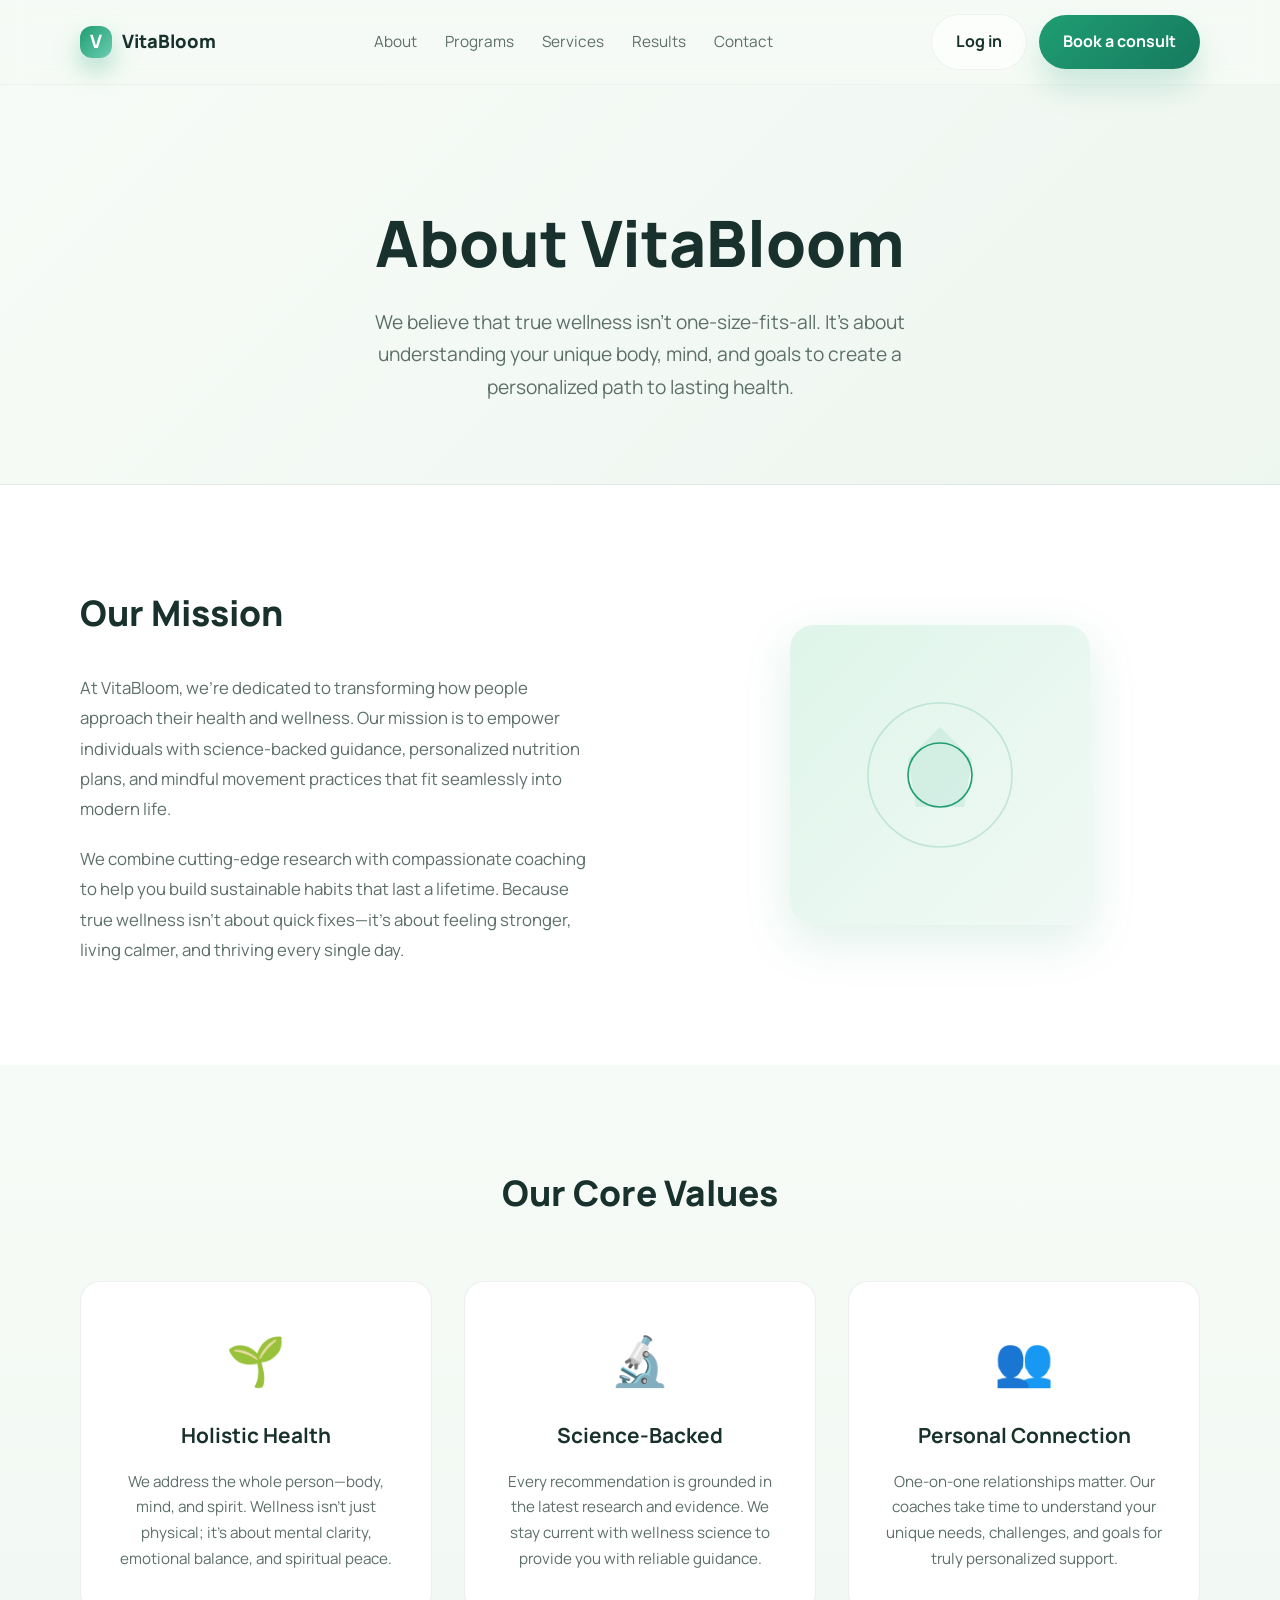
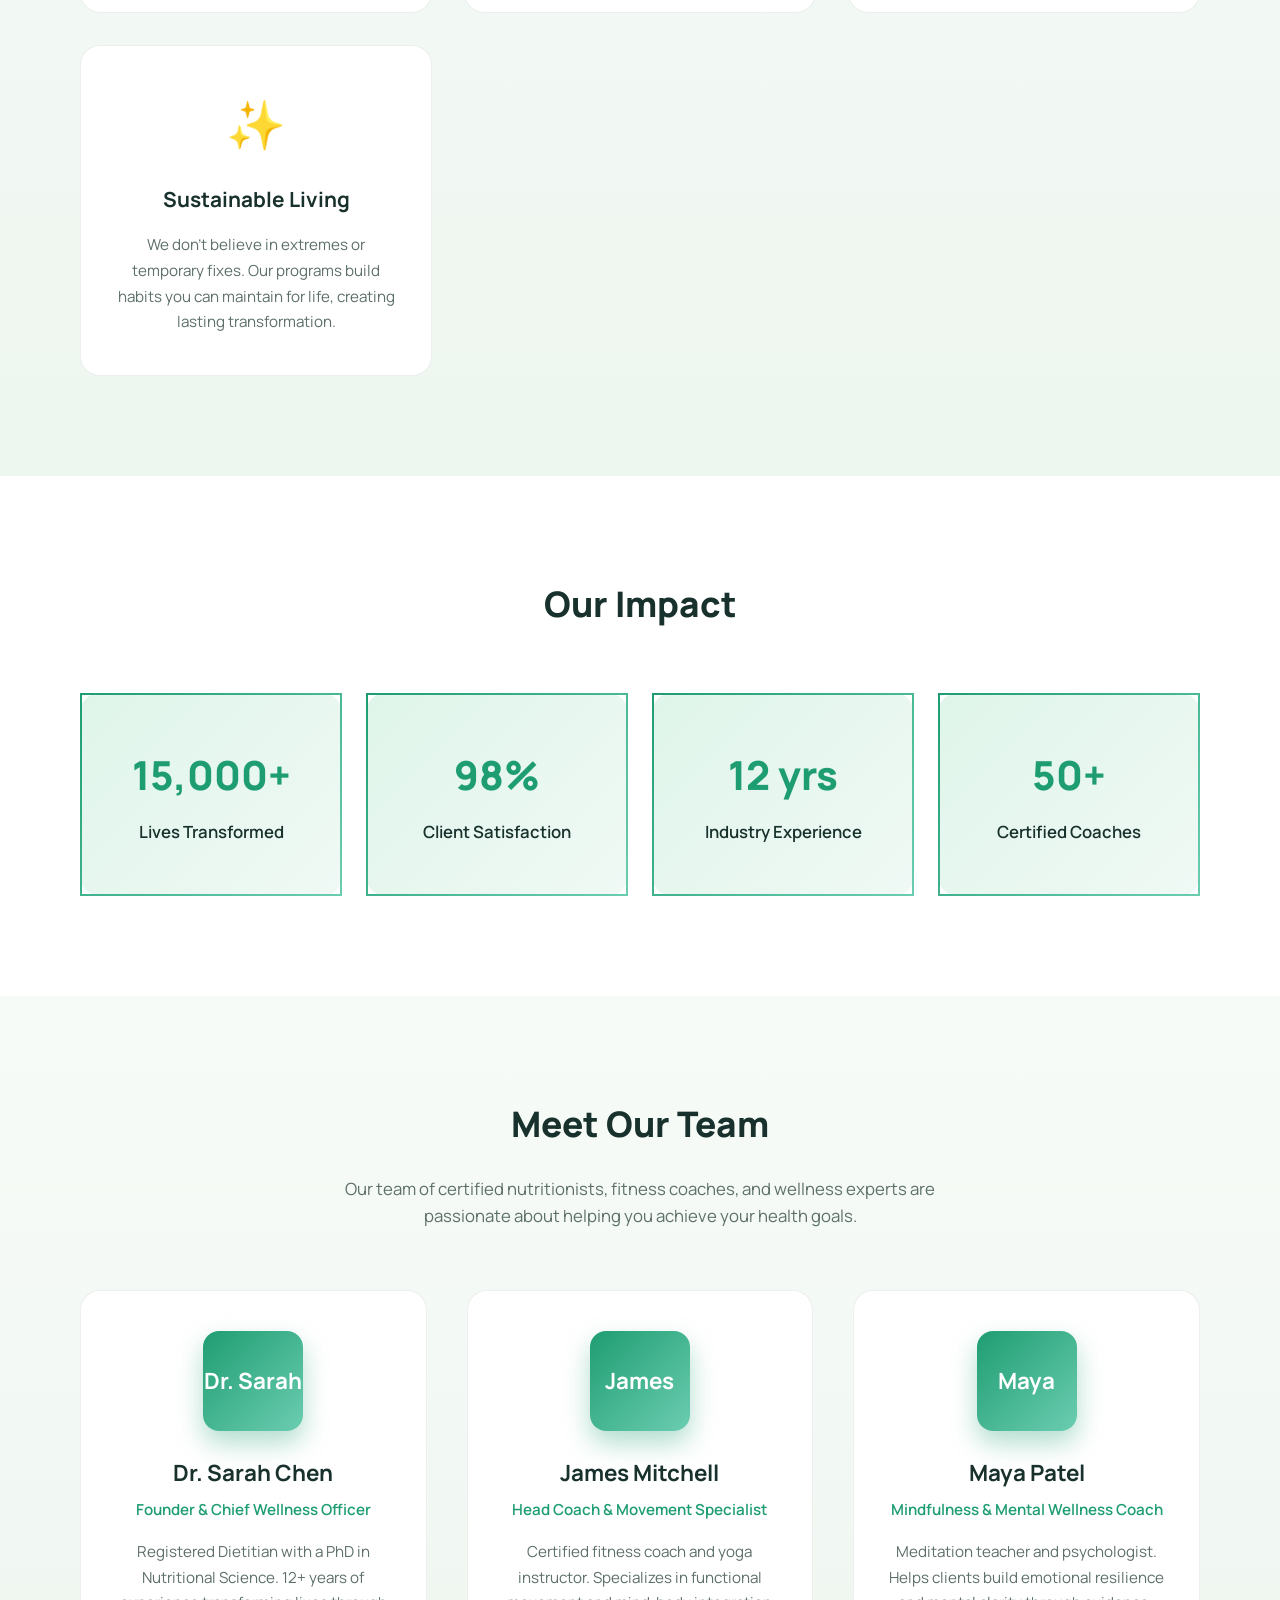
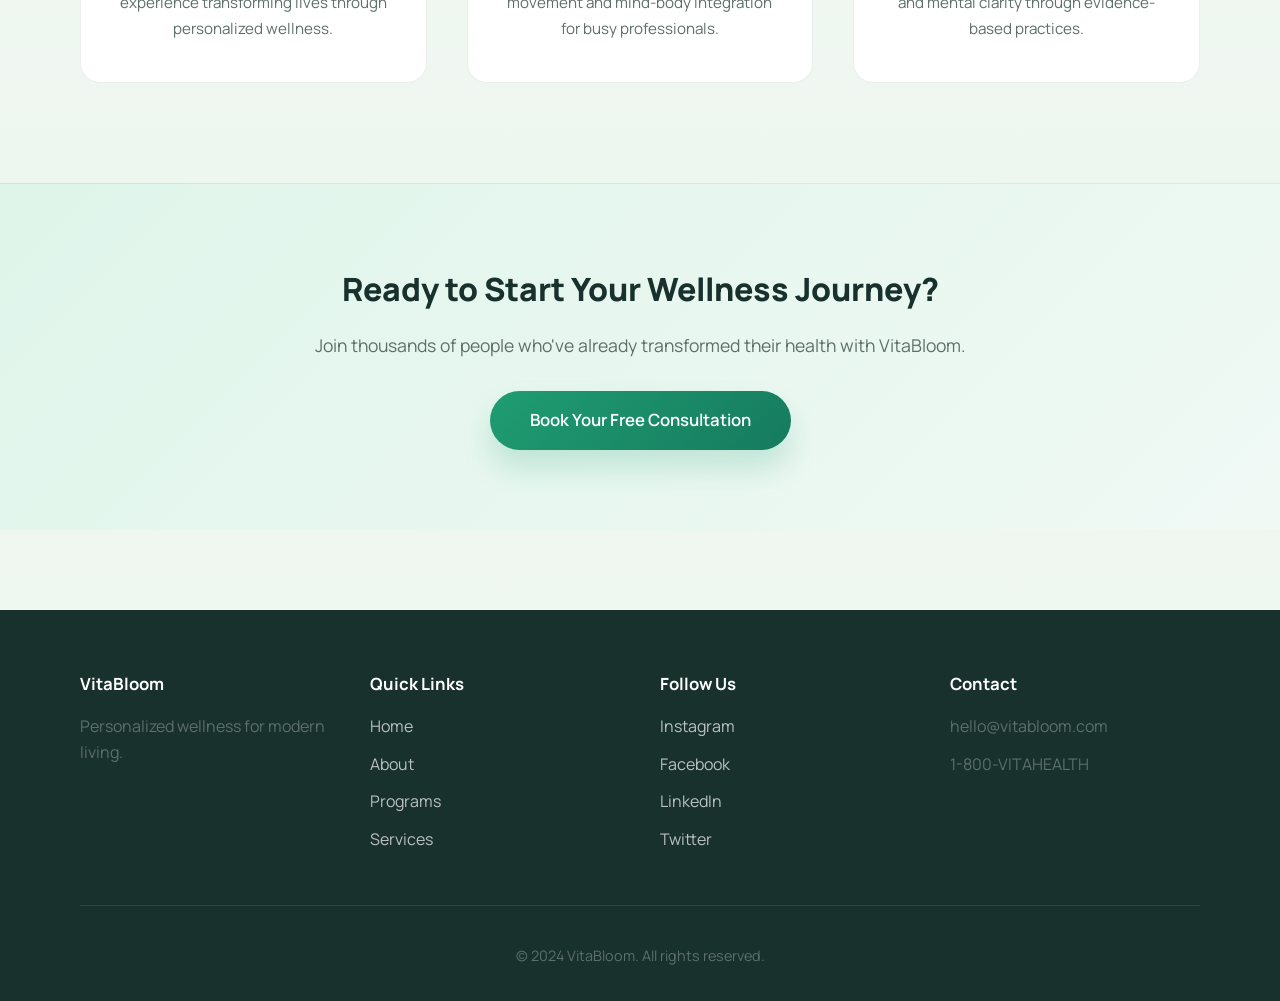
<file: about.html>
<!DOCTYPE html>
<html lang="en">
  <head>
    <meta charset="UTF-8" />
    <meta name="viewport" content="width=device-width, initial-scale=1.0" />
    <title>About Us | VitaBloom | Health & Wellness</title>
    <meta
      name="description"
      content="Learn about VitaBloom's mission to transform health through personalized wellness, nutrition, and holistic care."
    />
    <link rel="preconnect" href="https://fonts.googleapis.com" />
    <link rel="preconnect" href="https://fonts.gstatic.com" crossorigin />
    <link
      href="https://fonts.googleapis.com/css2?family=Manrope:wght@400;500;600;700;800&display=swap"
      rel="stylesheet"
    />
    <link rel="stylesheet" href="css/style.css" />
    <link rel="stylesheet" href="css/about.css" />
  </head>
  <body>
    <header class="site-header">
      <div class="container nav-bar">
        <a href="index.html" class="brand" aria-label="VitaBloom home">
          <span class="brand-mark">V</span>
          <span>VitaBloom</span>
        </a>

        <nav class="main-nav" aria-label="Main navigation">
          <a href="about.html" class="active">About</a>
          <a href="#programs">Programs</a>
          <a href="#services">Services</a>
          <a href="#results">Results</a>
          <a href="#contact">Contact</a>
        </nav>

        <div class="nav-actions">
          <a class="btn btn-light" href="#login">Log in</a>
          <a class="btn btn-primary" href="#consult">Book a consult</a>
        </div>
      </div>
    </header>

    <main>
      <!-- About Hero Section -->
      <section class="about-hero">
        <div class="container about-hero-content">
          <h1>About VitaBloom</h1>
          <p class="lead">
            We believe that true wellness isn't one-size-fits-all. It's about understanding
            your unique body, mind, and goals to create a personalized path to lasting health.
          </p>
        </div>
      </section>

      <!-- Mission Section -->
      <section class="mission">
        <div class="container">
          <div class="mission-grid">
            <div class="mission-content">
              <h2>Our Mission</h2>
              <p>
                At VitaBloom, we're dedicated to transforming how people approach their health
                and wellness. Our mission is to empower individuals with science-backed guidance,
                personalized nutrition plans, and mindful movement practices that fit seamlessly
                into modern life.
              </p>
              <p>
                We combine cutting-edge research with compassionate coaching to help you build
                sustainable habits that last a lifetime. Because true wellness isn't about quick
                fixes—it's about feeling stronger, living calmer, and thriving every single day.
              </p>
            </div>
            <div class="mission-visual">
              <div class="visual-box">
                <svg viewBox="0 0 200 200" class="icon-large">
                  <circle cx="100" cy="100" r="90" fill="none" stroke="currentColor" stroke-width="2" opacity="0.2"/>
                  <path d="M100 40 L140 80 L130 140 L70 140 L60 80 Z" fill="currentColor" opacity="0.1"/>
                  <circle cx="100" cy="100" r="40" fill="none" stroke="currentColor" stroke-width="2"/>
                </svg>
              </div>
            </div>
          </div>
        </div>
      </section>

      <!-- Values Section -->
      <section class="values">
        <div class="container">
          <h2>Our Core Values</h2>
          <div class="values-grid">
            <div class="value-card">
              <div class="value-icon">🌱</div>
              <h3>Holistic Health</h3>
              <p>
                We address the whole person—body, mind, and spirit. Wellness isn't just physical;
                it's about mental clarity, emotional balance, and spiritual peace.
              </p>
            </div>
            <div class="value-card">
              <div class="value-icon">🔬</div>
              <h3>Science-Backed</h3>
              <p>
                Every recommendation is grounded in the latest research and evidence. We stay
                current with wellness science to provide you with reliable guidance.
              </p>
            </div>
            <div class="value-card">
              <div class="value-icon">👥</div>
              <h3>Personal Connection</h3>
              <p>
                One-on-one relationships matter. Our coaches take time to understand your unique
                needs, challenges, and goals for truly personalized support.
              </p>
            </div>
            <div class="value-card">
              <div class="value-icon">✨</div>
              <h3>Sustainable Living</h3>
              <p>
                We don't believe in extremes or temporary fixes. Our programs build habits you can
                maintain for life, creating lasting transformation.
              </p>
            </div>
          </div>
        </div>
      </section>

      <!-- Impact Section -->
      <section class="impact">
        <div class="container">
          <h2>Our Impact</h2>
          <div class="stats-grid">
            <div class="stat-card">
              <div class="stat-number">15,000+</div>
              <p>Lives Transformed</p>
            </div>
            <div class="stat-card">
              <div class="stat-number">98%</div>
              <p>Client Satisfaction</p>
            </div>
            <div class="stat-card">
              <div class="stat-number">12 yrs</div>
              <p>Industry Experience</p>
            </div>
            <div class="stat-card">
              <div class="stat-number">50+</div>
              <p>Certified Coaches</p>
            </div>
          </div>
        </div>
      </section>

      <!-- Team Section -->
      <section class="team">
        <div class="container">
          <h2>Meet Our Team</h2>
          <p class="section-intro">
            Our team of certified nutritionists, fitness coaches, and wellness experts are
            passionate about helping you achieve your health goals.
          </p>
          <div class="team-grid">
            <div class="team-member">
              <div class="member-avatar">Dr. Sarah</div>
              <h3>Dr. Sarah Chen</h3>
              <p class="member-role">Founder & Chief Wellness Officer</p>
              <p class="member-bio">
                Registered Dietitian with a PhD in Nutritional Science. 12+ years of experience
                transforming lives through personalized wellness.
              </p>
            </div>
            <div class="team-member">
              <div class="member-avatar">James</div>
              <h3>James Mitchell</h3>
              <p class="member-role">Head Coach & Movement Specialist</p>
              <p class="member-bio">
                Certified fitness coach and yoga instructor. Specializes in functional movement
                and mind-body integration for busy professionals.
              </p>
            </div>
            <div class="team-member">
              <div class="member-avatar">Maya</div>
              <h3>Maya Patel</h3>
              <p class="member-role">Mindfulness & Mental Wellness Coach</p>
              <p class="member-bio">
                Meditation teacher and psychologist. Helps clients build emotional resilience
                and mental clarity through evidence-based practices.
              </p>
            </div>
          </div>
        </div>
      </section>

      <!-- CTA Section -->
      <section class="cta-about">
        <div class="container">
          <h2>Ready to Start Your Wellness Journey?</h2>
          <p>
            Join thousands of people who've already transformed their health with VitaBloom.
          </p>
          <a href="#consult" class="btn btn-primary btn-large">Book Your Free Consultation</a>
        </div>
      </section>
    </main>

    <footer class="site-footer">
      <div class="container">
        <div class="footer-grid">
          <div class="footer-col">
            <h4>VitaBloom</h4>
            <p>Personalized wellness for modern living.</p>
          </div>
          <div class="footer-col">
            <h4>Quick Links</h4>
            <ul>
              <li><a href="index.html">Home</a></li>
              <li><a href="about.html">About</a></li>
              <li><a href="#programs">Programs</a></li>
              <li><a href="#services">Services</a></li>
            </ul>
          </div>
          <div class="footer-col">
            <h4>Follow Us</h4>
            <ul>
              <li><a href="#">Instagram</a></li>
              <li><a href="#">Facebook</a></li>
              <li><a href="#">LinkedIn</a></li>
              <li><a href="#">Twitter</a></li>
            </ul>
          </div>
          <div class="footer-col">
            <h4>Contact</h4>
            <p>hello@vitabloom.com</p>
            <p>1-800-VITAHEALTH</p>
          </div>
        </div>
        <div class="footer-bottom">
          <p>&copy; 2024 VitaBloom. All rights reserved.</p>
        </div>
      </div>
    </footer>
  </body>
</html>
</file>
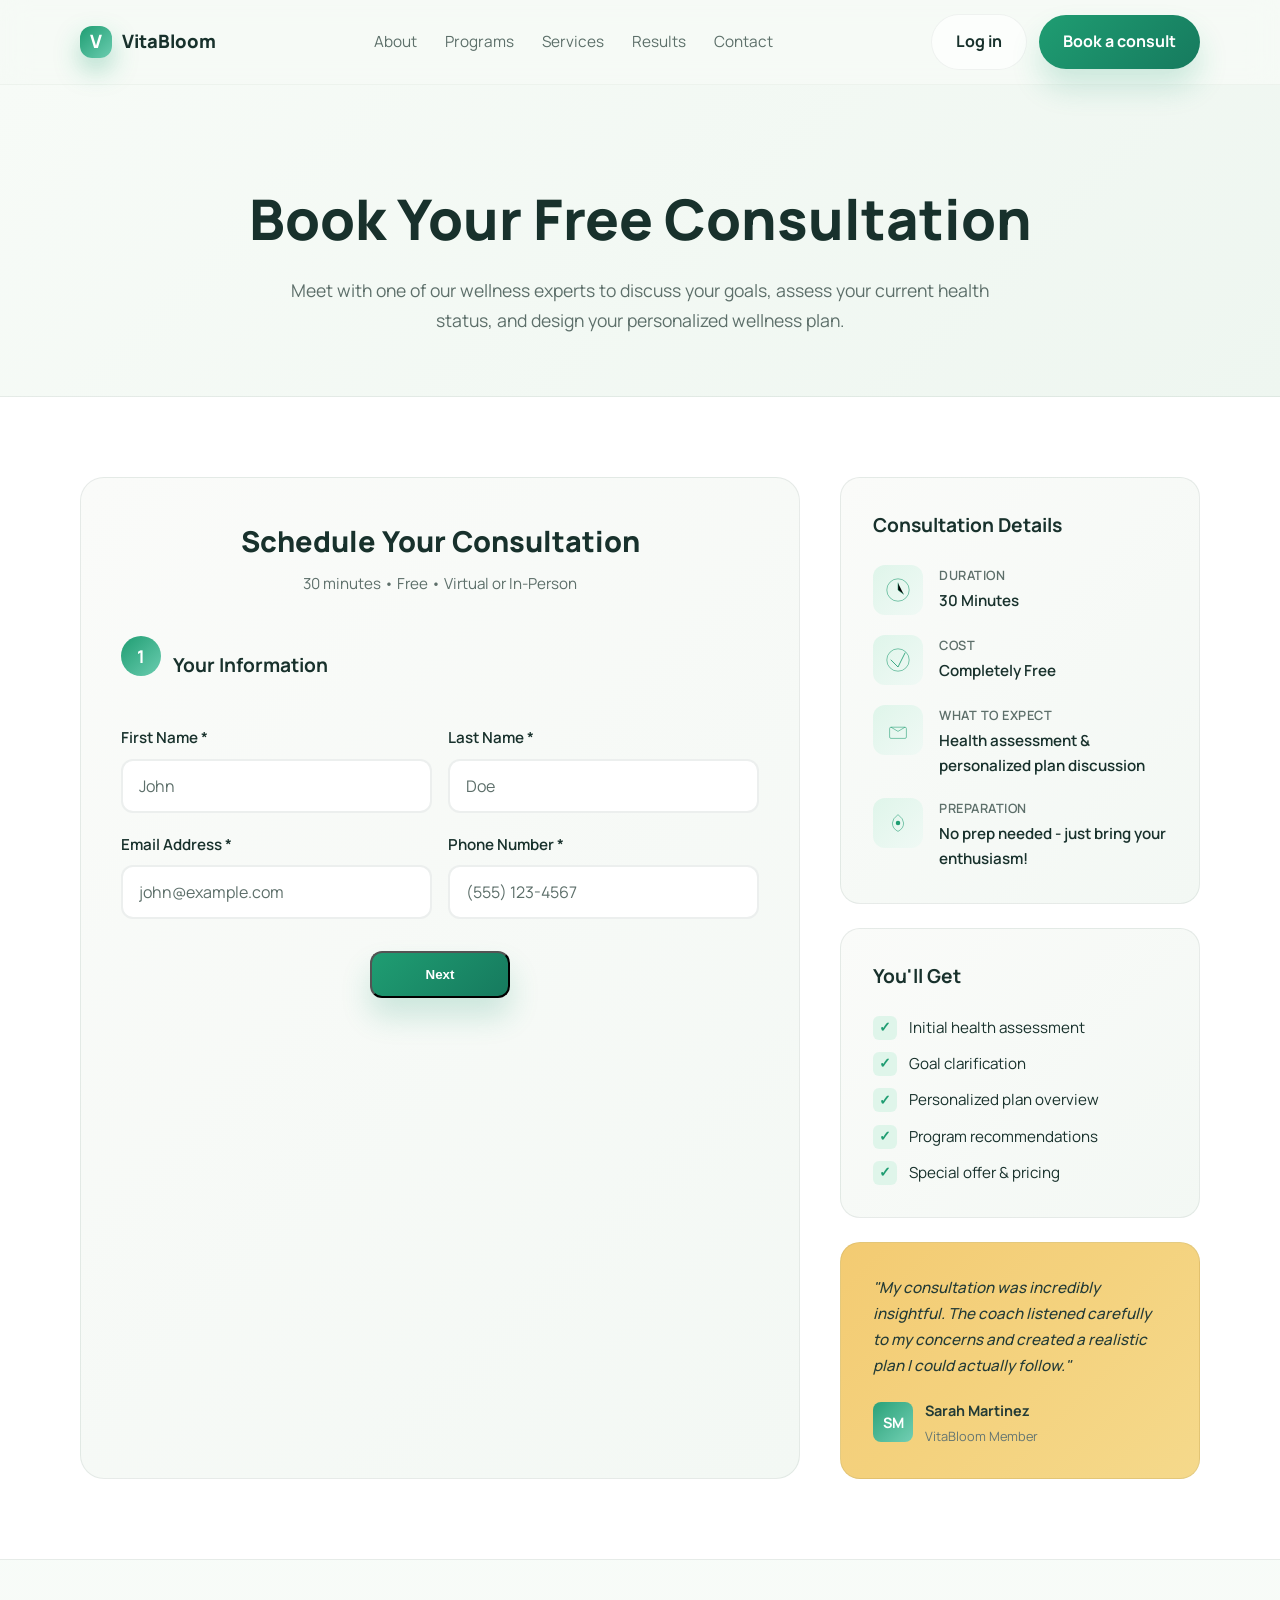
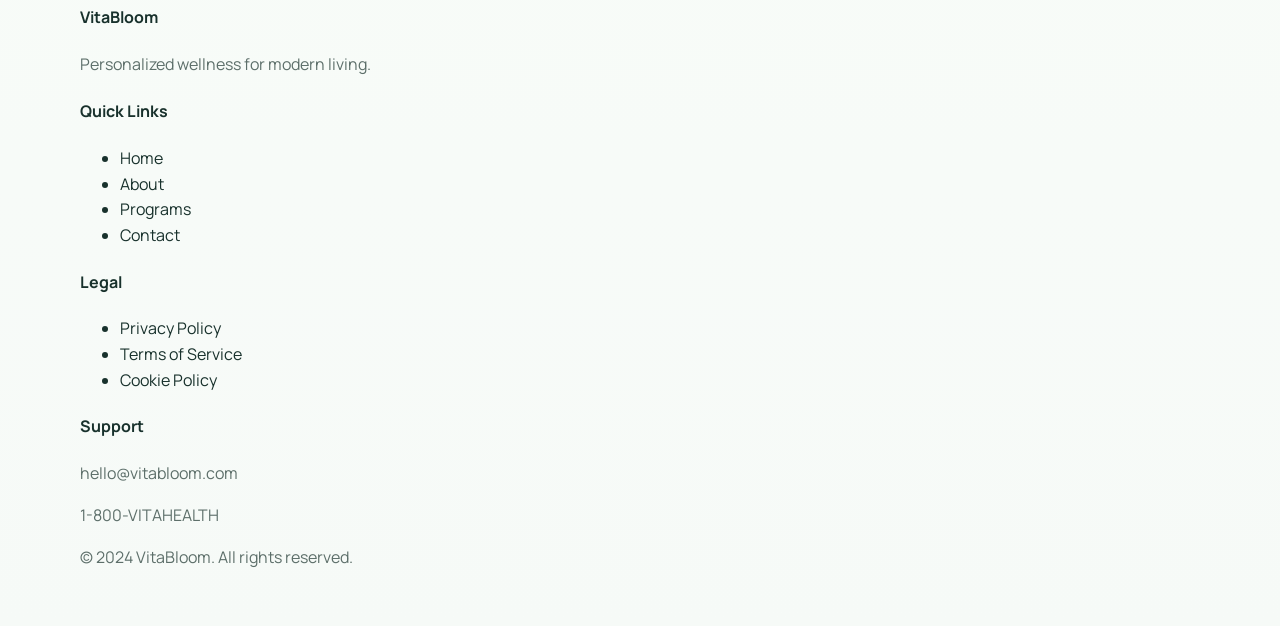
<file: book-consult.html>
<!DOCTYPE html>
<html lang="en">
  <head>
    <meta charset="UTF-8" />
    <meta name="viewport" content="width=device-width, initial-scale=1.0" />
    <title>Book a Consultation | VitaBloom | Health & Wellness</title>
    <meta
      name="description"
      content="Schedule your free consultation with VitaBloom to discuss your wellness goals and find the perfect program for you."
    />
    <link rel="preconnect" href="https://fonts.googleapis.com" />
    <link rel="preconnect" href="https://fonts.gstatic.com" crossorigin />
    <link
      href="https://fonts.googleapis.com/css2?family=Manrope:wght@400;500;600;700;800&display=swap"
      rel="stylesheet"
    />
    <link rel="stylesheet" href="css/style.css" />
    <link rel="stylesheet" href="css/booking.css" />
  </head>
  <body>
    <header class="site-header">
      <div class="container nav-bar">
        <a href="index.html" class="brand" aria-label="VitaBloom home">
          <span class="brand-mark">V</span>
          <span>VitaBloom</span>
        </a>

        <nav class="main-nav" aria-label="Main navigation">
          <a href="about.html">About</a>
          <a href="programs.html">Programs</a>
          <a href="services.html">Services</a>
          <a href="#results">Results</a>
          <a href="contact.html">Contact</a>
        </nav>

        <div class="nav-actions">
          <a class="btn btn-light" href="login.html">Log in</a>
          <a class="btn btn-primary" href="book-consult.html">Book a consult</a>
        </div>
      </div>
    </header>

    <main class="booking-main">
      <!-- Booking Hero -->
      <section class="booking-hero">
        <div class="container booking-hero-content">
          <h1>Book Your Free Consultation</h1>
          <p class="lead">
            Meet with one of our wellness experts to discuss your goals, assess your current
            health status, and design your personalized wellness plan.
          </p>
        </div>
      </section>

      <!-- Booking Container -->
      <section class="booking-section">
        <div class="container">
          <div class="booking-wrapper">
            <!-- Booking Form -->
            <div class="booking-form-container">
              <div class="form-header">
                <h2>Schedule Your Consultation</h2>
                <p>30 minutes • Free • Virtual or In-Person</p>
              </div>

              <form class="booking-form" action="#" method="POST">
                <!-- Step 1: Personal Information -->
                <div class="form-section active" id="step1">
                  <div class="step-indicator">
                    <div class="step-number">1</div>
                    <div class="step-title">Your Information</div>
                  </div>

                  <div class="form-row">
                    <div class="form-group">
                      <label for="first-name">First Name *</label>
                      <input 
                        type="text" 
                        id="first-name" 
                        name="first-name" 
                        placeholder="John" 
                        required
                      />
                    </div>
                    <div class="form-group">
                      <label for="last-name">Last Name *</label>
                      <input 
                        type="text" 
                        id="last-name" 
                        name="last-name" 
                        placeholder="Doe" 
                        required
                      />
                    </div>
                  </div>

                  <div class="form-row">
                    <div class="form-group">
                      <label for="email">Email Address *</label>
                      <input 
                        type="email" 
                        id="email" 
                        name="email" 
                        placeholder="john@example.com" 
                        required
                      />
                    </div>
                    <div class="form-group">
                      <label for="phone">Phone Number *</label>
                      <input 
                        type="tel" 
                        id="phone" 
                        name="phone" 
                        placeholder="(555) 123-4567" 
                        required
                      />
                    </div>
                  </div>

                  <div class="form-navigation">
                    <button type="button" class="btn btn-primary" onclick="nextStep()">Next</button>
                  </div>
                </div>

                <!-- Step 2: Health Goals -->
                <div class="form-section" id="step2">
                  <div class="step-indicator">
                    <div class="step-number">2</div>
                    <div class="step-title">Your Goals</div>
                  </div>

                  <div class="form-group">
                    <label>What are your primary wellness goals? *</label>
                    <div class="checkbox-group">
                      <label class="checkbox-label">
                        <input type="checkbox" name="goals" value="weight-loss" />
                        Weight Loss & Body Composition
                      </label>
                      <label class="checkbox-label">
                        <input type="checkbox" name="goals" value="strength" />
                        Build Strength & Muscle
                      </label>
                      <label class="checkbox-label">
                        <input type="checkbox" name="goals" value="energy" />
                        Increase Energy & Vitality
                      </label>
                      <label class="checkbox-label">
                        <input type="checkbox" name="goals" value="stress" />
                        Reduce Stress & Anxiety
                      </label>
                      <label class="checkbox-label">
                        <input type="checkbox" name="goals" value="nutrition" />
                        Better Nutrition & Eating Habits
                      </label>
                      <label class="checkbox-label">
                        <input type="checkbox" name="goals" value="mindfulness" />
                        Mindfulness & Mental Health
                      </label>
                    </div>
                  </div>

                  <div class="form-group">
                    <label for="experience">Current Fitness Experience *</label>
                    <select id="experience" name="experience" required>
                      <option value="">Select your experience level</option>
                      <option value="beginner">Beginner - New to fitness</option>
                      <option value="intermediate">Intermediate - Some experience</option>
                      <option value="advanced">Advanced - Regular workouts</option>
                      <option value="athlete">Athlete - Competitive level</option>
                    </select>
                  </div>

                  <div class="form-navigation">
                    <button type="button" class="btn btn-outline" onclick="prevStep()">Back</button>
                    <button type="button" class="btn btn-primary" onclick="nextStep()">Next</button>
                  </div>
                </div>

                <!-- Step 3: Consultation Type & Timing -->
                <div class="form-section" id="step3">
                  <div class="step-indicator">
                    <div class="step-number">3</div>
                    <div class="step-title">Schedule</div>
                  </div>

                  <div class="form-group">
                    <label>Preferred Consultation Type *</label>
                    <div class="radio-group">
                      <label class="radio-label">
                        <input type="radio" name="consultation-type" value="virtual" checked />
                        <span class="radio-content">
                          <span class="radio-title">Virtual (Video Call)</span>
                          <span class="radio-desc">Meet via Zoom from anywhere</span>
                        </span>
                      </label>
                      <label class="radio-label">
                        <input type="radio" name="consultation-type" value="phone" />
                        <span class="radio-content">
                          <span class="radio-title">Phone Call</span>
                          <span class="radio-desc">Quick phone consultation</span>
                        </span>
                      </label>
                      <label class="radio-label">
                        <input type="radio" name="consultation-type" value="in-person" />
                        <span class="radio-content">
                          <span class="radio-title">In-Person</span>
                          <span class="radio-desc">Visit one of our offices</span>
                        </span>
                      </label>
                    </div>
                  </div>

                  <div class="form-group">
                    <label for="preferred-date">Preferred Date *</label>
                    <input 
                      type="date" 
                      id="preferred-date" 
                      name="preferred-date" 
                      required
                    />
                  </div>

                  <div class="form-group">
                    <label for="preferred-time">Preferred Time *</label>
                    <select id="preferred-time" name="preferred-time" required>
                      <option value="">Select a time</option>
                      <option value="09:00">9:00 AM</option>
                      <option value="09:30">9:30 AM</option>
                      <option value="10:00">10:00 AM</option>
                      <option value="10:30">10:30 AM</option>
                      <option value="11:00">11:00 AM</option>
                      <option value="11:30">11:30 AM</option>
                      <option value="14:00">2:00 PM</option>
                      <option value="14:30">2:30 PM</option>
                      <option value="15:00">3:00 PM</option>
                      <option value="15:30">3:30 PM</option>
                      <option value="16:00">4:00 PM</option>
                      <option value="16:30">4:30 PM</option>
                    </select>
                  </div>

                  <div class="form-navigation">
                    <button type="button" class="btn btn-outline" onclick="prevStep()">Back</button>
                    <button type="button" class="btn btn-primary" onclick="nextStep()">Next</button>
                  </div>
                </div>

                <!-- Step 4: Additional Information -->
                <div class="form-section" id="step4">
                  <div class="step-indicator">
                    <div class="step-number">4</div>
                    <div class="step-title">Additional Info</div>
                  </div>

                  <div class="form-group">
                    <label for="medical">Any Medical Conditions or Injuries? *</label>
                    <textarea 
                      id="medical" 
                      name="medical" 
                      rows="4" 
                      placeholder="e.g., back pain, diabetes, allergies..."
                      required
                    ></textarea>
                  </div>

                  <div class="form-group">
                    <label for="additional">Additional Questions or Comments?</label>
                    <textarea 
                      id="additional" 
                      name="additional" 
                      rows="4" 
                      placeholder="Tell us anything else we should know..."
                    ></textarea>
                  </div>

                  <div class="form-group checkbox">
                    <input 
                      type="checkbox" 
                      id="agree" 
                      name="agree" 
                      required
                    />
                    <label for="agree">
                      I agree to the <a href="#">terms of service</a> and <a href="#">privacy policy</a>
                    </label>
                  </div>

                  <div class="form-navigation">
                    <button type="button" class="btn btn-outline" onclick="prevStep()">Back</button>
                    <button type="submit" class="btn btn-primary btn-large">Confirm Booking</button>
                  </div>
                </div>
              </form>
            </div>

            <!-- Booking Sidebar -->
            <div class="booking-sidebar">
              <div class="booking-info">
                <h3>Consultation Details</h3>
                
                <div class="info-item">
                  <div class="info-icon">
                    <svg viewBox="0 0 100 100" xmlns="http://www.w3.org/2000/svg">
                      <circle cx="50" cy="50" r="40" fill="none" stroke="currentColor" stroke-width="2"/>
                      <path d="M50 25 L50 50 L70 65" stroke="currentColor" stroke-width="2" stroke-linecap="round"/>
                    </svg>
                  </div>
                  <div>
                    <p class="info-label">Duration</p>
                    <p class="info-value">30 Minutes</p>
                  </div>
                </div>

                <div class="info-item">
                  <div class="info-icon">
                    <svg viewBox="0 0 100 100" xmlns="http://www.w3.org/2000/svg">
                      <circle cx="50" cy="50" r="40" fill="none" stroke="currentColor" stroke-width="2"/>
                      <path d="M25 50 L50 75 L75 25" stroke="currentColor" stroke-width="3" fill="none" stroke-linecap="round"/>
                    </svg>
                  </div>
                  <div>
                    <p class="info-label">Cost</p>
                    <p class="info-value">Completely Free</p>
                  </div>
                </div>

                <div class="info-item">
                  <div class="info-icon">
                    <svg viewBox="0 0 100 100" xmlns="http://www.w3.org/2000/svg">
                      <path d="M25 40 L75 40 Q80 40 80 45 L80 75 Q80 80 75 80 L25 80 Q20 80 20 75 L20 45 Q20 40 25 40" fill="none" stroke="currentColor" stroke-width="2"/>
                      <path d="M25 40 L50 55 L75 40" stroke="currentColor" stroke-width="2" fill="none"/>
                    </svg>
                  </div>
                  <div>
                    <p class="info-label">What to Expect</p>
                    <p class="info-value">Health assessment & personalized plan discussion</p>
                  </div>
                </div>

                <div class="info-item">
                  <div class="info-icon">
                    <svg viewBox="0 0 100 100" xmlns="http://www.w3.org/2000/svg">
                      <path d="M50 20 Q70 35 70 50 Q70 70 50 80 Q30 70 30 50 Q30 35 50 20" fill="none" stroke="currentColor" stroke-width="2"/>
                      <circle cx="50" cy="50" r="8" fill="currentColor"/>
                    </svg>
                  </div>
                  <div>
                    <p class="info-label">Preparation</p>
                    <p class="info-value">No prep needed - just bring your enthusiasm!</p>
                  </div>
                </div>
              </div>

              <div class="booking-benefits">
                <h3>You'll Get</h3>
                <ul>
                  <li>Initial health assessment</li>
                  <li>Goal clarification</li>
                  <li>Personalized plan overview</li>
                  <li>Program recommendations</li>
                  <li>Special offer & pricing</li>
                </ul>
              </div>

              <div class="booking-testimonial">
                <p class="testimonial-text">
                  "My consultation was incredibly insightful. The coach listened carefully to my concerns and created a realistic plan I could actually follow."
                </p>
                <div class="testimonial-author">
                  <div class="avatar">SM</div>
                  <div>
                    <p class="author-name">Sarah Martinez</p>
                    <p class="author-role">VitaBloom Member</p>
                  </div>
                </div>
              </div>
            </div>
          </div>
        </div>
      </section>
    </main>

    <footer class="site-footer">
      <div class="container">
        <div class="footer-grid">
          <div class="footer-col">
            <h4>VitaBloom</h4>
            <p>Personalized wellness for modern living.</p>
          </div>
          <div class="footer-col">
            <h4>Quick Links</h4>
            <ul>
              <li><a href="index.html">Home</a></li>
              <li><a href="about.html">About</a></li>
              <li><a href="programs.html">Programs</a></li>
              <li><a href="contact.html">Contact</a></li>
            </ul>
          </div>
          <div class="footer-col">
            <h4>Legal</h4>
            <ul>
              <li><a href="#">Privacy Policy</a></li>
              <li><a href="#">Terms of Service</a></li>
              <li><a href="#">Cookie Policy</a></li>
            </ul>
          </div>
          <div class="footer-col">
            <h4>Support</h4>
            <p>hello@vitabloom.com</p>
            <p>1-800-VITAHEALTH</p>
          </div>
        </div>
        <div class="footer-bottom">
          <p>&copy; 2024 VitaBloom. All rights reserved.</p>
        </div>
      </div>
    </footer>
  </body>

  <script>
    function nextStep() {
      const currentStep = document.querySelector('.form-section.active');
      const nextStepId = 'step' + (parseInt(currentStep.id.replace('step', '')) + 1);
      const nextStep = document.getElementById(nextStepId);
      
      if (nextStep) {
        currentStep.classList.remove('active');
        nextStep.classList.add('active');
        window.scrollTo({ top: 0, behavior: 'smooth' });
      }
    }

    function prevStep() {
      const currentStep = document.querySelector('.form-section.active');
      const prevStepId = 'step' + (parseInt(currentStep.id.replace('step', '')) - 1);
      const prevStep = document.getElementById(prevStepId);
      
      if (prevStep) {
        currentStep.classList.remove('active');
        prevStep.classList.add('active');
        window.scrollTo({ top: 0, behavior: 'smooth' });
      }
    }

    // Form submission
    document.querySelector('.booking-form').addEventListener('submit', function(e) {
      e.preventDefault();
      alert('Thank you for booking your consultation! We will contact you soon to confirm.');
      this.reset();
    });
  </script>
</html>
</file>
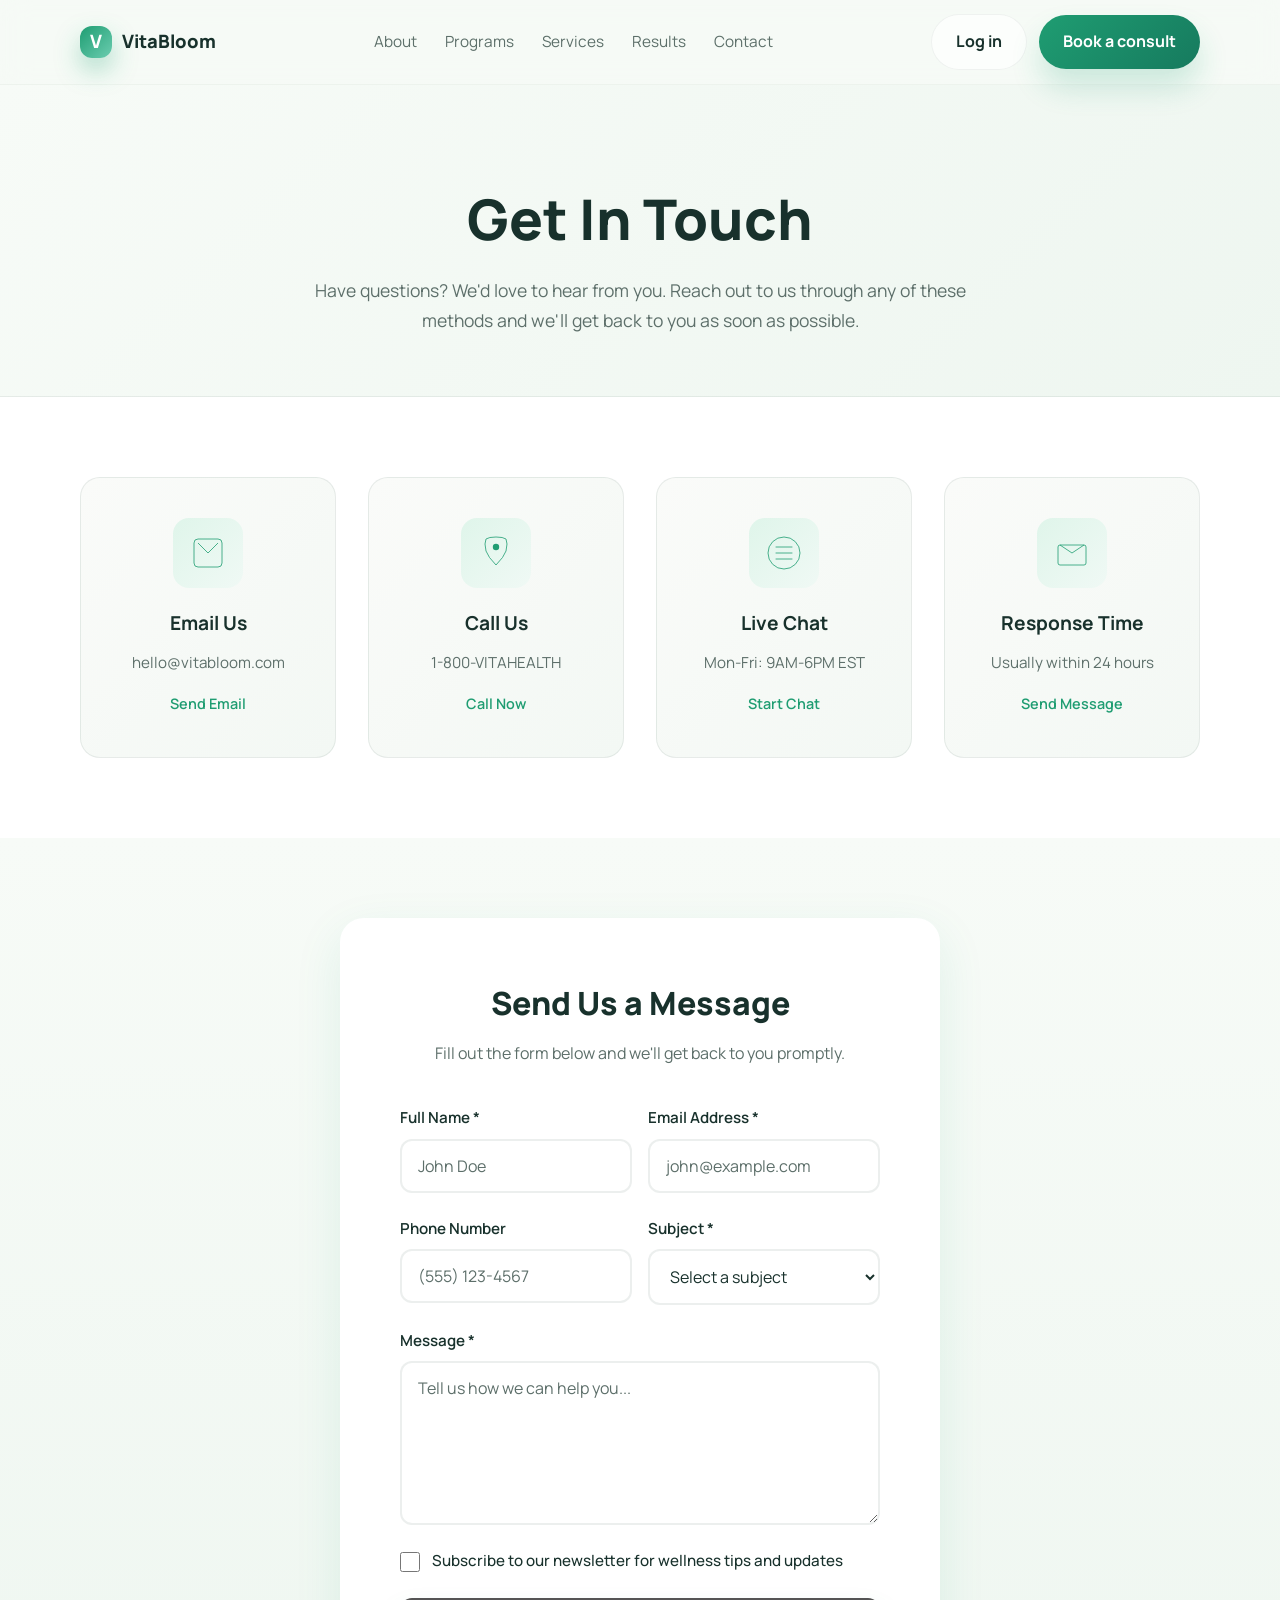
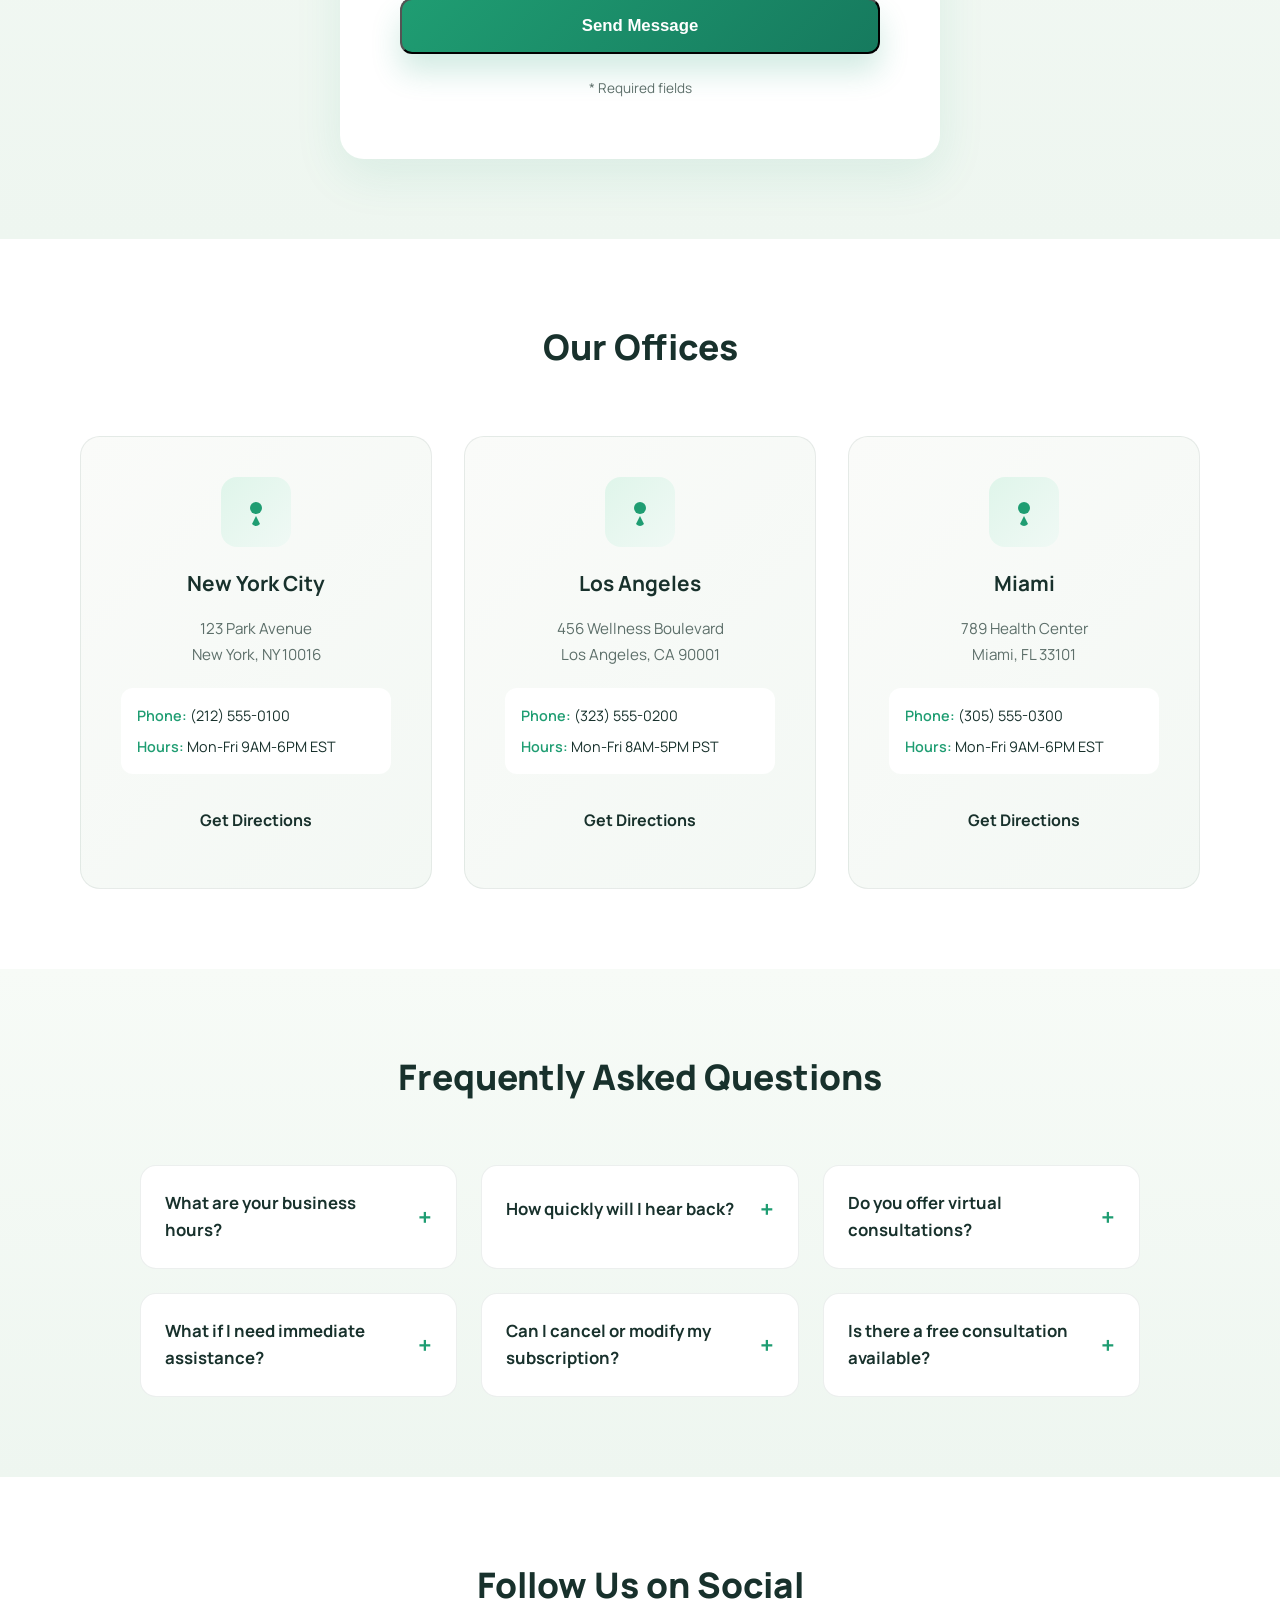
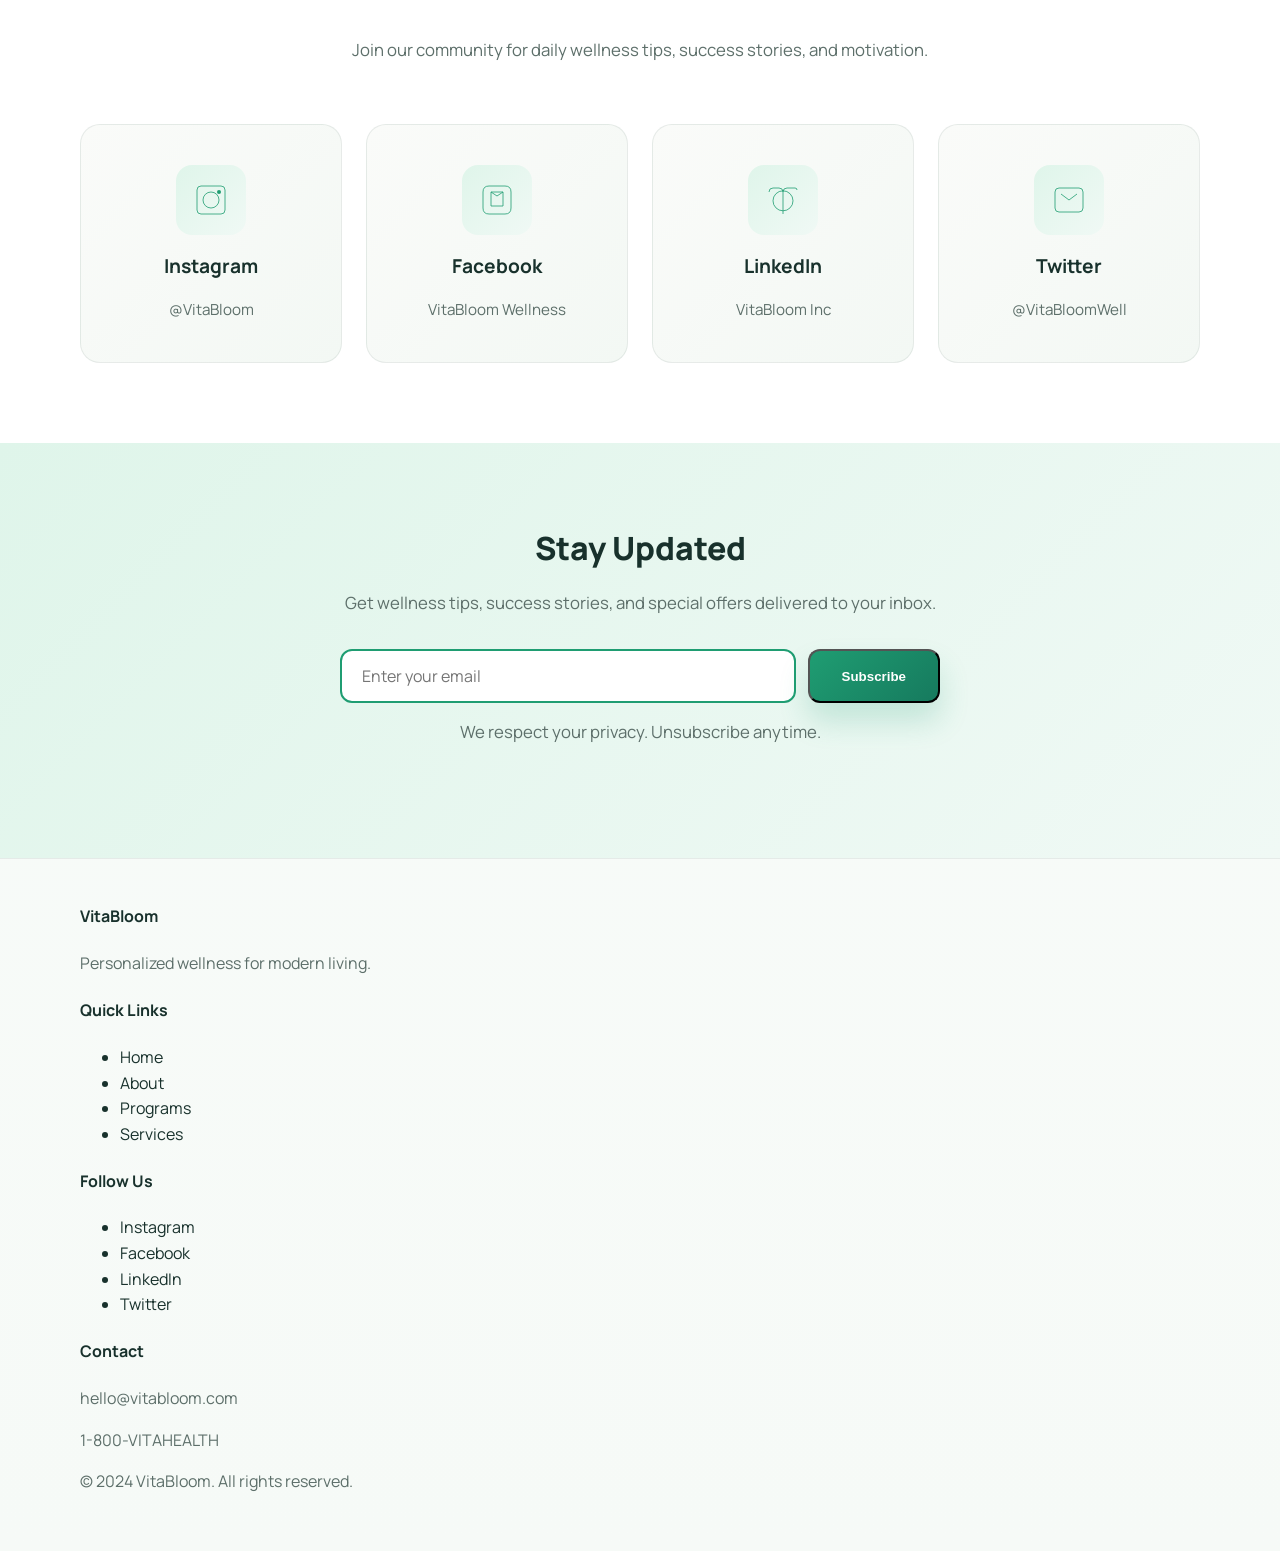
<file: contact.html>
<!DOCTYPE html>
<html lang="en">
  <head>
    <meta charset="UTF-8" />
    <meta name="viewport" content="width=device-width, initial-scale=1.0" />
    <title>Contact Us | VitaBloom | Health & Wellness</title>
    <meta
      name="description"
      content="Get in touch with VitaBloom. We're here to answer your questions and help you start your wellness journey."
    />
    <link rel="preconnect" href="https://fonts.googleapis.com" />
    <link rel="preconnect" href="https://fonts.gstatic.com" crossorigin />
    <link
      href="https://fonts.googleapis.com/css2?family=Manrope:wght@400;500;600;700;800&display=swap"
      rel="stylesheet"
    />
    <link rel="stylesheet" href="css/style.css" />
    <link rel="stylesheet" href="css/contact.css" />
  </head>
  <body>
    <header class="site-header">
      <div class="container nav-bar">
        <a href="index.html" class="brand" aria-label="VitaBloom home">
          <span class="brand-mark">V</span>
          <span>VitaBloom</span>
        </a>

        <nav class="main-nav" aria-label="Main navigation">
          <a href="about.html">About</a>
          <a href="programs.html">Programs</a>
          <a href="services.html">Services</a>
          <a href="#results">Results</a>
          <a href="contact.html" class="active">Contact</a>
        </nav>

        <div class="nav-actions">
          <a class="btn btn-light" href="#login">Log in</a>
          <a class="btn btn-primary" href="#consult">Book a consult</a>
        </div>
      </div>
    </header>

    <main>
      <!-- Contact Hero Section -->
      <section class="contact-hero">
        <div class="container contact-hero-content">
          <h1>Get In Touch</h1>
          <p class="lead">
            Have questions? We'd love to hear from you. Reach out to us through any of these
            methods and we'll get back to you as soon as possible.
          </p>
        </div>
      </section>

      <!-- Quick Contact Methods -->
      <section class="quick-contact">
        <div class="container">
          <div class="contact-methods-grid">
            <div class="contact-method">
              <div class="method-icon">
                <svg viewBox="0 0 100 100" xmlns="http://www.w3.org/2000/svg">
                  <path d="M25 15 L75 15 Q85 15 85 25 L85 75 Q85 85 75 85 L25 85 Q15 85 15 75 L15 25 Q15 15 25 15" fill="none" stroke="currentColor" stroke-width="2"/>
                  <path d="M25 25 L50 50 L75 25" stroke="currentColor" stroke-width="2" fill="none" stroke-linejoin="round"/>
                </svg>
              </div>
              <h3>Email Us</h3>
              <p>hello@vitabloom.com</p>
              <a href="mailto:hello@vitabloom.com" class="contact-link">Send Email</a>
            </div>

            <div class="contact-method">
              <div class="method-icon">
                <svg viewBox="0 0 100 100" xmlns="http://www.w3.org/2000/svg">
                  <path d="M25 15 Q20 25 25 45 Q30 60 50 80 Q70 60 75 45 Q80 25 75 15 Q68 10 50 10 Q32 10 25 15 Z" fill="none" stroke="currentColor" stroke-width="2"/>
                  <circle cx="50" cy="35" r="8" fill="currentColor"/>
                </svg>
              </div>
              <h3>Call Us</h3>
              <p>1-800-VITAHEALTH</p>
              <a href="tel:1-800-8482-4325" class="contact-link">Call Now</a>
            </div>

            <div class="contact-method">
              <div class="method-icon">
                <svg viewBox="0 0 100 100" xmlns="http://www.w3.org/2000/svg">
                  <circle cx="50" cy="50" r="40" fill="none" stroke="currentColor" stroke-width="2"/>
                  <path d="M30 35 L70 35 M30 50 L70 50 M30 65 L70 65" stroke="currentColor" stroke-width="2" stroke-linecap="round"/>
                </svg>
              </div>
              <h3>Live Chat</h3>
              <p>Mon-Fri: 9AM-6PM EST</p>
              <a href="#" class="contact-link">Start Chat</a>
            </div>

            <div class="contact-method">
              <div class="method-icon">
                <svg viewBox="0 0 100 100" xmlns="http://www.w3.org/2000/svg">
                  <path d="M20 30 L80 30 Q85 30 85 35 L85 75 Q85 80 80 80 L20 80 Q15 80 15 75 L15 35 Q15 30 20 30" fill="none" stroke="currentColor" stroke-width="2"/>
                  <path d="M50 50 L20 30 M50 50 L80 30" stroke="currentColor" stroke-width="2" fill="none"/>
                </svg>
              </div>
              <h3>Response Time</h3>
              <p>Usually within 24 hours</p>
              <a href="#contact-form" class="contact-link">Send Message</a>
            </div>
          </div>
        </div>
      </section>

      <!-- Contact Form Section -->
      <section class="contact-form-section" id="contact-form">
        <div class="container">
          <div class="form-container">
            <div class="form-header">
              <h2>Send Us a Message</h2>
              <p>Fill out the form below and we'll get back to you promptly.</p>
            </div>

            <form class="contact-form" action="#" method="POST">
              <div class="form-row">
                <div class="form-group">
                  <label for="name">Full Name *</label>
                  <input 
                    type="text" 
                    id="name" 
                    name="name" 
                    placeholder="John Doe" 
                    required
                  />
                </div>
                <div class="form-group">
                  <label for="email">Email Address *</label>
                  <input 
                    type="email" 
                    id="email" 
                    name="email" 
                    placeholder="john@example.com" 
                    required
                  />
                </div>
              </div>

              <div class="form-row">
                <div class="form-group">
                  <label for="phone">Phone Number</label>
                  <input 
                    type="tel" 
                    id="phone" 
                    name="phone" 
                    placeholder="(555) 123-4567"
                  />
                </div>
                <div class="form-group">
                  <label for="subject">Subject *</label>
                  <select id="subject" name="subject" required>
                    <option value="">Select a subject</option>
                    <option value="inquiry">General Inquiry</option>
                    <option value="program">Program Information</option>
                    <option value="services">Services Question</option>
                    <option value="billing">Billing</option>
                    <option value="corporate">Corporate Wellness</option>
                    <option value="feedback">Feedback</option>
                  </select>
                </div>
              </div>

              <div class="form-group full-width">
                <label for="message">Message *</label>
                <textarea 
                  id="message" 
                  name="message" 
                  rows="6" 
                  placeholder="Tell us how we can help you..."
                  required
                ></textarea>
              </div>

              <div class="form-group checkbox">
                <input 
                  type="checkbox" 
                  id="subscribe" 
                  name="subscribe"
                />
                <label for="subscribe">
                  Subscribe to our newsletter for wellness tips and updates
                </label>
              </div>

              <button type="submit" class="btn btn-primary btn-large">Send Message</button>
              <p class="form-note">* Required fields</p>
            </form>
          </div>
        </div>
      </section>

      <!-- Office Locations Section -->
      <section class="office-locations">
        <div class="container">
          <h2>Our Offices</h2>
          <div class="locations-grid">
            <div class="location-card">
              <div class="location-icon">
                <svg viewBox="0 0 100 100" xmlns="http://www.w3.org/2000/svg">
                  <circle cx="50" cy="40" r="15" fill="currentColor"/>
                  <path d="M50 60 L40 80 Q50 90 60 80 Z" fill="currentColor"/>
                </svg>
              </div>
              <h3>New York City</h3>
              <p class="location-address">
                123 Park Avenue<br />
                New York, NY 10016
              </p>
              <div class="location-contact">
                <p><strong>Phone:</strong> (212) 555-0100</p>
                <p><strong>Hours:</strong> Mon-Fri 9AM-6PM EST</p>
              </div>
              <a href="#" class="btn btn-outline btn-small">Get Directions</a>
            </div>

            <div class="location-card">
              <div class="location-icon">
                <svg viewBox="0 0 100 100" xmlns="http://www.w3.org/2000/svg">
                  <circle cx="50" cy="40" r="15" fill="currentColor"/>
                  <path d="M50 60 L40 80 Q50 90 60 80 Z" fill="currentColor"/>
                </svg>
              </div>
              <h3>Los Angeles</h3>
              <p class="location-address">
                456 Wellness Boulevard<br />
                Los Angeles, CA 90001
              </p>
              <div class="location-contact">
                <p><strong>Phone:</strong> (323) 555-0200</p>
                <p><strong>Hours:</strong> Mon-Fri 8AM-5PM PST</p>
              </div>
              <a href="#" class="btn btn-outline btn-small">Get Directions</a>
            </div>

            <div class="location-card">
              <div class="location-icon">
                <svg viewBox="0 0 100 100" xmlns="http://www.w3.org/2000/svg">
                  <circle cx="50" cy="40" r="15" fill="currentColor"/>
                  <path d="M50 60 L40 80 Q50 90 60 80 Z" fill="currentColor"/>
                </svg>
              </div>
              <h3>Miami</h3>
              <p class="location-address">
                789 Health Center<br />
                Miami, FL 33101
              </p>
              <div class="location-contact">
                <p><strong>Phone:</strong> (305) 555-0300</p>
                <p><strong>Hours:</strong> Mon-Fri 9AM-6PM EST</p>
              </div>
              <a href="#" class="btn btn-outline btn-small">Get Directions</a>
            </div>
          </div>
        </div>
      </section>

      <!-- FAQ Section -->
      <section class="faq-contact">
        <div class="container">
          <h2>Frequently Asked Questions</h2>
          <div class="faq-grid">
            <div class="faq-item">
              <div class="faq-question">
                <h4>What are your business hours?</h4>
                <span class="faq-toggle">+</span>
              </div>
              <div class="faq-answer">
                <p>
                  Our main offices are open Monday through Friday, 9AM-6PM in their respective
                  time zones. We also offer virtual consultations outside of business hours by
                  appointment.
                </p>
              </div>
            </div>

            <div class="faq-item">
              <div class="faq-question">
                <h4>How quickly will I hear back?</h4>
                <span class="faq-toggle">+</span>
              </div>
              <div class="faq-answer">
                <p>
                  We aim to respond to all inquiries within 24 business hours. For urgent matters,
                  please call us directly at 1-800-VITAHEALTH or use our live chat feature.
                </p>
              </div>
            </div>

            <div class="faq-item">
              <div class="faq-question">
                <h4>Do you offer virtual consultations?</h4>
                <span class="faq-toggle">+</span>
              </div>
              <div class="faq-answer">
                <p>
                  Absolutely! We offer virtual consultations via video call, phone, or email for
                  your convenience. You can book a virtual appointment during our contact process.
                </p>
              </div>
            </div>

            <div class="faq-item">
              <div class="faq-question">
                <h4>What if I need immediate assistance?</h4>
                <span class="faq-toggle">+</span>
              </div>
              <div class="faq-answer">
                <p>
                  For immediate assistance, please call 1-800-VITAHEALTH or use our live chat
                  feature during business hours. Members have 24/7 priority support access.
                </p>
              </div>
            </div>

            <div class="faq-item">
              <div class="faq-question">
                <h4>Can I cancel or modify my subscription?</h4>
                <span class="faq-toggle">+</span>
              </div>
              <div class="faq-answer">
                <p>
                  Yes! You can modify or cancel your subscription anytime. Simply log into your
                  account or contact our support team and we'll process your request immediately.
                </p>
              </div>
            </div>

            <div class="faq-item">
              <div class="faq-question">
                <h4>Is there a free consultation available?</h4>
                <span class="faq-toggle">+</span>
              </div>
              <div class="faq-answer">
                <p>
                  Yes! We offer a complimentary 30-minute consultation with one of our coaches.
                  This is a great opportunity to discuss your goals and see how we can help you.
                </p>
              </div>
            </div>
          </div>
        </div>
      </section>

      <!-- Social Media Section -->
      <section class="social-section">
        <div class="container">
          <h2>Follow Us on Social</h2>
          <p class="section-intro">
            Join our community for daily wellness tips, success stories, and motivation.
          </p>
          <div class="social-grid">
            <a href="#" class="social-card">
              <div class="social-icon">
                <svg viewBox="0 0 100 100" xmlns="http://www.w3.org/2000/svg">
                  <rect x="15" y="15" width="70" height="70" rx="10" fill="none" stroke="currentColor" stroke-width="2"/>
                  <circle cx="50" cy="50" r="20" fill="none" stroke="currentColor" stroke-width="2"/>
                  <circle cx="70" cy="30" r="5" fill="currentColor"/>
                </svg>
              </div>
              <h3>Instagram</h3>
              <p>@VitaBloom</p>
            </a>

            <a href="#" class="social-card">
              <div class="social-icon">
                <svg viewBox="0 0 100 100" xmlns="http://www.w3.org/2000/svg">
                  <path d="M30 15 Q15 15 15 30 L15 70 Q15 85 30 85 L70 85 Q85 85 85 70 L85 30 Q85 15 70 15 L30 15 Z" fill="none" stroke="currentColor" stroke-width="2"/>
                  <path d="M50 40 L35 30 L65 30 Z" stroke="currentColor" stroke-width="2" fill="none"/>
                  <path d="M35 30 L35 65 L65 65 L65 30" stroke="currentColor" stroke-width="2" fill="none"/>
                </svg>
              </div>
              <h3>Facebook</h3>
              <p>VitaBloom Wellness</p>
            </a>

            <a href="#" class="social-card">
              <div class="social-icon">
                <svg viewBox="0 0 100 100" xmlns="http://www.w3.org/2000/svg">
                  <path d="M85 25 Q85 20 80 20 L60 20 Q50 20 50 30 L50 85 M15 30 Q15 20 25 20 L40 20 Q50 20 50 30" fill="none" stroke="currentColor" stroke-width="2"/>
                  <circle cx="50" cy="52" r="25" fill="none" stroke="currentColor" stroke-width="2"/>
                </svg>
              </div>
              <h3>LinkedIn</h3>
              <p>VitaBloom Inc</p>
            </a>

            <a href="#" class="social-card">
              <div class="social-icon">
                <svg viewBox="0 0 100 100" xmlns="http://www.w3.org/2000/svg">
                  <path d="M85 30 Q85 20 75 20 L25 20 Q15 20 15 30 L15 70 Q15 80 25 80 L75 80 Q85 80 85 70 Z" fill="none" stroke="currentColor" stroke-width="2"/>
                  <path d="M30 35 L50 50 L70 35" stroke="currentColor" stroke-width="2" fill="none"/>
                </svg>
              </div>
              <h3>Twitter</h3>
              <p>@VitaBloomWell</p>
            </a>
          </div>
        </div>
      </section>

      <!-- Newsletter Section -->
      <section class="newsletter">
        <div class="container">
          <div class="newsletter-content">
            <h2>Stay Updated</h2>
            <p>Get wellness tips, success stories, and special offers delivered to your inbox.</p>
            <form class="newsletter-form" action="#" method="POST">
              <input 
                type="email" 
                placeholder="Enter your email" 
                required
                aria-label="Email address for newsletter"
              />
              <button type="submit" class="btn btn-primary">Subscribe</button>
            </form>
            <p class="newsletter-note">We respect your privacy. Unsubscribe anytime.</p>
          </div>
        </div>
      </section>
    </main>

    <footer class="site-footer">
      <div class="container">
        <div class="footer-grid">
          <div class="footer-col">
            <h4>VitaBloom</h4>
            <p>Personalized wellness for modern living.</p>
          </div>
          <div class="footer-col">
            <h4>Quick Links</h4>
            <ul>
              <li><a href="index.html">Home</a></li>
              <li><a href="about.html">About</a></li>
              <li><a href="programs.html">Programs</a></li>
              <li><a href="services.html">Services</a></li>
            </ul>
          </div>
          <div class="footer-col">
            <h4>Follow Us</h4>
            <ul>
              <li><a href="#">Instagram</a></li>
              <li><a href="#">Facebook</a></li>
              <li><a href="#">LinkedIn</a></li>
              <li><a href="#">Twitter</a></li>
            </ul>
          </div>
          <div class="footer-col">
            <h4>Contact</h4>
            <p>hello@vitabloom.com</p>
            <p>1-800-VITAHEALTH</p>
          </div>
        </div>
        <div class="footer-bottom">
          <p>&copy; 2024 VitaBloom. All rights reserved.</p>
        </div>
      </div>
    </footer>
  </body>

  <script>
    // FAQ Toggle
    document.querySelectorAll('.faq-question').forEach(question => {
      question.addEventListener('click', function() {
        const item = this.closest('.faq-item');
        item.classList.toggle('active');
      });
    });

    // Form Submission
    document.querySelector('.contact-form').addEventListener('submit', function(e) {
      e.preventDefault();
      alert('Thank you for your message! We will get back to you soon.');
      this.reset();
    });

    // Newsletter Form
    document.querySelector('.newsletter-form').addEventListener('submit', function(e) {
      e.preventDefault();
      alert('Thank you for subscribing to our newsletter!');
      this.reset();
    });
  </script>
</html>
</file>
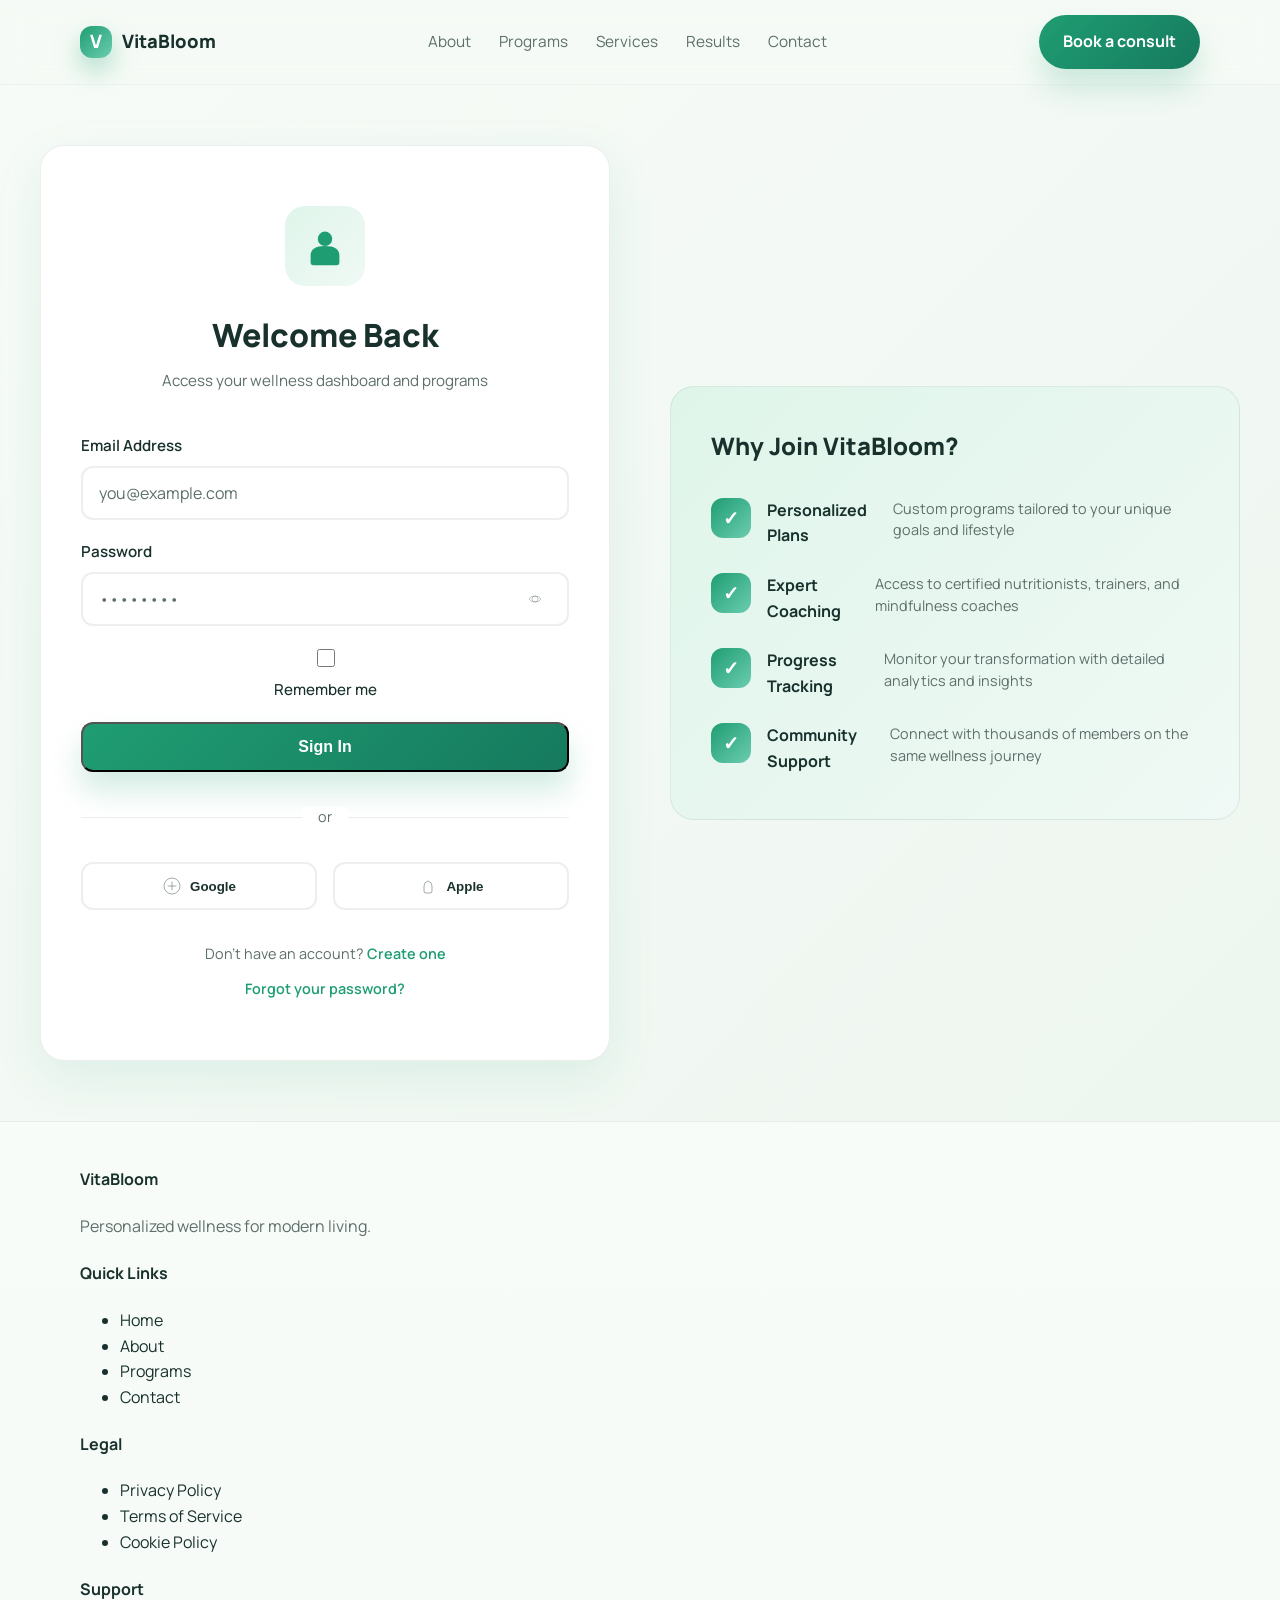
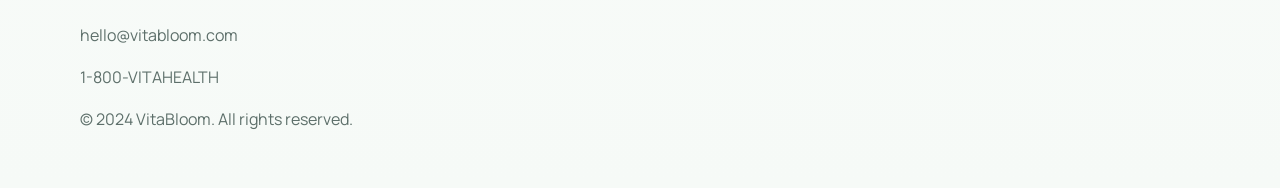
<file: login.html>
<!DOCTYPE html>
<html lang="en">
  <head>
    <meta charset="UTF-8" />
    <meta name="viewport" content="width=device-width, initial-scale=1.0" />
    <title>Log In | VitaBloom | Health & Wellness</title>
    <meta
      name="description"
      content="Log in to your VitaBloom account to access your wellness programs, coaching, and personalized plans."
    />
    <link rel="preconnect" href="https://fonts.googleapis.com" />
    <link rel="preconnect" href="https://fonts.gstatic.com" crossorigin />
    <link
      href="https://fonts.googleapis.com/css2?family=Manrope:wght@400;500;600;700;800&display=swap"
      rel="stylesheet"
    />
    <link rel="stylesheet" href="css/style.css" />
    <link rel="stylesheet" href="css/auth.css" />
  </head>
  <body>
    <header class="site-header">
      <div class="container nav-bar">
        <a href="index.html" class="brand" aria-label="VitaBloom home">
          <span class="brand-mark">V</span>
          <span>VitaBloom</span>
        </a>

        <nav class="main-nav" aria-label="Main navigation">
          <a href="about.html">About</a>
          <a href="programs.html">Programs</a>
          <a href="services.html">Services</a>
          <a href="#results">Results</a>
          <a href="contact.html">Contact</a>
        </nav>

        <div class="nav-actions">
          <a class="btn btn-primary" href="book-consult.html">Book a consult</a>
        </div>
      </div>
    </header>

    <main class="auth-main">
      <div class="auth-container">
        <div class="auth-card">
          <div class="auth-header">
            <div class="auth-icon">
              <svg viewBox="0 0 100 100" xmlns="http://www.w3.org/2000/svg">
                <circle cx="50" cy="35" r="15" fill="currentColor"/>
                <path d="M20 70 Q20 50 50 50 Q80 50 80 70 L80 85 Q80 90 75 90 L25 90 Q20 90 20 85 Z" fill="currentColor"/>
              </svg>
            </div>
            <h1>Welcome Back</h1>
            <p>Access your wellness dashboard and programs</p>
          </div>

          <form class="auth-form" action="#" method="POST">
            <div class="form-group">
              <label for="email">Email Address</label>
              <input 
                type="email" 
                id="email" 
                name="email" 
                placeholder="you@example.com" 
                required
              />
            </div>

            <div class="form-group">
              <label for="password">Password</label>
              <div class="password-input-wrapper">
                <input 
                  type="password" 
                  id="password" 
                  name="password" 
                  placeholder="••••••••" 
                  required
                />
                <button type="button" class="toggle-password" aria-label="Toggle password visibility">
                  <svg viewBox="0 0 100 100" xmlns="http://www.w3.org/2000/svg">
                    <circle cx="50" cy="50" r="15" fill="none" stroke="currentColor" stroke-width="2"/>
                    <path d="M20 50 Q30 35 50 35 Q70 35 80 50 Q70 65 50 65 Q30 65 20 50" fill="none" stroke="currentColor" stroke-width="2"/>
                  </svg>
                </button>
              </div>
            </div>

            <div class="form-group checkbox-group">
              <input type="checkbox" id="remember" name="remember" />
              <label for="remember">Remember me</label>
            </div>

            <button type="submit" class="btn btn-primary btn-auth">Sign In</button>
          </form>

          <div class="auth-divider">
            <span>or</span>
          </div>

          <div class="social-login">
            <button type="button" class="social-btn google-btn" aria-label="Sign in with Google">
              <svg viewBox="0 0 100 100" xmlns="http://www.w3.org/2000/svg">
                <circle cx="50" cy="50" r="40" fill="none" stroke="currentColor" stroke-width="2"/>
                <path d="M50 30 L50 70 M30 50 L70 50" stroke="currentColor" stroke-width="2" stroke-linecap="round"/>
              </svg>
              Google
            </button>
            <button type="button" class="social-btn apple-btn" aria-label="Sign in with Apple">
              <svg viewBox="0 0 100 100" xmlns="http://www.w3.org/2000/svg">
                <path d="M30 50 Q30 30 50 25 Q70 30 70 50 L70 75 Q70 85 60 85 L40 85 Q30 85 30 75 Z" fill="none" stroke="currentColor" stroke-width="2"/>
              </svg>
              Apple
            </button>
          </div>

          <div class="auth-footer">
            <p>Don't have an account? <a href="#signup" class="auth-link">Create one</a></p>
            <p><a href="#forgot" class="auth-link">Forgot your password?</a></p>
          </div>
        </div>

        <div class="auth-features">
          <h2>Why Join VitaBloom?</h2>
          <div class="features-list">
            <div class="feature">
              <div class="feature-icon">✓</div>
              <h3>Personalized Plans</h3>
              <p>Custom programs tailored to your unique goals and lifestyle</p>
            </div>
            <div class="feature">
              <div class="feature-icon">✓</div>
              <h3>Expert Coaching</h3>
              <p>Access to certified nutritionists, trainers, and mindfulness coaches</p>
            </div>
            <div class="feature">
              <div class="feature-icon">✓</div>
              <h3>Progress Tracking</h3>
              <p>Monitor your transformation with detailed analytics and insights</p>
            </div>
            <div class="feature">
              <div class="feature-icon">✓</div>
              <h3>Community Support</h3>
              <p>Connect with thousands of members on the same wellness journey</p>
            </div>
          </div>
        </div>
      </div>
    </main>

    <footer class="site-footer">
      <div class="container">
        <div class="footer-grid">
          <div class="footer-col">
            <h4>VitaBloom</h4>
            <p>Personalized wellness for modern living.</p>
          </div>
          <div class="footer-col">
            <h4>Quick Links</h4>
            <ul>
              <li><a href="index.html">Home</a></li>
              <li><a href="about.html">About</a></li>
              <li><a href="programs.html">Programs</a></li>
              <li><a href="contact.html">Contact</a></li>
            </ul>
          </div>
          <div class="footer-col">
            <h4>Legal</h4>
            <ul>
              <li><a href="#">Privacy Policy</a></li>
              <li><a href="#">Terms of Service</a></li>
              <li><a href="#">Cookie Policy</a></li>
            </ul>
          </div>
          <div class="footer-col">
            <h4>Support</h4>
            <p>hello@vitabloom.com</p>
            <p>1-800-VITAHEALTH</p>
          </div>
        </div>
        <div class="footer-bottom">
          <p>&copy; 2024 VitaBloom. All rights reserved.</p>
        </div>
      </div>
    </footer>
  </body>

  <script>
    // Toggle password visibility
    document.querySelector('.toggle-password').addEventListener('click', function() {
      const passwordInput = document.getElementById('password');
      if (passwordInput.type === 'password') {
        passwordInput.type = 'text';
        this.classList.add('show');
      } else {
        passwordInput.type = 'password';
        this.classList.remove('show');
      }
    });

    // Form submission
    document.querySelector('.auth-form').addEventListener('submit', function(e) {
      e.preventDefault();
      alert('Logging in... (Demo)');
    });
  </script>
</html>
</file>
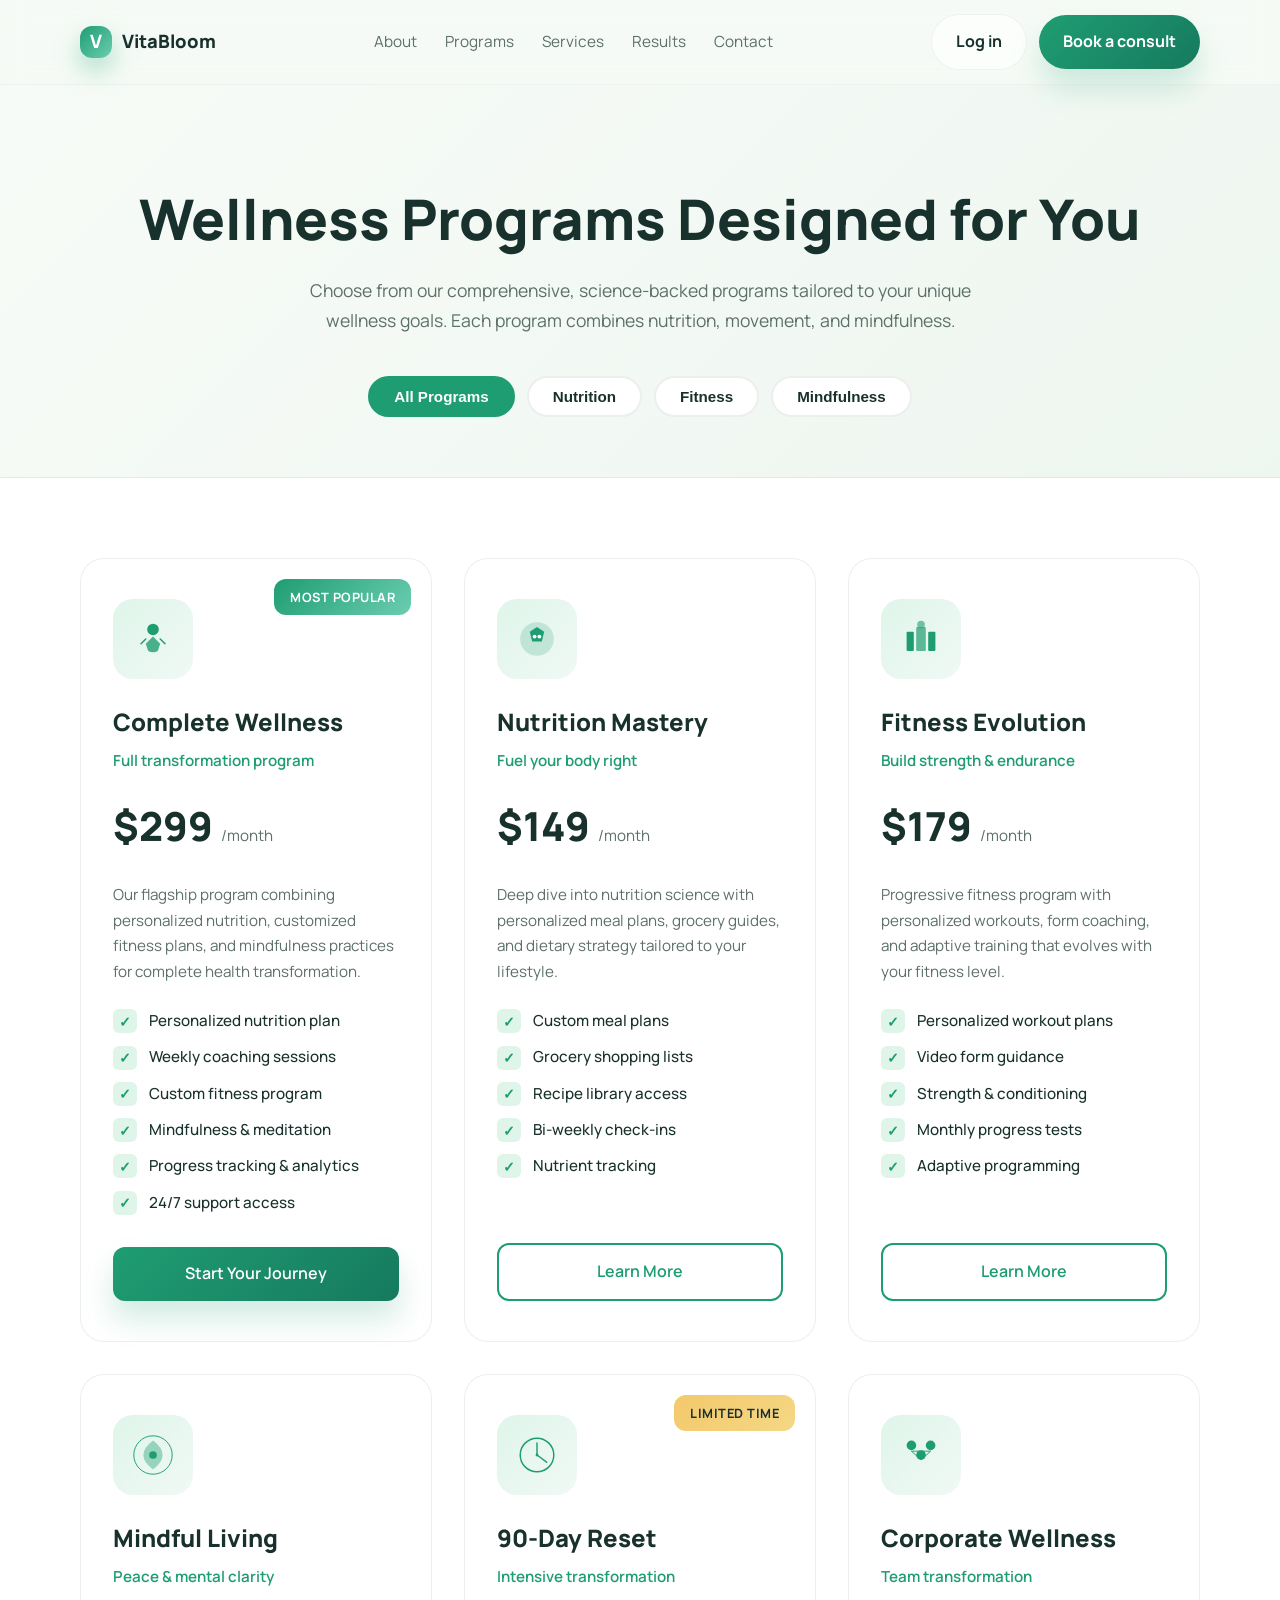
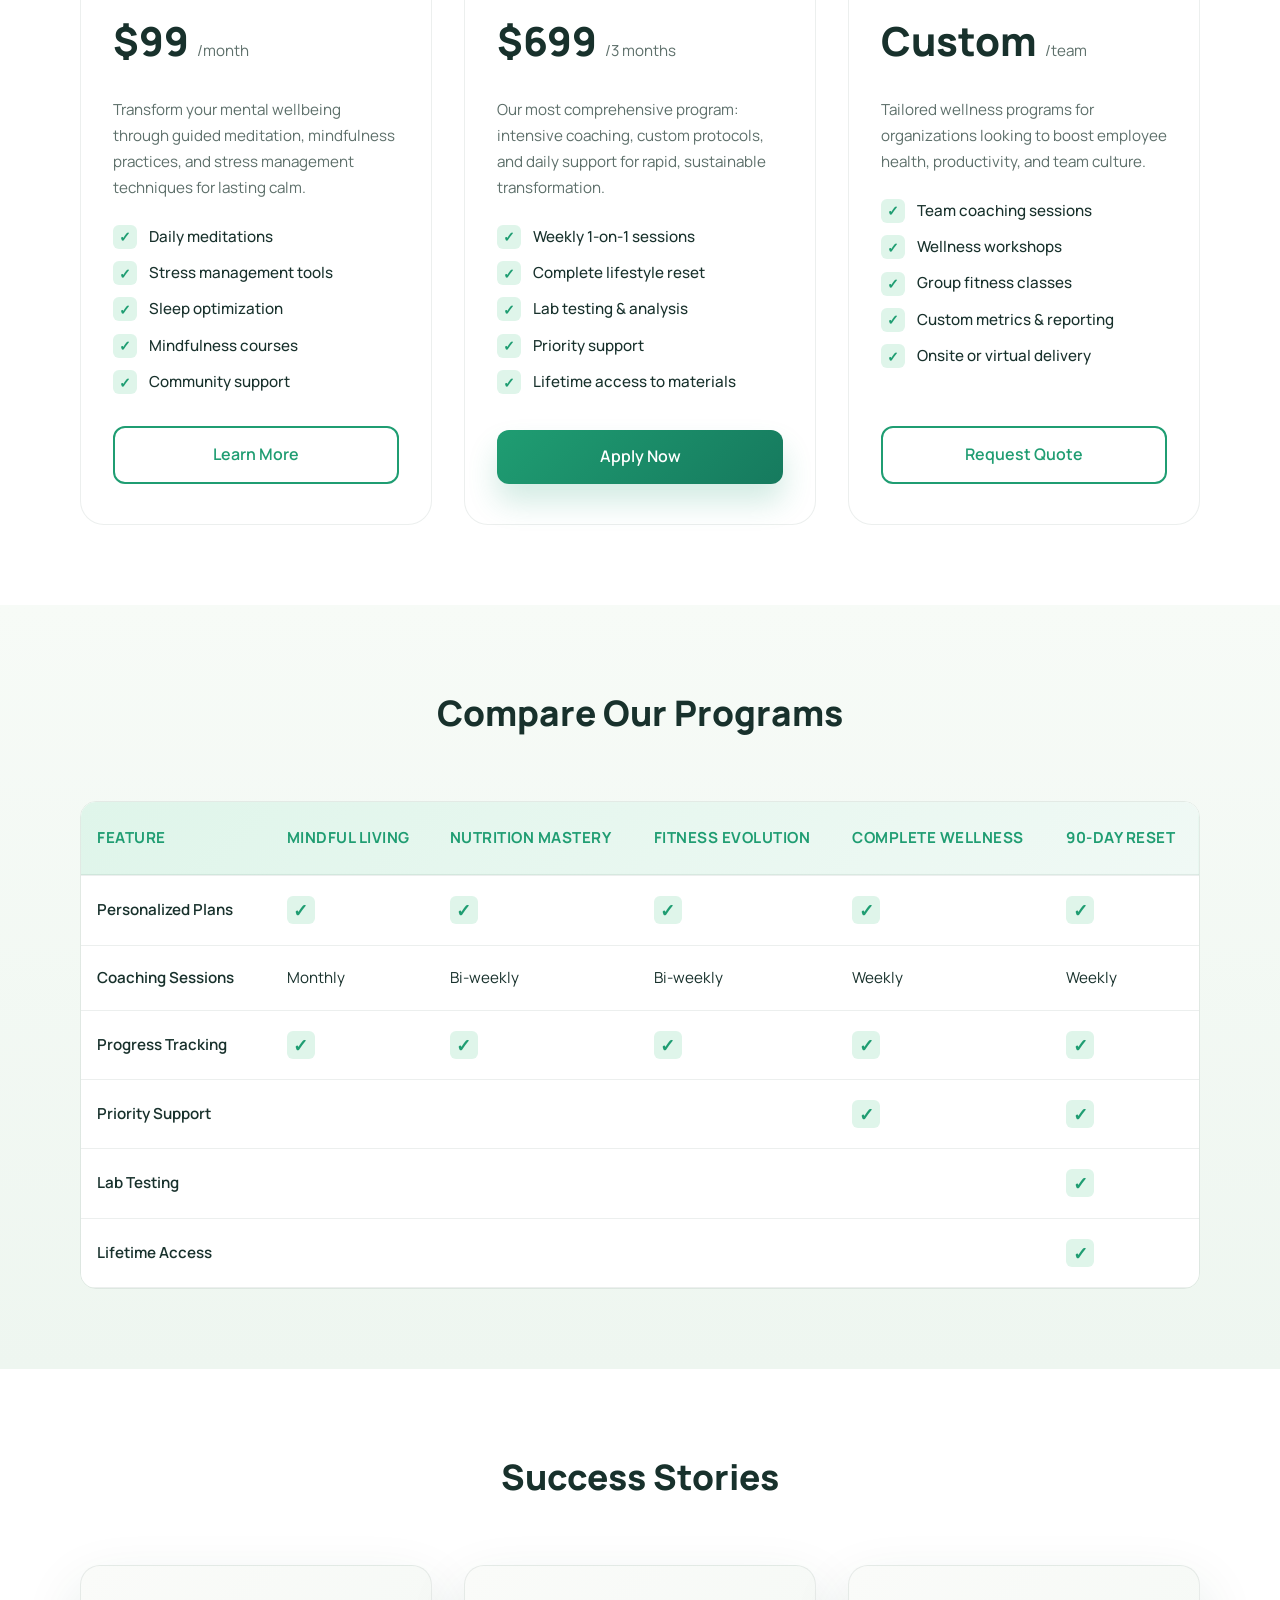
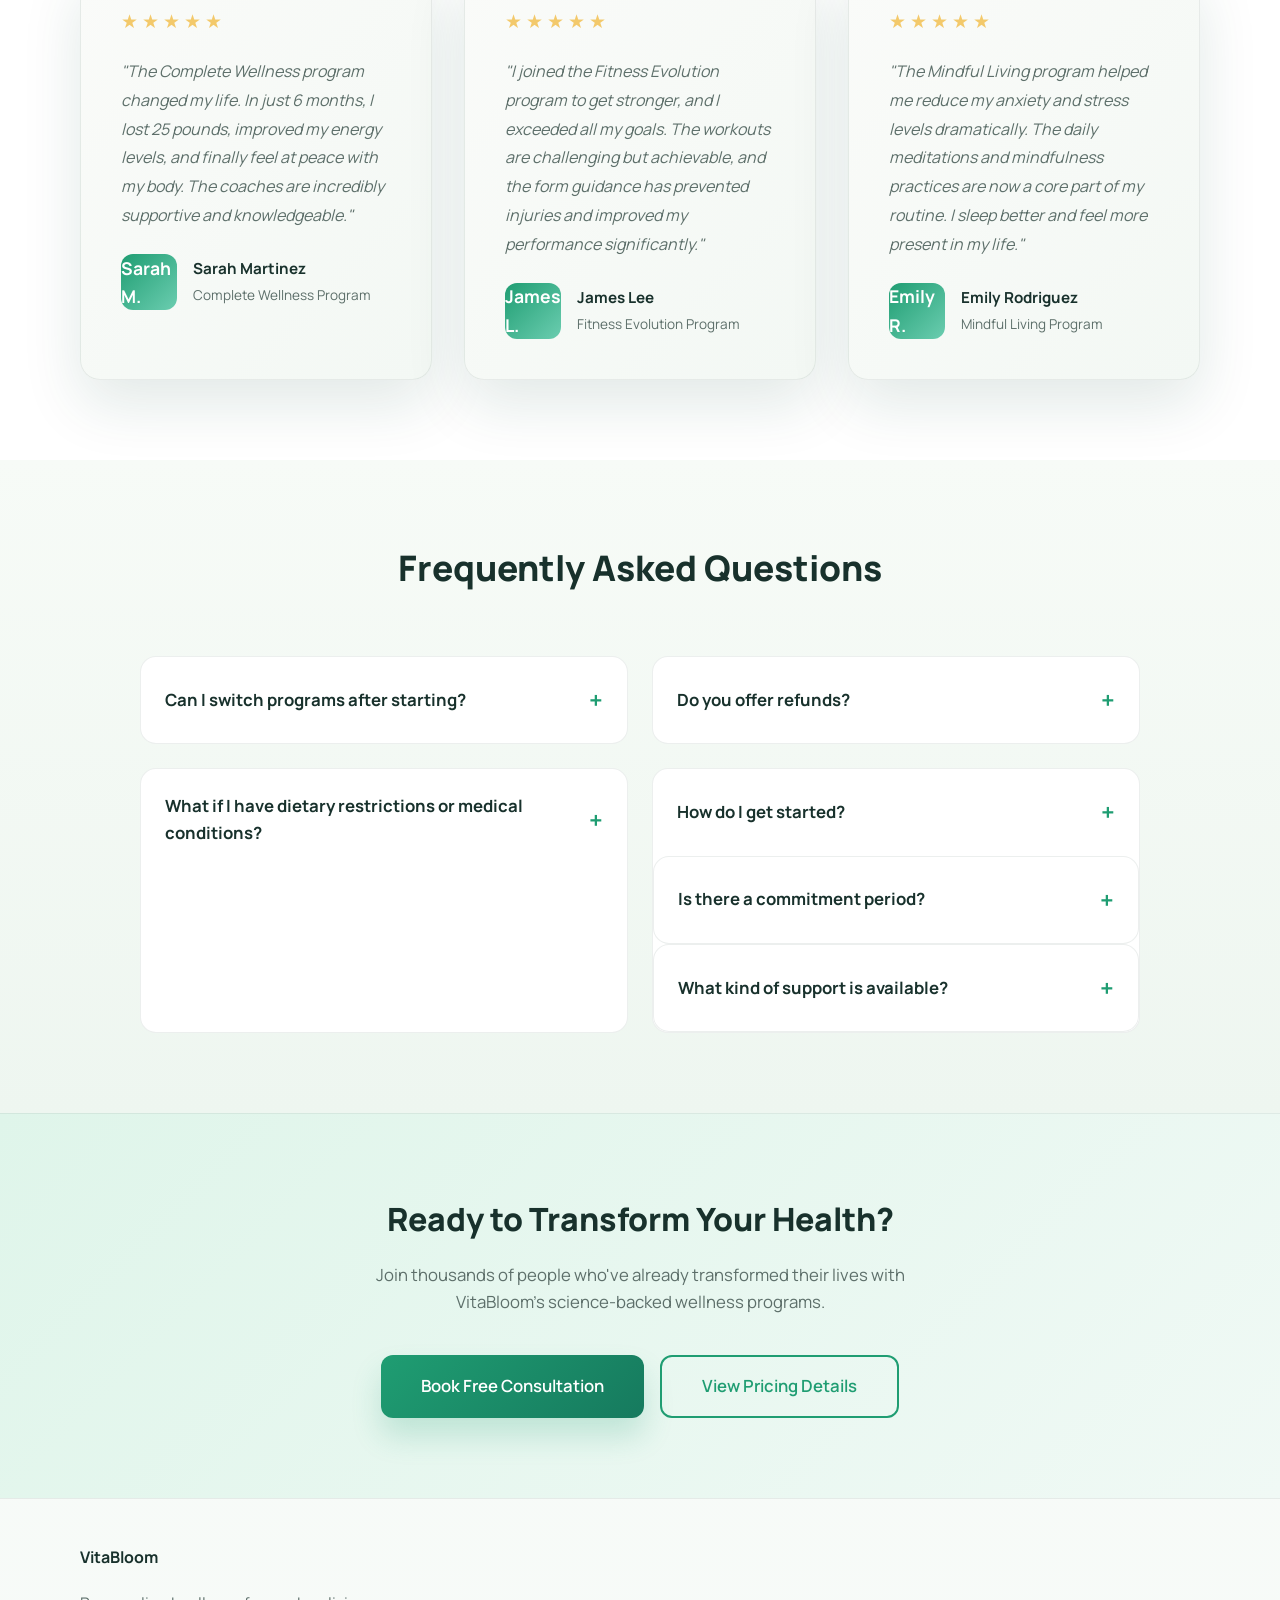
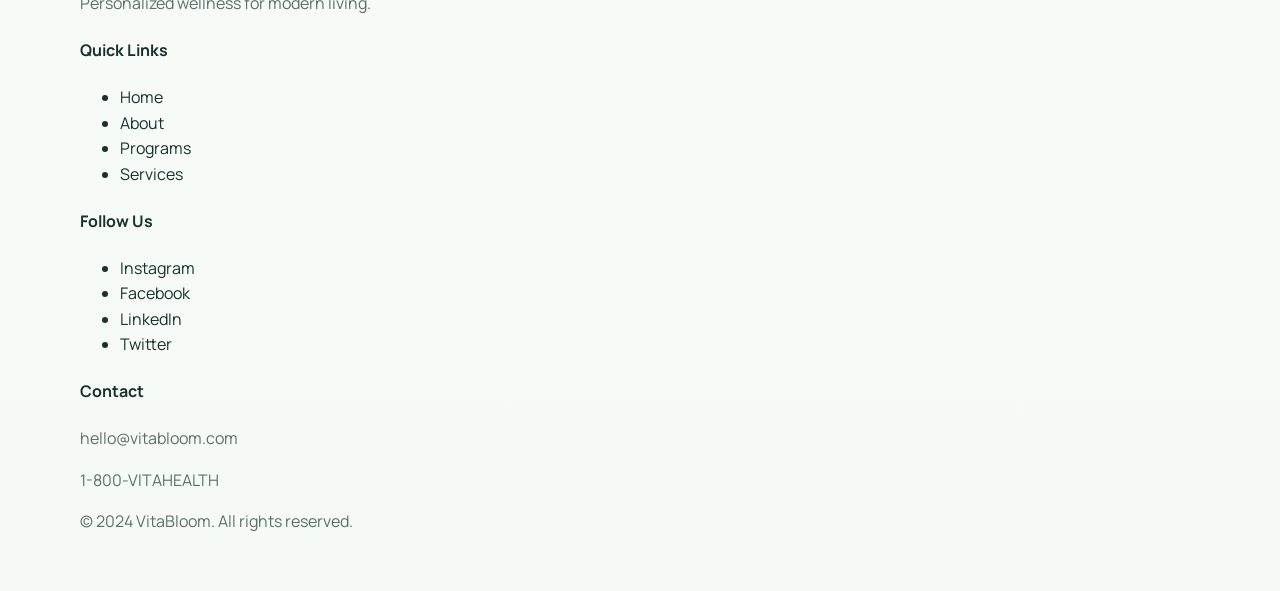
<file: programs.html>
<!DOCTYPE html>
<html lang="en">
  <head>
    <meta charset="UTF-8" />
    <meta name="viewport" content="width=device-width, initial-scale=1.0" />
    <title>Our Programs | VitaBloom | Health & Wellness</title>
    <meta
      name="description"
      content="Explore VitaBloom's comprehensive wellness programs designed to transform your health and lifestyle."
    />
    <link rel="preconnect" href="https://fonts.googleapis.com" />
    <link rel="preconnect" href="https://fonts.gstatic.com" crossorigin />
    <link
      href="https://fonts.googleapis.com/css2?family=Manrope:wght@400;500;600;700;800&display=swap"
      rel="stylesheet"
    />
    <link rel="stylesheet" href="css/style.css" />
    <link rel="stylesheet" href="css/programs.css" />
  </head>
  <body>
    <header class="site-header">
      <div class="container nav-bar">
        <a href="index.html" class="brand" aria-label="VitaBloom home">
          <span class="brand-mark">V</span>
          <span>VitaBloom</span>
        </a>

        <nav class="main-nav" aria-label="Main navigation">
          <a href="about.html">About</a>
          <a href="programs.html" class="active">Programs</a>
          <a href="#services">Services</a>
          <a href="#results">Results</a>
          <a href="#contact">Contact</a>
        </nav>

        <div class="nav-actions">
          <a class="btn btn-light" href="#login">Log in</a>
          <a class="btn btn-primary" href="#consult">Book a consult</a>
        </div>
      </div>
    </header>

    <main>
      <!-- Programs Hero Section -->
      <section class="programs-hero">
        <div class="container programs-hero-content">
          <h1>Wellness Programs Designed for You</h1>
          <p class="lead">
            Choose from our comprehensive, science-backed programs tailored to your unique
            wellness goals. Each program combines nutrition, movement, and mindfulness.
          </p>
          <div class="hero-filter">
            <button class="filter-btn active" data-filter="all">All Programs</button>
            <button class="filter-btn" data-filter="nutrition">Nutrition</button>
            <button class="filter-btn" data-filter="fitness">Fitness</button>
            <button class="filter-btn" data-filter="mindfulness">Mindfulness</button>
          </div>
        </div>
      </section>

      <!-- Main Programs Grid -->
      <section class="programs-grid-section">
        <div class="container">
          <div class="programs-grid">
            <!-- Program 1: Complete Wellness -->
            <div class="program-card" data-category="nutrition fitness mindfulness">
              <div class="program-badge">Most Popular</div>
              <div class="program-icon">
                <svg viewBox="0 0 100 100" xmlns="http://www.w3.org/2000/svg">
                  <circle cx="50" cy="30" r="12" fill="currentColor"/>
                  <path d="M50 45 L35 60 L40 75 Q50 80 60 75 L65 60 Z" fill="currentColor" opacity="0.8"/>
                  <path d="M25 60 L35 50 M75 60 L65 50" stroke="currentColor" stroke-width="3" stroke-linecap="round"/>
                </svg>
              </div>
              <h3>Complete Wellness</h3>
              <p class="program-subtitle">Full transformation program</p>
              <div class="program-price">
                <span class="price">$299</span>
                <span class="billing">/month</span>
              </div>
              <p class="program-description">
                Our flagship program combining personalized nutrition, customized fitness plans, and
                mindfulness practices for complete health transformation.
              </p>
              <div class="program-features">
                <ul>
                  <li>
                    <span class="feature-icon">✓</span>
                    Personalized nutrition plan
                  </li>
                  <li>
                    <span class="feature-icon">✓</span>
                    Weekly coaching sessions
                  </li>
                  <li>
                    <span class="feature-icon">✓</span>
                    Custom fitness program
                  </li>
                  <li>
                    <span class="feature-icon">✓</span>
                    Mindfulness & meditation
                  </li>
                  <li>
                    <span class="feature-icon">✓</span>
                    Progress tracking & analytics
                  </li>
                  <li>
                    <span class="feature-icon">✓</span>
                    24/7 support access
                  </li>
                </ul>
              </div>
              <a href="#" class="btn btn-primary btn-block">Start Your Journey</a>
            </div>

            <!-- Program 2: Nutrition Mastery -->
            <div class="program-card" data-category="nutrition">
              <div class="program-icon">
                <svg viewBox="0 0 100 100" xmlns="http://www.w3.org/2000/svg">
                  <circle cx="50" cy="50" r="35" fill="currentColor" opacity="0.2"/>
                  <path d="M50 25 L65 35 L60 55 L40 55 L35 35 Z" fill="currentColor"/>
                  <circle cx="45" cy="45" r="4" fill="white"/>
                  <circle cx="55" cy="45" r="4" fill="white"/>
                </svg>
              </div>
              <h3>Nutrition Mastery</h3>
              <p class="program-subtitle">Fuel your body right</p>
              <div class="program-price">
                <span class="price">$149</span>
                <span class="billing">/month</span>
              </div>
              <p class="program-description">
                Deep dive into nutrition science with personalized meal plans, grocery guides, and
                dietary strategy tailored to your lifestyle.
              </p>
              <div class="program-features">
                <ul>
                  <li>
                    <span class="feature-icon">✓</span>
                    Custom meal plans
                  </li>
                  <li>
                    <span class="feature-icon">✓</span>
                    Grocery shopping lists
                  </li>
                  <li>
                    <span class="feature-icon">✓</span>
                    Recipe library access
                  </li>
                  <li>
                    <span class="feature-icon">✓</span>
                    Bi-weekly check-ins
                  </li>
                  <li>
                    <span class="feature-icon">✓</span>
                    Nutrient tracking
                  </li>
                </ul>
              </div>
              <a href="#" class="btn btn-outline btn-block">Learn More</a>
            </div>

            <!-- Program 3: Fitness Evolution -->
            <div class="program-card" data-category="fitness">
              <div class="program-icon">
                <svg viewBox="0 0 100 100" xmlns="http://www.w3.org/2000/svg">
                  <rect x="20" y="35" width="15" height="40" rx="2" fill="currentColor"/>
                  <rect x="65" y="35" width="15" height="40" rx="2" fill="currentColor"/>
                  <rect x="40" y="25" width="20" height="50" rx="2" fill="currentColor" opacity="0.7"/>
                  <circle cx="50" cy="20" r="8" fill="currentColor" opacity="0.6"/>
                </svg>
              </div>
              <h3>Fitness Evolution</h3>
              <p class="program-subtitle">Build strength & endurance</p>
              <div class="program-price">
                <span class="price">$179</span>
                <span class="billing">/month</span>
              </div>
              <p class="program-description">
                Progressive fitness program with personalized workouts, form coaching, and adaptive
                training that evolves with your fitness level.
              </p>
              <div class="program-features">
                <ul>
                  <li>
                    <span class="feature-icon">✓</span>
                    Personalized workout plans
                  </li>
                  <li>
                    <span class="feature-icon">✓</span>
                    Video form guidance
                  </li>
                  <li>
                    <span class="feature-icon">✓</span>
                    Strength & conditioning
                  </li>
                  <li>
                    <span class="feature-icon">✓</span>
                    Monthly progress tests
                  </li>
                  <li>
                    <span class="feature-icon">✓</span>
                    Adaptive programming
                  </li>
                </ul>
              </div>
              <a href="#" class="btn btn-outline btn-block">Learn More</a>
            </div>

            <!-- Program 4: Mindful Living -->
            <div class="program-card" data-category="mindfulness">
              <div class="program-icon">
                <svg viewBox="0 0 100 100" xmlns="http://www.w3.org/2000/svg">
                  <circle cx="50" cy="50" r="40" fill="none" stroke="currentColor" stroke-width="2"/>
                  <path d="M50 20 Q70 35 70 50 Q70 65 50 80 Q30 65 30 50 Q30 35 50 20" fill="currentColor" opacity="0.4"/>
                  <circle cx="50" cy="50" r="8" fill="currentColor"/>
                </svg>
              </div>
              <h3>Mindful Living</h3>
              <p class="program-subtitle">Peace & mental clarity</p>
              <div class="program-price">
                <span class="price">$99</span>
                <span class="billing">/month</span>
              </div>
              <p class="program-description">
                Transform your mental wellbeing through guided meditation, mindfulness practices, and
                stress management techniques for lasting calm.
              </p>
              <div class="program-features">
                <ul>
                  <li>
                    <span class="feature-icon">✓</span>
                    Daily meditations
                  </li>
                  <li>
                    <span class="feature-icon">✓</span>
                    Stress management tools
                  </li>
                  <li>
                    <span class="feature-icon">✓</span>
                    Sleep optimization
                  </li>
                  <li>
                    <span class="feature-icon">✓</span>
                    Mindfulness courses
                  </li>
                  <li>
                    <span class="feature-icon">✓</span>
                    Community support
                  </li>
                </ul>
              </div>
              <a href="#" class="btn btn-outline btn-block">Learn More</a>
            </div>

            <!-- Program 5: 90-Day Reset -->
            <div class="program-card" data-category="nutrition fitness">
              <div class="program-badge badge-secondary">Limited Time</div>
              <div class="program-icon">
                <svg viewBox="0 0 100 100" xmlns="http://www.w3.org/2000/svg">
                  <circle cx="50" cy="50" r="35" fill="none" stroke="currentColor" stroke-width="3"/>
                  <path d="M50 25 L50 50 L70 65" stroke="currentColor" stroke-width="3" stroke-linecap="round" fill="none"/>
                  <circle cx="50" cy="50" r="3" fill="currentColor"/>
                </svg>
              </div>
              <h3>90-Day Reset</h3>
              <p class="program-subtitle">Intensive transformation</p>
              <div class="program-price">
                <span class="price">$699</span>
                <span class="billing">/3 months</span>
              </div>
              <p class="program-description">
                Our most comprehensive program: intensive coaching, custom protocols, and daily
                support for rapid, sustainable transformation.
              </p>
              <div class="program-features">
                <ul>
                  <li>
                    <span class="feature-icon">✓</span>
                    Weekly 1-on-1 sessions
                  </li>
                  <li>
                    <span class="feature-icon">✓</span>
                    Complete lifestyle reset
                  </li>
                  <li>
                    <span class="feature-icon">✓</span>
                    Lab testing & analysis
                  </li>
                  <li>
                    <span class="feature-icon">✓</span>
                    Priority support
                  </li>
                  <li>
                    <span class="feature-icon">✓</span>
                    Lifetime access to materials
                  </li>
                </ul>
              </div>
              <a href="#" class="btn btn-primary btn-block">Apply Now</a>
            </div>

            <!-- Program 6: Corporate Wellness -->
            <div class="program-card" data-category="nutrition fitness mindfulness">
              <div class="program-icon">
                <svg viewBox="0 0 100 100" xmlns="http://www.w3.org/2000/svg">
                  <circle cx="30" cy="30" r="10" fill="currentColor"/>
                  <circle cx="70" cy="30" r="10" fill="currentColor"/>
                  <circle cx="50" cy="50" r="10" fill="currentColor"/>
                  <path d="M30 42 L50 60 M70 42 L50 60 M30 42 L70 42" stroke="currentColor" stroke-width="2" fill="none"/>
                </svg>
              </div>
              <h3>Corporate Wellness</h3>
              <p class="program-subtitle">Team transformation</p>
              <div class="program-price">
                <span class="price">Custom</span>
                <span class="billing">/team</span>
              </div>
              <p class="program-description">
                Tailored wellness programs for organizations looking to boost employee health,
                productivity, and team culture.
              </p>
              <div class="program-features">
                <ul>
                  <li>
                    <span class="feature-icon">✓</span>
                    Team coaching sessions
                  </li>
                  <li>
                    <span class="feature-icon">✓</span>
                    Wellness workshops
                  </li>
                  <li>
                    <span class="feature-icon">✓</span>
                    Group fitness classes
                  </li>
                  <li>
                    <span class="feature-icon">✓</span>
                    Custom metrics & reporting
                  </li>
                  <li>
                    <span class="feature-icon">✓</span>
                    Onsite or virtual delivery
                  </li>
                </ul>
              </div>
              <a href="#" class="btn btn-outline btn-block">Request Quote</a>
            </div>
          </div>
        </div>
      </section>

      <!-- Program Comparison Section -->
      <section class="program-comparison">
        <div class="container">
          <h2>Compare Our Programs</h2>
          <div class="comparison-table-wrapper">
            <table class="comparison-table">
              <thead>
                <tr>
                  <th>Feature</th>
                  <th>Mindful Living</th>
                  <th>Nutrition Mastery</th>
                  <th>Fitness Evolution</th>
                  <th>Complete Wellness</th>
                  <th>90-Day Reset</th>
                </tr>
              </thead>
              <tbody>
                <tr>
                  <td class="feature-name">Personalized Plans</td>
                  <td><span class="check">✓</span></td>
                  <td><span class="check">✓</span></td>
                  <td><span class="check">✓</span></td>
                  <td><span class="check">✓</span></td>
                  <td><span class="check">✓</span></td>
                </tr>
                <tr>
                  <td class="feature-name">Coaching Sessions</td>
                  <td>Monthly</td>
                  <td>Bi-weekly</td>
                  <td>Bi-weekly</td>
                  <td>Weekly</td>
                  <td>Weekly</td>
                </tr>
                <tr>
                  <td class="feature-name">Progress Tracking</td>
                  <td><span class="check">✓</span></td>
                  <td><span class="check">✓</span></td>
                  <td><span class="check">✓</span></td>
                  <td><span class="check">✓</span></td>
                  <td><span class="check">✓</span></td>
                </tr>
                <tr>
                  <td class="feature-name">Priority Support</td>
                  <td></td>
                  <td></td>
                  <td></td>
                  <td><span class="check">✓</span></td>
                  <td><span class="check">✓</span></td>
                </tr>
                <tr>
                  <td class="feature-name">Lab Testing</td>
                  <td></td>
                  <td></td>
                  <td></td>
                  <td></td>
                  <td><span class="check">✓</span></td>
                </tr>
                <tr>
                  <td class="feature-name">Lifetime Access</td>
                  <td></td>
                  <td></td>
                  <td></td>
                  <td></td>
                  <td><span class="check">✓</span></td>
                </tr>
              </tbody>
            </table>
          </div>
        </div>
      </section>

      <!-- Testimonials Section -->
      <section class="testimonials-section">
        <div class="container">
          <h2>Success Stories</h2>
          <div class="testimonials-grid">
            <div class="testimonial-card">
              <div class="star-rating">
                <span class="star">★</span>
                <span class="star">★</span>
                <span class="star">★</span>
                <span class="star">★</span>
                <span class="star">★</span>
              </div>
              <p class="testimonial-text">
                "The Complete Wellness program changed my life. In just 6 months, I lost 25 pounds,
                improved my energy levels, and finally feel at peace with my body. The coaches are
                incredibly supportive and knowledgeable."
              </p>
              <div class="testimonial-author">
                <div class="author-avatar">Sarah M.</div>
                <div>
                  <p class="author-name">Sarah Martinez</p>
                  <p class="author-role">Complete Wellness Program</p>
                </div>
              </div>
            </div>

            <div class="testimonial-card">
              <div class="star-rating">
                <span class="star">★</span>
                <span class="star">★</span>
                <span class="star">★</span>
                <span class="star">★</span>
                <span class="star">★</span>
              </div>
              <p class="testimonial-text">
                "I joined the Fitness Evolution program to get stronger, and I exceeded all my goals.
                The workouts are challenging but achievable, and the form guidance has prevented
                injuries and improved my performance significantly."
              </p>
              <div class="testimonial-author">
                <div class="author-avatar">James L.</div>
                <div>
                  <p class="author-name">James Lee</p>
                  <p class="author-role">Fitness Evolution Program</p>
                </div>
              </div>
            </div>

            <div class="testimonial-card">
              <div class="star-rating">
                <span class="star">★</span>
                <span class="star">★</span>
                <span class="star">★</span>
                <span class="star">★</span>
                <span class="star">★</span>
              </div>
              <p class="testimonial-text">
                "The Mindful Living program helped me reduce my anxiety and stress levels dramatically.
                The daily meditations and mindfulness practices are now a core part of my routine. I
                sleep better and feel more present in my life."
              </p>
              <div class="testimonial-author">
                <div class="author-avatar">Emily R.</div>
                <div>
                  <p class="author-name">Emily Rodriguez</p>
                  <p class="author-role">Mindful Living Program</p>
                </div>
              </div>
            </div>
          </div>
        </div>
      </section>

      <!-- FAQ Section -->
      <section class="faq-section">
        <div class="container">
          <h2>Frequently Asked Questions</h2>
          <div class="faq-grid">
            <div class="faq-item">
              <div class="faq-question">
                <h4>Can I switch programs after starting?</h4>
                <span class="faq-toggle">+</span>
              </div>
              <div class="faq-answer">
                <p>
                  Absolutely! We understand that your needs may change. You can upgrade, downgrade,
                  or switch programs at any time. Our team will help ensure a smooth transition.
                </p>
              </div>
            </div>

            <div class="faq-item">
              <div class="faq-question">
                <h4>Do you offer refunds?</h4>
                <span class="faq-toggle">+</span>
              </div>
              <div class="faq-answer">
                <p>
                  We offer a 30-day money-back guarantee for all programs. If you're not satisfied
                  within the first month, we'll provide a full refund, no questions asked.
                </p>
              </div>
            </div>

            <div class="faq-item">
              <div class="faq-question">
                <h4>What if I have dietary restrictions or medical conditions?</h4>
                <span class="faq-toggle">+</span>
              </div>
              <div class="faq-answer">
                <p>
                  Our programs can be completely customized for dietary restrictions and medical
                  conditions. During your onboarding, we'll gather detailed health information to
                  tailor your plan.
                </p>
              </div>
            </div>

            <div class="faq-item">
              <div class="faq-question">
                <h4>How do I get started?</h4>
                <span class="faq-toggle">+</span>
              </div>
              <div class="faq-answer">
                <p>
                  Simply choose a program and click "Start Your Journey" or "Learn More". You'll
                  complete a brief assessment, schedule your first consultation, and we'll guide you
                  through the entire onboarding process.
                </p>
              </div>
            </item>

            <div class="faq-item">
              <div class="faq-question">
                <h4>Is there a commitment period?</h4>
                <span class="faq-toggle">+</span>
              </div>
              <div class="faq-answer">
                <p>
                  Most programs are month-to-month with no long-term commitment. The 90-Day Reset
                  is a 3-month commitment to ensure you get the full benefit of the intensive program.
                </p>
              </div>
            </div>

            <div class="faq-item">
              <div class="faq-question">
                <h4>What kind of support is available?</h4>
                <span class="faq-toggle">+</span>
              </div>
              <div class="faq-answer">
                <p>
                  Support varies by program. Most include coaching sessions, email support, and
                  access to our community. Premium programs like Complete Wellness offer 24/7
                  support access for members.
                </p>
              </div>
            </div>
          </div>
        </div>
      </section>

      <!-- Final CTA -->
      <section class="cta-programs">
        <div class="container">
          <h2>Ready to Transform Your Health?</h2>
          <p>
            Join thousands of people who've already transformed their lives with VitaBloom's
            science-backed wellness programs.
          </p>
          <div class="cta-buttons">
            <a href="#" class="btn btn-primary btn-large">Book Free Consultation</a>
            <a href="#" class="btn btn-outline btn-large">View Pricing Details</a>
          </div>
        </div>
      </section>
    </main>

    <footer class="site-footer">
      <div class="container">
        <div class="footer-grid">
          <div class="footer-col">
            <h4>VitaBloom</h4>
            <p>Personalized wellness for modern living.</p>
          </div>
          <div class="footer-col">
            <h4>Quick Links</h4>
            <ul>
              <li><a href="index.html">Home</a></li>
              <li><a href="about.html">About</a></li>
              <li><a href="programs.html">Programs</a></li>
              <li><a href="#services">Services</a></li>
            </ul>
          </div>
          <div class="footer-col">
            <h4>Follow Us</h4>
            <ul>
              <li><a href="#">Instagram</a></li>
              <li><a href="#">Facebook</a></li>
              <li><a href="#">LinkedIn</a></li>
              <li><a href="#">Twitter</a></li>
            </ul>
          </div>
          <div class="footer-col">
            <h4>Contact</h4>
            <p>hello@vitabloom.com</p>
            <p>1-800-VITAHEALTH</p>
          </div>
        </div>
        <div class="footer-bottom">
          <p>&copy; 2024 VitaBloom. All rights reserved.</p>
        </div>
      </div>
    </footer>
  </body>
  <script>
    // Filter functionality
    document.querySelectorAll('.filter-btn').forEach(btn => {
      btn.addEventListener('click', function() {
        document.querySelectorAll('.filter-btn').forEach(b => b.classList.remove('active'));
        this.classList.add('active');
        
        const filter = this.getAttribute('data-filter');
        document.querySelectorAll('.program-card').forEach(card => {
          if (filter === 'all' || card.getAttribute('data-category').includes(filter)) {
            card.style.display = 'block';
            setTimeout(() => card.classList.add('show'), 10);
          } else {
            card.classList.remove('show');
            setTimeout(() => card.style.display = 'none', 300);
          }
        });
      });
    });

    // FAQ Toggle
    document.querySelectorAll('.faq-question').forEach(question => {
      question.addEventListener('click', function() {
        const item = this.closest('.faq-item');
        item.classList.toggle('active');
      });
    });
  </script>
</html>
</file>
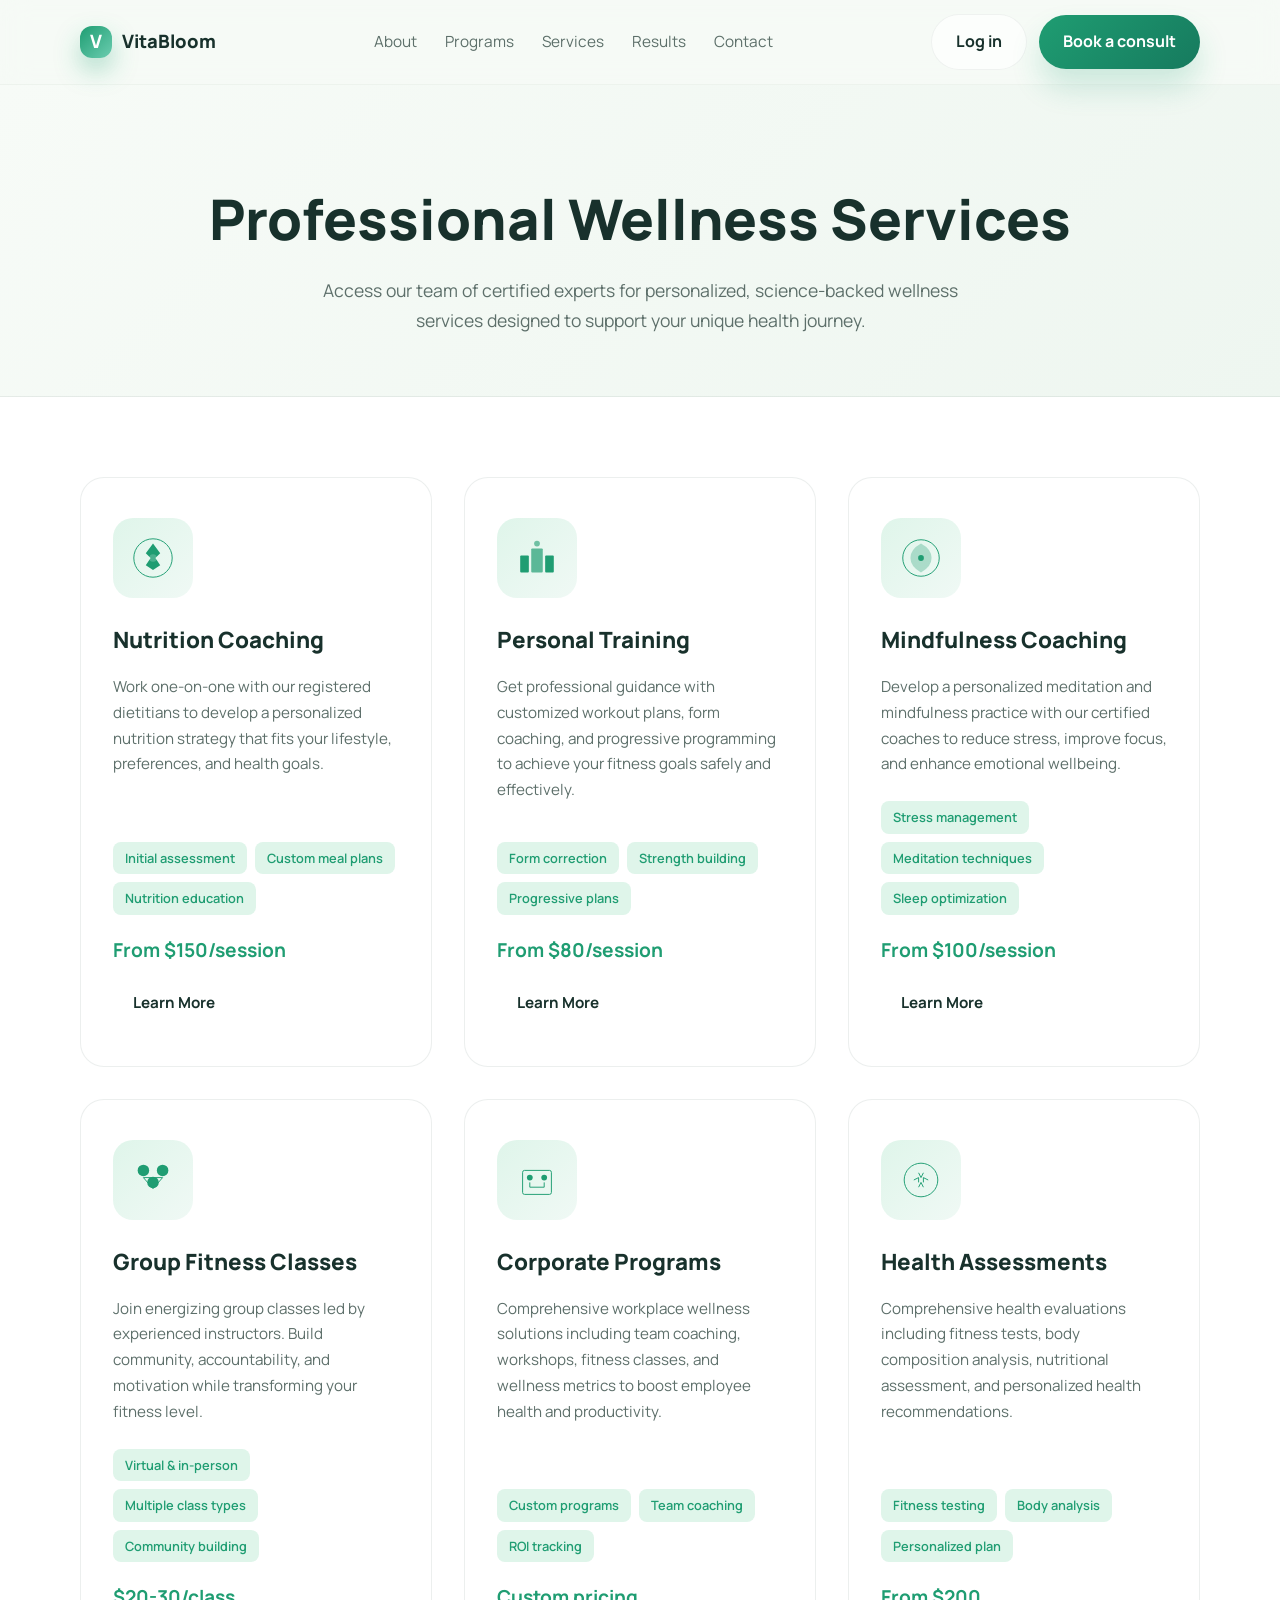
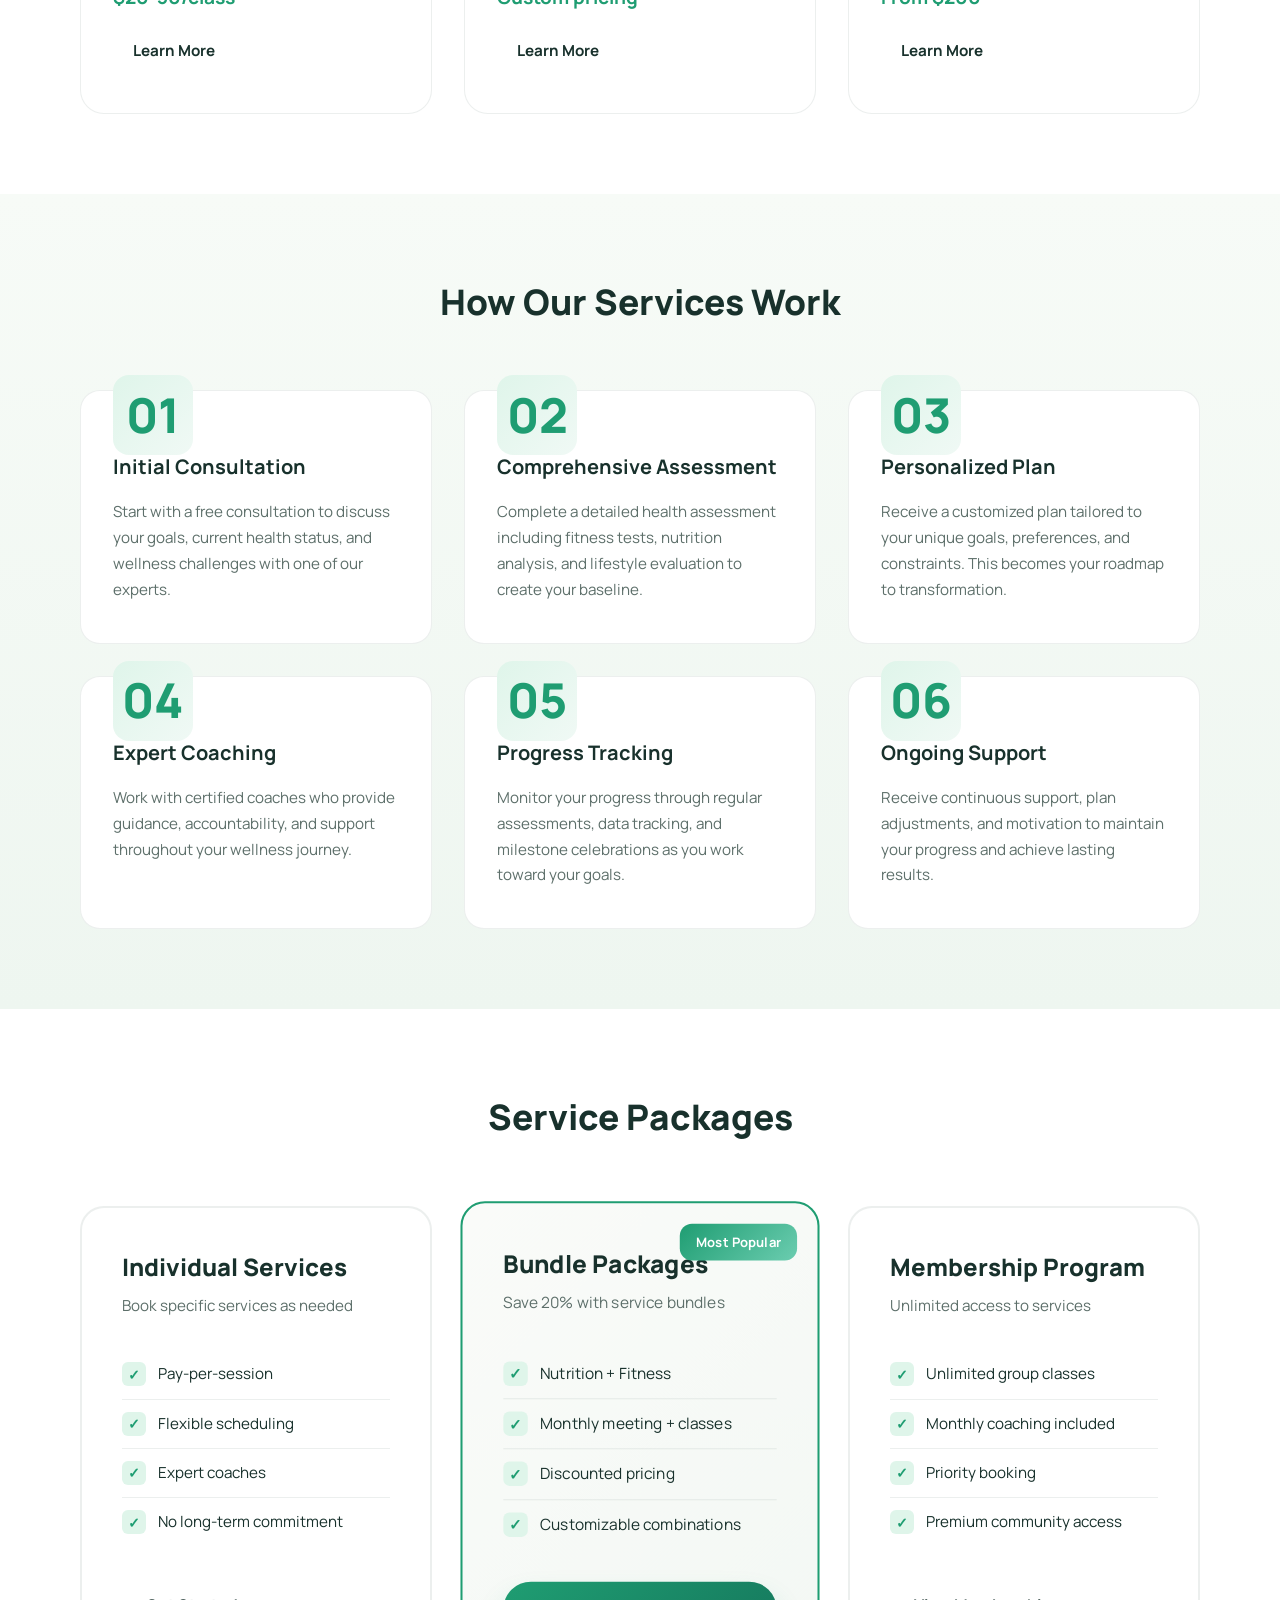
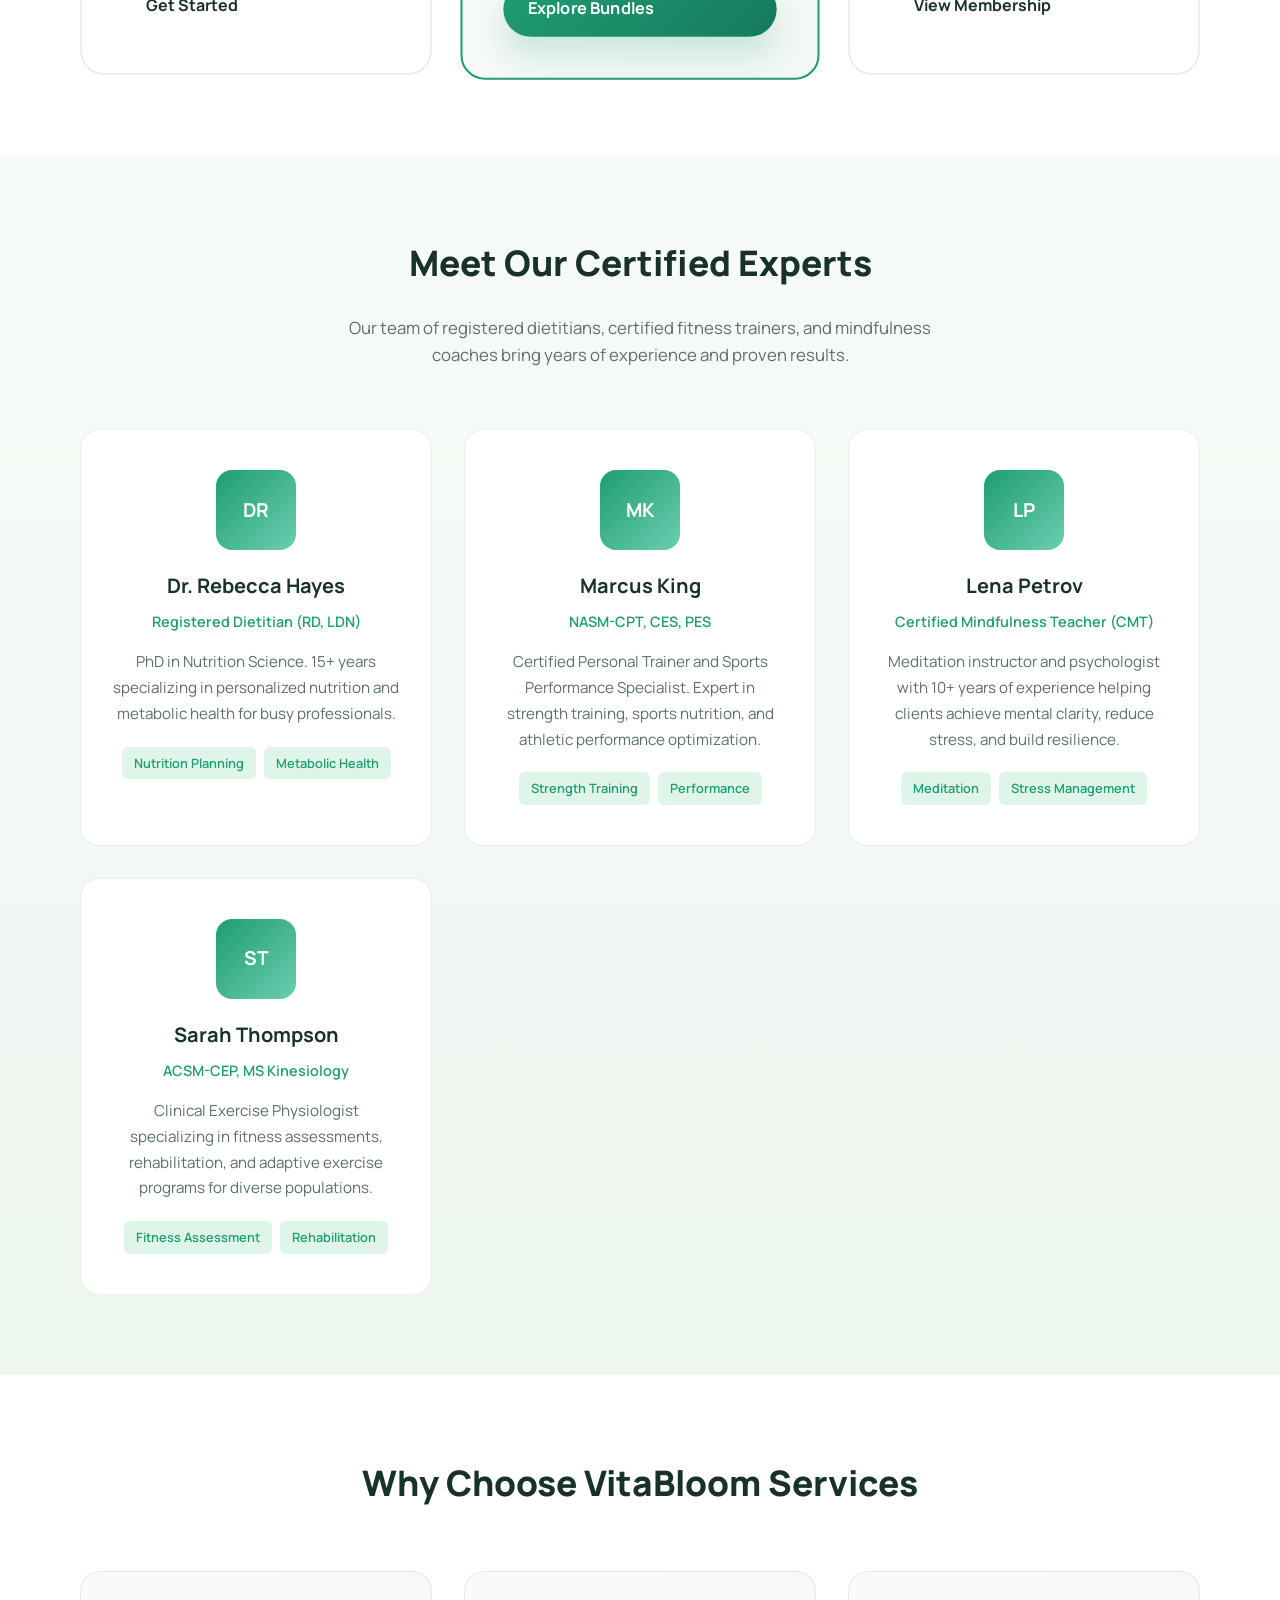
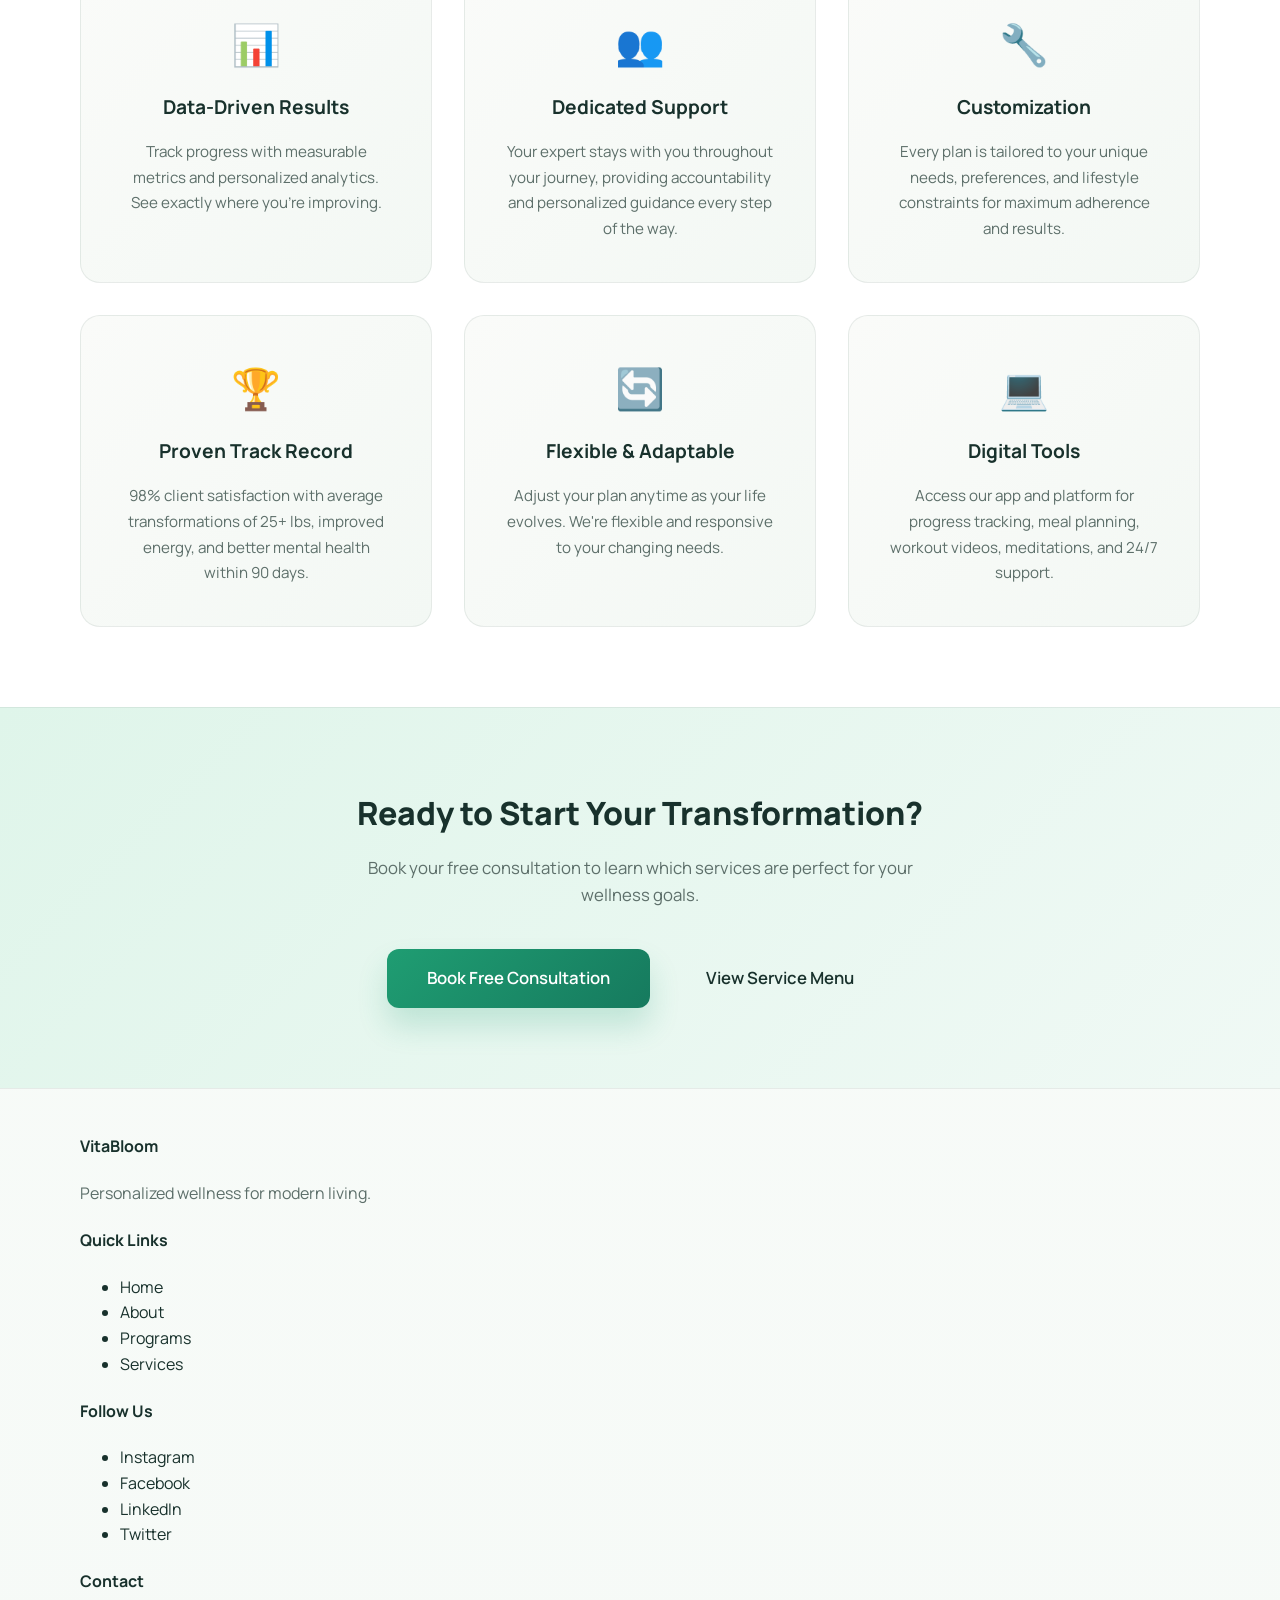
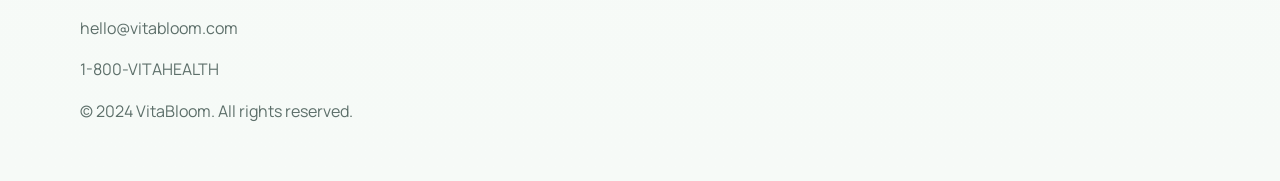
<file: services.html>
<!DOCTYPE html>
<html lang="en">
  <head>
    <meta charset="UTF-8" />
    <meta name="viewport" content="width=device-width, initial-scale=1.0" />
    <title>Our Services | VitaBloom | Health & Wellness</title>
    <meta
      name="description"
      content="Explore VitaBloom's professional wellness services: nutrition coaching, fitness training, mindfulness, and corporate programs."
    />
    <link rel="preconnect" href="https://fonts.googleapis.com" />
    <link rel="preconnect" href="https://fonts.gstatic.com" crossorigin />
    <link
      href="https://fonts.googleapis.com/css2?family=Manrope:wght@400;500;600;700;800&display=swap"
      rel="stylesheet"
    />
    <link rel="stylesheet" href="css/style.css" />
    <link rel="stylesheet" href="css/services.css" />
  </head>
  <body>
    <header class="site-header">
      <div class="container nav-bar">
        <a href="index.html" class="brand" aria-label="VitaBloom home">
          <span class="brand-mark">V</span>
          <span>VitaBloom</span>
        </a>

        <nav class="main-nav" aria-label="Main navigation">
          <a href="about.html">About</a>
          <a href="programs.html">Programs</a>
          <a href="services.html" class="active">Services</a>
          <a href="#results">Results</a>
          <a href="#contact">Contact</a>
        </nav>

        <div class="nav-actions">
          <a class="btn btn-light" href="#login">Log in</a>
          <a class="btn btn-primary" href="#consult">Book a consult</a>
        </div>
      </div>
    </header>

    <main>
      <!-- Services Hero Section -->
      <section class="services-hero">
        <div class="container services-hero-content">
          <h1>Professional Wellness Services</h1>
          <p class="lead">
            Access our team of certified experts for personalized, science-backed wellness
            services designed to support your unique health journey.
          </p>
        </div>
      </section>

      <!-- Main Services Grid -->
      <section class="services-section">
        <div class="container">
          <div class="services-grid">
            <!-- Service 1: Nutrition Coaching -->
            <div class="service-card">
              <div class="service-icon">
                <svg viewBox="0 0 100 100" xmlns="http://www.w3.org/2000/svg">
                  <circle cx="50" cy="50" r="40" fill="none" stroke="currentColor" stroke-width="2"/>
                  <path d="M50 20 L65 40 L55 50 L65 65 L50 75 L35 65 L45 50 L35 40 Z" fill="currentColor"/>
                  <circle cx="50" cy="50" r="8" fill="white" opacity="0.2"/>
                </svg>
              </div>
              <h3>Nutrition Coaching</h3>
              <p class="service-description">
                Work one-on-one with our registered dietitians to develop a personalized nutrition
                strategy that fits your lifestyle, preferences, and health goals.
              </p>
              <div class="service-highlights">
                <span class="highlight">Initial assessment</span>
                <span class="highlight">Custom meal plans</span>
                <span class="highlight">Nutrition education</span>
              </div>
              <div class="service-price">From $150/session</div>
              <a href="#" class="btn btn-outline btn-small">Learn More</a>
            </div>

            <!-- Service 2: Fitness Training -->
            <div class="service-card">
              <div class="service-icon">
                <svg viewBox="0 0 100 100" xmlns="http://www.w3.org/2000/svg">
                  <rect x="15" y="45" width="18" height="35" rx="2" fill="currentColor"/>
                  <rect x="67" y="45" width="18" height="35" rx="2" fill="currentColor"/>
                  <rect x="38" y="30" width="24" height="50" rx="2" fill="currentColor" opacity="0.7"/>
                  <circle cx="50" cy="20" r="6" fill="currentColor" opacity="0.6"/>
                </svg>
              </div>
              <h3>Personal Training</h3>
              <p class="service-description">
                Get professional guidance with customized workout plans, form coaching, and
                progressive programming to achieve your fitness goals safely and effectively.
              </p>
              <div class="service-highlights">
                <span class="highlight">Form correction</span>
                <span class="highlight">Strength building</span>
                <span class="highlight">Progressive plans</span>
              </div>
              <div class="service-price">From $80/session</div>
              <a href="#" class="btn btn-outline btn-small">Learn More</a>
            </div>

            <!-- Service 3: Mindfulness Coaching -->
            <div class="service-card">
              <div class="service-icon">
                <svg viewBox="0 0 100 100" xmlns="http://www.w3.org/2000/svg">
                  <circle cx="50" cy="50" r="38" fill="none" stroke="currentColor" stroke-width="2"/>
                  <path d="M50 20 Q72 32 72 50 Q72 68 50 80 Q28 68 28 50 Q28 32 50 20" fill="currentColor" opacity="0.3"/>
                  <circle cx="50" cy="50" r="6" fill="currentColor"/>
                </svg>
              </div>
              <h3>Mindfulness Coaching</h3>
              <p class="service-description">
                Develop a personalized meditation and mindfulness practice with our certified
                coaches to reduce stress, improve focus, and enhance emotional wellbeing.
              </p>
              <div class="service-highlights">
                <span class="highlight">Stress management</span>
                <span class="highlight">Meditation techniques</span>
                <span class="highlight">Sleep optimization</span>
              </div>
              <div class="service-price">From $100/session</div>
              <a href="#" class="btn btn-outline btn-small">Learn More</a>
            </div>

            <!-- Service 4: Group Fitness Classes -->
            <div class="service-card">
              <div class="service-icon">
                <svg viewBox="0 0 100 100" xmlns="http://www.w3.org/2000/svg">
                  <circle cx="30" cy="30" r="12" fill="currentColor"/>
                  <circle cx="70" cy="30" r="12" fill="currentColor"/>
                  <circle cx="50" cy="55" r="12" fill="currentColor"/>
                  <path d="M30 45 L50 68 M70 45 L50 68 M30 45 L70 45" stroke="currentColor" stroke-width="2" fill="none"/>
                </svg>
              </div>
              <h3>Group Fitness Classes</h3>
              <p class="service-description">
                Join energizing group classes led by experienced instructors. Build community,
                accountability, and motivation while transforming your fitness level.
              </p>
              <div class="service-highlights">
                <span class="highlight">Virtual & in-person</span>
                <span class="highlight">Multiple class types</span>
                <span class="highlight">Community building</span>
              </div>
              <div class="service-price">$20-30/class</div>
              <a href="#" class="btn btn-outline btn-small">Learn More</a>
            </div>

            <!-- Service 5: Corporate Wellness -->
            <div class="service-card">
              <div class="service-icon">
                <svg viewBox="0 0 100 100" xmlns="http://www.w3.org/2000/svg">
                  <rect x="20" y="30" width="60" height="50" rx="4" fill="none" stroke="currentColor" stroke-width="2"/>
                  <circle cx="35" cy="45" r="6" fill="currentColor"/>
                  <circle cx="65" cy="45" r="6" fill="currentColor"/>
                  <path d="M35 55 L35 65 M65 55 L65 65 M35 65 L65 65" stroke="currentColor" stroke-width="2"/>
                </svg>
              </div>
              <h3>Corporate Programs</h3>
              <p class="service-description">
                Comprehensive workplace wellness solutions including team coaching, workshops,
                fitness classes, and wellness metrics to boost employee health and productivity.
              </p>
              <div class="service-highlights">
                <span class="highlight">Custom programs</span>
                <span class="highlight">Team coaching</span>
                <span class="highlight">ROI tracking</span>
              </div>
              <div class="service-price">Custom pricing</div>
              <a href="#" class="btn btn-outline btn-small">Learn More</a>
            </div>

            <!-- Service 6: Health Assessments -->
            <div class="service-card">
              <div class="service-icon">
                <svg viewBox="0 0 100 100" xmlns="http://www.w3.org/2000/svg">
                  <circle cx="50" cy="50" r="35" fill="none" stroke="currentColor" stroke-width="2"/>
                  <path d="M45 35 L50 45 L55 35 M45 65 L50 55 L55 65 M35 50 L45 45 L45 55 M65 50 L55 45 L55 55" stroke="currentColor" stroke-width="2" fill="none"/>
                </svg>
              </div>
              <h3>Health Assessments</h3>
              <p class="service-description">
                Comprehensive health evaluations including fitness tests, body composition analysis,
                nutritional assessment, and personalized health recommendations.
              </p>
              <div class="service-highlights">
                <span class="highlight">Fitness testing</span>
                <span class="highlight">Body analysis</span>
                <span class="highlight">Personalized plan</span>
              </div>
              <div class="service-price">From $200</div>
              <a href="#" class="btn btn-outline btn-small">Learn More</a>
            </div>
          </div>
        </div>
      </section>

      <!-- How It Works Section -->
      <section class="how-it-works">
        <div class="container">
          <h2>How Our Services Work</h2>
          <div class="steps-grid">
            <div class="step-card">
              <div class="step-number">01</div>
              <h3>Initial Consultation</h3>
              <p>
                Start with a free consultation to discuss your goals, current health status, and
                wellness challenges with one of our experts.
              </p>
            </div>
            <div class="step-card">
              <div class="step-number">02</div>
              <h3>Comprehensive Assessment</h3>
              <p>
                Complete a detailed health assessment including fitness tests, nutrition analysis,
                and lifestyle evaluation to create your baseline.
              </p>
            </div>
            <div class="step-card">
              <div class="step-number">03</div>
              <h3>Personalized Plan</h3>
              <p>
                Receive a customized plan tailored to your unique goals, preferences, and
                constraints. This becomes your roadmap to transformation.
              </p>
            </div>
            <div class="step-card">
              <div class="step-number">04</div>
              <h3>Expert Coaching</h3>
              <p>
                Work with certified coaches who provide guidance, accountability, and support
                throughout your wellness journey.
              </p>
            </div>
            <div class="step-card">
              <div class="step-number">05</div>
              <h3>Progress Tracking</h3>
              <p>
                Monitor your progress through regular assessments, data tracking, and milestone
                celebrations as you work toward your goals.
              </p>
            </div>
            <div class="step-card">
              <div class="step-number">06</div>
              <h3>Ongoing Support</h3>
              <p>
                Receive continuous support, plan adjustments, and motivation to maintain your
                progress and achieve lasting results.
              </p>
            </div>
          </div>
        </div>
      </section>

      <!-- Service Packages Section -->
      <section class="service-packages">
        <div class="container">
          <h2>Service Packages</h2>
          <div class="packages-grid">
            <div class="package-card">
              <div class="package-header">
                <h3>Individual Services</h3>
                <p>Book specific services as needed</p>
              </div>
              <div class="package-content">
                <ul class="package-features">
                  <li>
                    <span class="feature-check">✓</span>
                    Pay-per-session
                  </li>
                  <li>
                    <span class="feature-check">✓</span>
                    Flexible scheduling
                  </li>
                  <li>
                    <span class="feature-check">✓</span>
                    Expert coaches
                  </li>
                  <li>
                    <span class="feature-check">✓</span>
                    No long-term commitment
                  </li>
                </ul>
              </div>
              <a href="#" class="btn btn-outline btn-block">Get Started</a>
            </div>

            <div class="package-card featured">
              <div class="package-badge">Most Popular</div>
              <div class="package-header">
                <h3>Bundle Packages</h3>
                <p>Save 20% with service bundles</p>
              </div>
              <div class="package-content">
                <ul class="package-features">
                  <li>
                    <span class="feature-check">✓</span>
                    Nutrition + Fitness
                  </li>
                  <li>
                    <span class="feature-check">✓</span>
                    Monthly meeting + classes
                  </li>
                  <li>
                    <span class="feature-check">✓</span>
                    Discounted pricing
                  </li>
                  <li>
                    <span class="feature-check">✓</span>
                    Customizable combinations
                  </li>
                </ul>
              </div>
              <a href="#" class="btn btn-primary btn-block">Explore Bundles</a>
            </div>

            <div class="package-card">
              <div class="package-header">
                <h3>Membership Program</h3>
                <p>Unlimited access to services</p>
              </div>
              <div class="package-content">
                <ul class="package-features">
                  <li>
                    <span class="feature-check">✓</span>
                    Unlimited group classes
                  </li>
                  <li>
                    <span class="feature-check">✓</span>
                    Monthly coaching included
                  </li>
                  <li>
                    <span class="feature-check">✓</span>
                    Priority booking
                  </li>
                  <li>
                    <span class="feature-check">✓</span>
                    Premium community access
                  </li>
                </ul>
              </div>
              <a href="#" class="btn btn-outline btn-block">View Membership</a>
            </div>
          </div>
        </div>
      </section>

      <!-- Our Experts Section -->
      <section class="experts-section">
        <div class="container">
          <h2>Meet Our Certified Experts</h2>
          <p class="section-intro">
            Our team of registered dietitians, certified fitness trainers, and mindfulness coaches
            bring years of experience and proven results.
          </p>
          <div class="experts-grid">
            <div class="expert-card">
              <div class="expert-avatar">DR</div>
              <h3>Dr. Rebecca Hayes</h3>
              <p class="expert-credential">Registered Dietitian (RD, LDN)</p>
              <p class="expert-bio">
                PhD in Nutrition Science. 15+ years specializing in personalized nutrition and
                metabolic health for busy professionals.
              </p>
              <div class="expert-specialties">
                <span class="specialty">Nutrition Planning</span>
                <span class="specialty">Metabolic Health</span>
              </div>
            </div>

            <div class="expert-card">
              <div class="expert-avatar">MK</div>
              <h3>Marcus King</h3>
              <p class="expert-credential">NASM-CPT, CES, PES</p>
              <p class="expert-bio">
                Certified Personal Trainer and Sports Performance Specialist. Expert in strength
                training, sports nutrition, and athletic performance optimization.
              </p>
              <div class="expert-specialties">
                <span class="specialty">Strength Training</span>
                <span class="specialty">Performance</span>
              </div>
            </div>

            <div class="expert-card">
              <div class="expert-avatar">LP</div>
              <h3>Lena Petrov</h3>
              <p class="expert-credential">Certified Mindfulness Teacher (CMT)</p>
              <p class="expert-bio">
                Meditation instructor and psychologist with 10+ years of experience helping
                clients achieve mental clarity, reduce stress, and build resilience.
              </p>
              <div class="expert-specialties">
                <span class="specialty">Meditation</span>
                <span class="specialty">Stress Management</span>
              </div>
            </div>

            <div class="expert-card">
              <div class="expert-avatar">ST</div>
              <h3>Sarah Thompson</h3>
              <p class="expert-credential">ACSM-CEP, MS Kinesiology</p>
              <p class="expert-bio">
                Clinical Exercise Physiologist specializing in fitness assessments, rehabilitation,
                and adaptive exercise programs for diverse populations.
              </p>
              <div class="expert-specialties">
                <span class="specialty">Fitness Assessment</span>
                <span class="specialty">Rehabilitation</span>
              </div>
            </div>
          </div>
        </div>
      </section>

      <!-- Benefits Section -->
      <section class="benefits">
        <div class="container">
          <h2>Why Choose VitaBloom Services</h2>
          <div class="benefits-grid">
            <div class="benefit-item">
              <div class="benefit-icon">📊</div>
              <h3>Data-Driven Results</h3>
              <p>
                Track progress with measurable metrics and personalized analytics. See exactly
                where you're improving.
              </p>
            </div>
            <div class="benefit-item">
              <div class="benefit-icon">👥</div>
              <h3>Dedicated Support</h3>
              <p>
                Your expert stays with you throughout your journey, providing accountability and
                personalized guidance every step of the way.
              </p>
            </div>
            <div class="benefit-item">
              <div class="benefit-icon">🔧</div>
              <h3>Customization</h3>
              <p>
                Every plan is tailored to your unique needs, preferences, and lifestyle constraints
                for maximum adherence and results.
              </p>
            </div>
            <div class="benefit-item">
              <div class="benefit-icon">🏆</div>
              <h3>Proven Track Record</h3>
              <p>
                98% client satisfaction with average transformations of 25+ lbs, improved energy,
                and better mental health within 90 days.
              </p>
            </div>
            <div class="benefit-item">
              <div class="benefit-icon">🔄</div>
              <h3>Flexible & Adaptable</h3>
              <p>
                Adjust your plan anytime as your life evolves. We're flexible and responsive to
                your changing needs.
              </p>
            </div>
            <div class="benefit-item">
              <div class="benefit-icon">💻</div>
              <h3>Digital Tools</h3>
              <p>
                Access our app and platform for progress tracking, meal planning, workout videos,
                meditations, and 24/7 support.
              </p>
            </div>
          </div>
        </div>
      </section>

      <!-- Booking Section -->
      <section class="booking-section">
        <div class="container">
          <div class="booking-content">
            <h2>Ready to Start Your Transformation?</h2>
            <p>
              Book your free consultation to learn which services are perfect for your wellness
              goals.
            </p>
            <div class="booking-buttons">
              <a href="#" class="btn btn-primary btn-large">Book Free Consultation</a>
              <a href="#" class="btn btn-outline btn-large">View Service Menu</a>
            </div>
          </div>
        </div>
      </section>
    </main>

    <footer class="site-footer">
      <div class="container">
        <div class="footer-grid">
          <div class="footer-col">
            <h4>VitaBloom</h4>
            <p>Personalized wellness for modern living.</p>
          </div>
          <div class="footer-col">
            <h4>Quick Links</h4>
            <ul>
              <li><a href="index.html">Home</a></li>
              <li><a href="about.html">About</a></li>
              <li><a href="programs.html">Programs</a></li>
              <li><a href="services.html">Services</a></li>
            </ul>
          </div>
          <div class="footer-col">
            <h4>Follow Us</h4>
            <ul>
              <li><a href="#">Instagram</a></li>
              <li><a href="#">Facebook</a></li>
              <li><a href="#">LinkedIn</a></li>
              <li><a href="#">Twitter</a></li>
            </ul>
          </div>
          <div class="footer-col">
            <h4>Contact</h4>
            <p>hello@vitabloom.com</p>
            <p>1-800-VITAHEALTH</p>
          </div>
        </div>
        <div class="footer-bottom">
          <p>&copy; 2024 VitaBloom. All rights reserved.</p>
        </div>
      </div>
    </footer>
  </body>
</html>
</file>
<file: css/style.css>
:root {
  --bg: #f4f8f1;
  --surface: #ffffff;
  --surface-soft: #edf6ee;
  --primary: #1f9d72;
  --primary-deep: #167a5e;
  --primary-soft: #dff5ea;
  --accent: #f3c96b;
  --text: #18312c;
  --muted: #5d6f6a;
  --line: rgba(24, 49, 44, 0.08);
  --shadow: 0 24px 60px rgba(18, 74, 56, 0.12);
}

* {
  box-sizing: border-box;
}

html {
  scroll-behavior: smooth;
}

body {
  margin: 0;
  font-family: "Manrope", sans-serif;
  background: linear-gradient(180deg, #f7fbf7 0%, #eef6f0 100%);
  color: var(--text);
  line-height: 1.6;
}

a {
  text-decoration: none;
  color: inherit;
}

img {
  max-width: 100%;
  display: block;
}

.container {
  width: min(1120px, calc(100% - 32px));
  margin: 0 auto;
}

.site-header {
  position: sticky;
  top: 0;
  z-index: 20;
  backdrop-filter: blur(14px);
  background: rgba(245, 250, 246, 0.8);
  border-bottom: 1px solid rgba(24, 49, 44, 0.04);
}

.nav-bar {
  display: flex;
  align-items: center;
  justify-content: space-between;
  min-height: 84px;
  gap: 24px;
}

.brand {
  display: inline-flex;
  align-items: center;
  gap: 10px;
  font-weight: 800;
  font-size: 1.15rem;
}

.brand-mark {
  display: grid;
  place-items: center;
  width: 32px;
  height: 32px;
  border-radius: 12px;
  background: linear-gradient(135deg, var(--primary), #6bcdb0);
  color: #fff;
  box-shadow: 0 12px 26px rgba(31, 157, 114, 0.35);
}

.main-nav {
  display: flex;
  align-items: center;
  gap: 28px;
  color: var(--muted);
  font-size: 0.96rem;
}

.main-nav a {
  transition: color 0.2s ease;
}

.main-nav a:hover,
.main-nav a:focus-visible {
  color: var(--text);
}

.nav-actions {
  display: flex;
  align-items: center;
  gap: 12px;
}

.btn {
  display: inline-flex;
  align-items: center;
  justify-content: center;
  border-radius: 999px;
  padding: 0.9rem 1.5rem;
  font-weight: 700;
  transition: transform 0.2s ease, box-shadow 0.2s ease;
}

.btn:hover,
.btn:focus-visible {
  transform: translateY(-1px);
}

.btn-primary {
  background: linear-gradient(135deg, var(--primary), var(--primary-deep));
  color: #fff;
  box-shadow: 0 18px 30px rgba(31, 157, 114, 0.2);
}

.btn-secondary {
  background: rgba(31, 157, 114, 0.08);
  color: var(--text);
}

.btn-light {
  background: rgba(255, 255, 255, 0.7);
  color: var(--text);
  border: 1px solid rgba(24, 49, 44, 0.06);
}

.hero {
  padding: 80px 0 56px;
}

.hero-grid {
  display: grid;
  grid-template-columns: 1.1fr 0.9fr;
  align-items: center;
  gap: 48px;
}

.eyebrow {
  display: inline-block;
  margin: 0 0 18px;
  letter-spacing: 0.12em;
  text-transform: uppercase;
  font-size: 0.74rem;
  font-weight: 800;
  color: var(--primary-deep);
  background: rgba(31, 157, 114, 0.08);
  border-radius: 999px;
  padding: 0.55rem 0.9rem;
}

.hero-copy h1,
.section-header h2,
.program-copy h2,
.cta-box h2 {
  margin: 0;
  letter-spacing: -0.05em;
  line-height: 1.05;
  color: var(--text);
}

.hero-copy h1 {
  font-size: clamp(3rem, 4vw, 5rem);
  max-width: 560px;
}

.lead {
  margin: 20px 0 0;
  max-width: 560px;
  font-size: 1.08rem;
  color: var(--muted);
}

.hero-actions {
  display: flex;
  flex-wrap: wrap;
  gap: 16px;
  margin-top: 32px;
}

.hero-metrics {
  display: flex;
  flex-wrap: wrap;
  gap: 30px;
  margin-top: 36px;
}

.hero-metrics div {
  display: flex;
  flex-direction: column;
  min-width: 120px;
}

.hero-metrics strong {
  font-size: 1.6rem;
  color: var(--text);
}

.hero-metrics span {
  color: var(--muted);
  font-size: 0.85rem;
}

.hero-visual {
  position: relative;
  min-height: 620px;
}

.image-panel {
  position: absolute;
  inset: 0 0 40px 40px;
  border-radius: 38px;
  overflow: hidden;
  box-shadow: var(--shadow);
}

.image-panel img {
  width: 100%;
  height: 100%;
  object-fit: cover;
}

.image-panel::before {
  content: "";
  position: absolute;
  inset: 0;
  background: linear-gradient(180deg, rgba(13, 35, 31, 0.1), rgba(13, 35, 31, 0.16));
}

.floating-card {
  position: absolute;
  display: flex;
  align-items: center;
  gap: 14px;
  background: rgba(255, 255, 255, 0.92);
  backdrop-filter: blur(18px);
  border: 1px solid rgba(24, 49, 44, 0.06);
  border-radius: 18px;
  padding: 0.9rem 1rem;
  box-shadow: 0 18px 40px rgba(20, 61, 47, 0.12);
}

.card-top {
  top: 58px;
  left: 0;
}

.card-bottom {
  right: 18px;
  bottom: 0;
}

.icon {
  width: 42px;
  height: 42px;
  display: grid;
  place-items: center;
  border-radius: 12px;
  background: rgba(31, 157, 114, 0.12);
  color: var(--primary-deep);
  font-weight: 800;
}

.rating {
  width: 42px;
  height: 42px;
  display: grid;
  place-items: center;
  border-radius: 12px;
  background: rgba(243, 201, 107, 0.22);
  color: #845b00;
  font-weight: 800;
}

.floating-card strong,
.feature-card h3,
.step-item h3,
.mini-program h3 {
  display: block;
  margin-bottom: 4px;
}

.floating-card small,
.feature-card p,
.step-item p,
.program-copy p,
.mini-program p,
.site-footer p,
.footer-links a {
  color: var(--muted);
}

.partners {
  padding: 24px 0 16px;
}

.partner-strip {
  display: grid;
  grid-template-columns: repeat(5, minmax(0, 1fr));
  gap: 14px;
  align-items: center;
  text-align: center;
  color: rgba(24, 49, 44, 0.7);
  font-weight: 700;
  letter-spacing: 0.04em;
  text-transform: uppercase;
  padding: 28px 18px;
  background: rgba(255, 255, 255, 0.55);
  border: 1px solid var(--line);
  border-radius: 24px;
}

.features,
.programs,
.steps,
.results {
  padding: 80px 0;
}

.section-header {
  margin-bottom: 32px;
}

.section-header h2,
.program-copy h2,
.cta-box h2 {
  font-size: clamp(2.25rem, 3vw, 3.2rem);
  max-width: 680px;
}

.cards-grid {
  display: grid;
  grid-template-columns: repeat(3, minmax(0, 1fr));
  gap: 24px;
}

.feature-card {
  background: rgba(255, 255, 255, 0.8);
  border: 1px solid var(--line);
  border-radius: 28px;
  padding: 28px 24px;
  box-shadow: 0 22px 50px rgba(31, 67, 57, 0.05);
}

.card-icon {
  width: 56px;
  height: 56px;
  display: grid;
  place-items: center;
  border-radius: 18px;
  font-size: 1.8rem;
  background: linear-gradient(135deg, var(--primary-soft), #ebf8f0);
  margin-bottom: 16px;
}

.feature-card h3,
.step-item h3 {
  font-size: 1.4rem;
}

.program-layout,
.results-layout {
  display: grid;
  grid-template-columns: 0.9fr 1.1fr;
  gap: 28px;
  align-items: center;
}

.program-copy p {
  max-width: 520px;
  margin-top: 18px;
}

.check-list {
  list-style: none;
  padding: 0;
  margin: 26px 0 0;
  display: grid;
  gap: 14px;
  color: var(--text);
  font-weight: 600;
}

.check-list li {
  position: relative;
  padding-left: 28px;
}

.check-list li::before {
  content: "✓";
  position: absolute;
  left: 0;
  top: 0;
  color: var(--primary-deep);
  font-weight: 900;
}

.program-cards {
  display: grid;
  grid-template-columns: repeat(2, minmax(0, 1fr));
  gap: 20px;
}

.mini-program {
  background: var(--surface);
  border: 1px solid var(--line);
  border-radius: 28px;
  padding: 24px 20px;
  box-shadow: 0 18px 35px rgba(16, 45, 38, 0.05);
}

.mini-program.highlight {
  background: linear-gradient(180deg, #eaf9f2, #ffffff);
  border-color: rgba(31, 157, 114, 0.18);
}

.tag {
  display: inline-block;
  background: var(--primary-soft);
  color: var(--primary-deep);
  border-radius: 999px;
  padding: 0.35rem 0.7rem;
  font-size: 0.72rem;
  font-weight: 800;
  letter-spacing: 0.04em;
  text-transform: uppercase;
}

.mini-program strong {
  display: block;
  margin-top: 18px;
  font-size: 1.5rem;
  color: var(--text);
}

.steps-grid {
  display: grid;
  grid-template-columns: repeat(3, minmax(0, 1fr));
  gap: 24px;
}

.step-item {
  background: rgba(255, 255, 255, 0.82);
  border: 1px solid var(--line);
  border-radius: 26px;
  padding: 28px 24px;
}

.step-number {
  display: inline-flex;
  align-items: center;
  justify-content: center;
  width: 52px;
  height: 52px;
  border-radius: 16px;
  background: linear-gradient(135deg, #ebf9f1, #dff0ea);
  font-weight: 800;
  color: var(--primary-deep);
  margin-bottom: 18px;
}

.testimonial-card {
  background: linear-gradient(135deg, #153f36, #1e544a);
  border-radius: 32px;
  padding: 38px 32px;
  color: rgba(255, 255, 255, 0.95);
  box-shadow: var(--shadow);
}

.quote-mark {
  font-size: 5rem;
  line-height: 1;
  margin: 0 0 12px;
  color: rgba(255, 255, 255, 0.7);
}

.quote {
  margin: 0;
  font-size: 1.15rem;
  line-height: 1.8;
  max-width: 520px;
}

.person {
  display: flex;
  align-items: center;
  gap: 14px;
  margin-top: 26px;
}

.person img {
  width: 58px;
  height: 58px;
  border-radius: 50%;
  object-fit: cover;
}

.person strong,
.person span {
  display: block;
}

.person span {
  color: rgba(255, 255, 255, 0.7);
}

.stats-panel {
  display: grid;
  grid-template-columns: repeat(3, minmax(0, 1fr));
  gap: 20px;
}

.stat-box {
  background: rgba(255, 255, 255, 0.82);
  border: 1px solid var(--line);
  border-radius: 26px;
  padding: 28px 20px;
  text-align: center;
}

.stat-box strong {
  display: block;
  font-size: clamp(2rem, 3vw, 2.8rem);
  color: var(--text);
}

.stat-box span {
  color: var(--muted);
  font-size: 0.93rem;
}

.cta {
  padding: 30px 0 90px;
}

.cta-box {
  display: flex;
  align-items: center;
  justify-content: space-between;
  gap: 24px;
  background: linear-gradient(135deg, var(--surface-soft), #f6faf7);
  border: 1px solid var(--line);
  border-radius: 30px;
  padding: 30px 36px;
}

.site-footer {
  border-top: 1px solid var(--line);
  background: rgba(255, 255, 255, 0.45);
  padding: 24px 0 40px;
}

.footer-layout {
  display: flex;
  justify-content: space-between;
  gap: 32px;
}

.footer-brand {
  margin-bottom: 10px;
}

.footer-links {
  display: flex;
  gap: 54px;
}

.footer-links h4 {
  margin: 0 0 12px;
  font-size: 0.95rem;
}

.footer-links a {
  display: block;
  margin-bottom: 8px;
}

@media (max-width: 900px) {
  .nav-bar {
    flex-wrap: wrap;
    justify-content: center;
    padding: 18px 0;
  }

  .main-nav {
    width: 100%;
    justify-content: center;
    flex-wrap: wrap;
  }

  .hero-grid,
  .program-layout,
  .results-layout,
  .footer-layout,
  .cards-grid,
  .steps-grid {
    grid-template-columns: 1fr;
  }

  .hero-grid {
    display: grid;
  }

  .hero-visual {
    min-height: 480px;
  }

  .program-cards,
  .stats-panel {
    grid-template-columns: 1fr;
  }

  .cta-box {
    flex-direction: column;
    align-items: flex-start;
  }
}

@media (max-width: 620px) {
  .nav-actions {
    width: 100%;
    justify-content: center;
  }

  .btn {
    width: 100%;
  }

  .hero {
    padding-top: 52px;
  }

  .hero-copy h1 {
    font-size: 2.7rem;
  }

  .partner-strip {
    grid-template-columns: repeat(2, minmax(0, 1fr));
  }

  .image-panel {
    inset: 0 0 20px 0;
  }

  .card-top {
    top: 20px;
    left: 12px;
  }

  .card-bottom {
    right: 12px;
    bottom: 12px;
  }

  .site-footer {
    padding-top: 18px;
  }
}
</file>
<file: css/about.css>
/* About Page Styles */

/* About Hero Section */
.about-hero {
  padding: 120px 0 80px;
  background: linear-gradient(135deg, #f7fbf7 0%, #eef6f0 100%);
  border-bottom: 1px solid var(--line);
}

.about-hero-content {
  text-align: center;
}

.about-hero h1 {
  font-size: clamp(2.5rem, 8vw, 4rem);
  font-weight: 800;
  color: var(--text);
  margin: 0 0 24px 0;
  line-height: 1.2;
}

.about-hero .lead {
  font-size: 1.2rem;
  color: var(--muted);
  max-width: 600px;
  margin: 0 auto;
  line-height: 1.7;
}

/* Mission Section */
.mission {
  padding: 100px 0;
  background: var(--surface);
}

.mission-grid {
  display: grid;
  grid-template-columns: 1fr 1fr;
  gap: 80px;
  align-items: center;
}

.mission h2 {
  font-size: 2.2rem;
  font-weight: 800;
  color: var(--text);
  margin: 0 0 32px 0;
}

.mission-content p {
  font-size: 1.05rem;
  color: var(--muted);
  line-height: 1.8;
  margin: 0 0 20px 0;
}

.mission-content p:last-child {
  margin-bottom: 0;
}

.mission-visual {
  display: flex;
  justify-content: center;
  align-items: center;
}

.visual-box {
  width: 300px;
  height: 300px;
  background: linear-gradient(135deg, var(--primary-soft), #f0f9f5);
  border-radius: 24px;
  display: flex;
  align-items: center;
  justify-content: center;
  color: var(--primary);
  box-shadow: 0 16px 48px rgba(31, 157, 114, 0.15);
}

.icon-large {
  width: 160px;
  height: 160px;
}

/* Values Section */
.values {
  padding: 100px 0;
  background: linear-gradient(180deg, #f7fbf7 0%, #eef6f0 100%);
}

.values h2 {
  font-size: 2.2rem;
  font-weight: 800;
  color: var(--text);
  text-align: center;
  margin: 0 0 60px 0;
}

.values-grid {
  display: grid;
  grid-template-columns: repeat(auto-fit, minmax(260px, 1fr));
  gap: 32px;
}

.value-card {
  background: var(--surface);
  padding: 40px 32px;
  border-radius: 20px;
  text-align: center;
  border: 1px solid var(--line);
  transition: transform 0.3s ease, box-shadow 0.3s ease;
}

.value-card:hover {
  transform: translateY(-8px);
  box-shadow: 0 20px 48px rgba(31, 157, 114, 0.12);
}

.value-icon {
  font-size: 3rem;
  margin: 0 0 20px 0;
  display: block;
}

.value-card h3 {
  font-size: 1.3rem;
  font-weight: 700;
  color: var(--text);
  margin: 0 0 16px 0;
}

.value-card p {
  font-size: 0.95rem;
  color: var(--muted);
  line-height: 1.7;
  margin: 0;
}

/* Impact Section */
.impact {
  padding: 100px 0;
  background: var(--surface);
}

.impact h2 {
  font-size: 2.2rem;
  font-weight: 800;
  color: var(--text);
  text-align: center;
  margin: 0 0 60px 0;
}

.stats-grid {
  display: grid;
  grid-template-columns: repeat(auto-fit, minmax(220px, 1fr));
  gap: 24px;
}

.stat-card {
  background: linear-gradient(135deg, var(--primary-soft), #f0f9f5);
  padding: 48px 32px;
  border-radius: 20px;
  text-align: center;
  border: 2px solid transparent;
  border-image: linear-gradient(135deg, var(--primary), #6bcdb0) 1;
}

.stat-number {
  font-size: 2.5rem;
  font-weight: 800;
  color: var(--primary);
  margin: 0 0 12px 0;
}

.stat-card p {
  font-size: 1.05rem;
  color: var(--text);
  font-weight: 600;
  margin: 0;
}

/* Team Section */
.team {
  padding: 100px 0;
  background: linear-gradient(180deg, #f7fbf7 0%, #eef6f0 100%);
}

.team h2 {
  font-size: 2.2rem;
  font-weight: 800;
  color: var(--text);
  text-align: center;
  margin: 0 0 24px 0;
}

.section-intro {
  text-align: center;
  color: var(--muted);
  font-size: 1.05rem;
  margin: 0 0 60px 0;
  max-width: 600px;
  margin-left: auto;
  margin-right: auto;
}

.team-grid {
  display: grid;
  grid-template-columns: repeat(auto-fit, minmax(300px, 1fr));
  gap: 40px;
}

.team-member {
  background: var(--surface);
  padding: 40px 32px;
  border-radius: 20px;
  text-align: center;
  border: 1px solid var(--line);
  transition: transform 0.3s ease, box-shadow 0.3s ease;
}

.team-member:hover {
  transform: translateY(-8px);
  box-shadow: 0 24px 60px rgba(31, 157, 114, 0.12);
}

.member-avatar {
  width: 100px;
  height: 100px;
  background: linear-gradient(135deg, var(--primary), #6bcdb0);
  border-radius: 16px;
  display: flex;
  align-items: center;
  justify-content: center;
  color: white;
  font-weight: 700;
  font-size: 1.4rem;
  margin: 0 auto 24px;
  box-shadow: 0 12px 26px rgba(31, 157, 114, 0.35);
}

.team-member h3 {
  font-size: 1.4rem;
  font-weight: 700;
  color: var(--text);
  margin: 0 0 8px 0;
}

.member-role {
  color: var(--primary);
  font-weight: 600;
  font-size: 0.95rem;
  margin: 0 0 16px 0;
}

.member-bio {
  color: var(--muted);
  font-size: 0.95rem;
  line-height: 1.7;
  margin: 0;
}

/* CTA Section */
.cta-about {
  padding: 80px 0;
  background: linear-gradient(135deg, var(--primary-soft), #f0f9f5);
  text-align: center;
  border-top: 1px solid var(--line);
}

.cta-about h2 {
  font-size: 2rem;
  font-weight: 800;
  color: var(--text);
  margin: 0 0 16px 0;
}

.cta-about p {
  font-size: 1.1rem;
  color: var(--muted);
  margin: 0 0 32px 0;
}

.btn-large {
  padding: 16px 40px !important;
  font-size: 1.05rem;
  font-weight: 600;
}

/* Footer */
.site-footer {
  background: var(--text);
  color: rgba(255, 255, 255, 0.8);
  padding: 60px 0 20px;
  margin-top: 80px;
}

.footer-grid {
  display: grid;
  grid-template-columns: repeat(auto-fit, minmax(240px, 1fr));
  gap: 40px;
  margin-bottom: 40px;
}

.footer-col h4 {
  color: white;
  font-weight: 700;
  margin: 0 0 16px 0;
  font-size: 1.05rem;
}

.footer-col p {
  margin: 0 0 12px 0;
  line-height: 1.6;
}

.footer-col ul {
  list-style: none;
  padding: 0;
  margin: 0;
}

.footer-col ul li {
  margin-bottom: 12px;
}

.footer-col a {
  color: rgba(255, 255, 255, 0.7);
  transition: color 0.2s ease;
}

.footer-col a:hover {
  color: var(--primary);
}

.footer-bottom {
  text-align: center;
  padding-top: 24px;
  border-top: 1px solid rgba(255, 255, 255, 0.1);
  color: rgba(255, 255, 255, 0.6);
  font-size: 0.9rem;
}

/* Responsive */
@media (max-width: 768px) {
  .mission-grid {
    grid-template-columns: 1fr;
    gap: 40px;
  }

  .about-hero {
    padding: 80px 0 60px;
  }

  .mission,
  .values,
  .impact,
  .team {
    padding: 60px 0;
  }

  .mission h2,
  .values h2,
  .impact h2,
  .team h2,
  .about-hero h1 {
    margin-bottom: 20px;
  }

  .values-grid,
  .team-grid,
  .stats-grid {
    gap: 20px;
  }

  .visual-box {
    width: 250px;
    height: 250px;
  }

  .cta-about {
    padding: 60px 0;
  }

  .cta-about h2 {
    font-size: 1.7rem;
  }
}
</file>
<file: css/booking.css>
/* Booking Page Styles */

/* Booking Hero */
.booking-hero {
  padding: 100px 0 60px;
  background: linear-gradient(135deg, #f7fbf7 0%, #eef6f0 100%);
  border-bottom: 1px solid var(--line);
}

.booking-hero-content {
  text-align: center;
}

.booking-hero h1 {
  font-size: clamp(2.5rem, 8vw, 3.5rem);
  font-weight: 800;
  color: var(--text);
  margin: 0 0 24px 0;
  line-height: 1.2;
}

.booking-hero .lead {
  font-size: 1.1rem;
  color: var(--muted);
  max-width: 700px;
  margin: 0 auto;
  line-height: 1.7;
}

/* Booking Main */
.booking-main {
  min-height: 100vh;
  background: var(--surface);
}

/* Booking Section */
.booking-section {
  padding: 80px 0;
}

.booking-wrapper {
  display: grid;
  grid-template-columns: 2fr 1fr;
  gap: 40px;
  background: var(--surface);
}

/* Booking Form */
.booking-form-container {
  background: linear-gradient(135deg, #fafbf9, #f3f8f4);
  padding: 40px;
  border-radius: 24px;
  border: 1px solid var(--line);
}

.form-header {
  text-align: center;
  margin-bottom: 40px;
}

.form-header h2 {
  font-size: 1.8rem;
  font-weight: 800;
  color: var(--text);
  margin: 0 0 8px 0;
}

.form-header p {
  color: var(--muted);
  font-size: 0.95rem;
  margin: 0;
}

/* Form Sections */
.form-section {
  display: none;
  animation: fadeIn 0.3s ease;
}

.form-section.active {
  display: block;
}

@keyframes fadeIn {
  from {
    opacity: 0;
    transform: translateY(10px);
  }
  to {
    opacity: 1;
    transform: translateY(0);
  }
}

.step-indicator {
  display: flex;
  align-items: center;
  gap: 12px;
  margin-bottom: 32px;
}

.step-number {
  width: 40px;
  height: 40px;
  background: linear-gradient(135deg, var(--primary), #6bcdb0);
  border-radius: 50%;
  display: flex;
  align-items: center;
  justify-content: center;
  color: white;
  font-weight: 700;
  font-size: 1.1rem;
}

.step-title {
  font-size: 1.2rem;
  font-weight: 700;
  color: var(--text);
}

/* Booking Form Inputs */
.booking-form .form-row {
  display: grid;
  grid-template-columns: 1fr 1fr;
  gap: 16px;
  margin-bottom: 20px;
}

.booking-form .form-group {
  display: flex;
  flex-direction: column;
}

.booking-form label {
  font-weight: 600;
  color: var(--text);
  margin-bottom: 8px;
  font-size: 0.95rem;
}

.booking-form input,
.booking-form select,
.booking-form textarea {
  padding: 14px 16px;
  border: 2px solid var(--line);
  border-radius: 12px;
  font-family: inherit;
  font-size: 1rem;
  color: var(--text);
  background: var(--surface);
  transition: all 0.3s ease;
}

.booking-form input:focus,
.booking-form select:focus,
.booking-form textarea:focus {
  outline: none;
  border-color: var(--primary);
  box-shadow: 0 0 0 3px var(--primary-soft);
}

.booking-form input::placeholder,
.booking-form textarea::placeholder {
  color: var(--muted);
}

.booking-form textarea {
  resize: vertical;
  min-height: 100px;
}

/* Checkbox Group */
.checkbox-group {
  display: flex;
  flex-direction: column;
  gap: 12px;
}

.checkbox-label {
  display: flex;
  align-items: center;
  gap: 12px;
  cursor: pointer;
  font-size: 0.95rem;
  color: var(--text);
  padding: 12px;
  background: var(--surface);
  border-radius: 8px;
  border: 1px solid var(--line);
  transition: all 0.3s ease;
}

.checkbox-label:hover {
  border-color: var(--primary);
  background: var(--primary-soft);
}

.checkbox-label input {
  width: 18px;
  height: 18px;
  cursor: pointer;
  accent-color: var(--primary);
}

/* Radio Group */
.radio-group {
  display: flex;
  flex-direction: column;
  gap: 12px;
  margin-bottom: 20px;
}

.radio-label {
  display: flex;
  align-items: center;
  gap: 16px;
  cursor: pointer;
  padding: 16px;
  background: var(--surface);
  border: 2px solid var(--line);
  border-radius: 12px;
  transition: all 0.3s ease;
}

.radio-label:hover {
  border-color: var(--primary);
  background: var(--primary-soft);
}

.radio-label input[type="radio"] {
  width: 20px;
  height: 20px;
  cursor: pointer;
  accent-color: var(--primary);
  flex-shrink: 0;
}

.radio-content {
  display: flex;
  flex-direction: column;
  gap: 4px;
}

.radio-title {
  font-weight: 600;
  color: var(--text);
  font-size: 0.95rem;
}

.radio-desc {
  font-size: 0.85rem;
  color: var(--muted);
}

/* Form Navigation */
.form-navigation {
  display: flex;
  gap: 12px;
  margin-top: 32px;
  justify-content: center;
}

.form-navigation .btn {
  padding: 14px 32px !important;
  font-weight: 600;
  border-radius: 12px;
  min-width: 140px;
}

.btn-outline {
  background: transparent;
  color: var(--primary);
  border: 2px solid var(--primary);
}

.btn-outline:hover {
  background: var(--primary-soft);
}

/* Booking Sidebar */
.booking-sidebar {
  display: flex;
  flex-direction: column;
  gap: 24px;
}

.booking-info,
.booking-benefits,
.booking-testimonial {
  background: linear-gradient(135deg, #fafbf9, #f3f8f4);
  padding: 32px;
  border-radius: 20px;
  border: 1px solid var(--line);
}

.booking-info h3,
.booking-benefits h3 {
  font-size: 1.2rem;
  font-weight: 700;
  color: var(--text);
  margin: 0 0 24px 0;
}

.info-item {
  display: flex;
  gap: 16px;
  margin-bottom: 20px;
}

.info-item:last-child {
  margin-bottom: 0;
}

.info-icon {
  width: 50px;
  height: 50px;
  background: linear-gradient(135deg, var(--primary-soft), #f0f9f5);
  border-radius: 12px;
  display: flex;
  align-items: center;
  justify-content: center;
  color: var(--primary);
  flex-shrink: 0;
}

.info-icon svg {
  width: 28px;
  height: 28px;
}

.info-label {
  font-size: 0.8rem;
  color: var(--muted);
  font-weight: 600;
  margin: 0 0 4px 0;
  text-transform: uppercase;
  letter-spacing: 0.5px;
}

.info-value {
  font-size: 0.95rem;
  color: var(--text);
  font-weight: 600;
  margin: 0;
}

/* Booking Benefits */
.booking-benefits ul {
  list-style: none;
  padding: 0;
  margin: 0;
  display: flex;
  flex-direction: column;
  gap: 12px;
}

.booking-benefits li {
  display: flex;
  align-items: center;
  gap: 12px;
  font-size: 0.95rem;
  color: var(--text);
}

.booking-benefits li::before {
  content: '✓';
  width: 24px;
  height: 24px;
  background: var(--primary-soft);
  border-radius: 6px;
  display: flex;
  align-items: center;
  justify-content: center;
  color: var(--primary);
  font-weight: bold;
  font-size: 0.85rem;
  flex-shrink: 0;
}

/* Testimonial */
.booking-testimonial {
  background: linear-gradient(135deg, var(--accent), #f5d785);
  opacity: 0.95;
}

.testimonial-text {
  font-size: 0.95rem;
  color: var(--text);
  line-height: 1.7;
  margin: 0 0 20px 0;
  font-style: italic;
  font-weight: 500;
}

.testimonial-author {
  display: flex;
  gap: 12px;
  align-items: center;
}

.avatar {
  width: 40px;
  height: 40px;
  background: linear-gradient(135deg, var(--primary), #6bcdb0);
  border-radius: 8px;
  display: flex;
  align-items: center;
  justify-content: center;
  color: white;
  font-weight: 700;
  font-size: 0.9rem;
  flex-shrink: 0;
}

.author-name {
  font-weight: 700;
  color: var(--text);
  margin: 0;
  font-size: 0.9rem;
}

.author-role {
  color: var(--muted);
  font-size: 0.8rem;
  margin: 4px 0 0 0;
}

/* Responsive Booking */
@media (max-width: 1024px) {
  .booking-wrapper {
    grid-template-columns: 1fr;
  }

  .booking-sidebar {
    order: -1;
  }
}

@media (max-width: 768px) {
  .booking-hero {
    padding: 60px 0 40px;
  }

  .booking-hero h1 {
    font-size: 2rem;
  }

  .booking-section {
    padding: 40px 0;
  }

  .booking-form-container,
  .booking-info,
  .booking-benefits,
  .booking-testimonial {
    padding: 24px;
  }

  .booking-form-container {
    border-radius: 16px;
  }

  .booking-sidebar {
    gap: 16px;
  }

  .form-row {
    grid-template-columns: 1fr !important;
    gap: 0 !important;
  }

  .form-navigation {
    flex-direction: column;
  }

  .form-navigation .btn {
    width: 100%;
    min-width: auto;
  }

  .info-item {
    margin-bottom: 16px;
  }

  .checkbox-label,
  .radio-label {
    padding: 12px;
  }
}

@media (max-width: 480px) {
  .booking-hero h1 {
    font-size: 1.75rem;
  }

  .form-header h2 {
    font-size: 1.4rem;
  }

  .booking-form-container {
    padding: 20px 16px;
  }

  .step-indicator {
    margin-bottom: 24px;
  }

  .info-icon {
    width: 40px;
    height: 40px;
  }
}
</file>
<file: css/contact.css>
/* Contact Page Styles */

/* Contact Hero Section */
.contact-hero {
  padding: 100px 0 60px;
  background: linear-gradient(135deg, #f7fbf7 0%, #eef6f0 100%);
  border-bottom: 1px solid var(--line);
}

.contact-hero-content {
  text-align: center;
}

.contact-hero h1 {
  font-size: clamp(2.5rem, 8vw, 3.5rem);
  font-weight: 800;
  color: var(--text);
  margin: 0 0 24px 0;
  line-height: 1.2;
}

.contact-hero .lead {
  font-size: 1.1rem;
  color: var(--muted);
  max-width: 700px;
  margin: 0 auto;
  line-height: 1.7;
}

/* Quick Contact Methods */
.quick-contact {
  padding: 80px 0;
  background: var(--surface);
}

.contact-methods-grid {
  display: grid;
  grid-template-columns: repeat(auto-fit, minmax(240px, 1fr));
  gap: 32px;
}

.contact-method {
  background: linear-gradient(135deg, #fafbf9, #f3f8f4);
  padding: 40px 32px;
  border-radius: 20px;
  border: 1px solid var(--line);
  text-align: center;
  transition: all 0.3s ease;
}

.contact-method:hover {
  transform: translateY(-8px);
  box-shadow: 0 24px 60px rgba(31, 157, 114, 0.12);
}

.method-icon {
  width: 70px;
  height: 70px;
  background: linear-gradient(135deg, var(--primary-soft), #f0f9f5);
  border-radius: 16px;
  display: flex;
  align-items: center;
  justify-content: center;
  color: var(--primary);
  margin: 0 auto 20px;
  flex-shrink: 0;
}

.method-icon svg {
  width: 40px;
  height: 40px;
}

.contact-method h3 {
  font-size: 1.2rem;
  font-weight: 700;
  color: var(--text);
  margin: 0 0 12px 0;
}

.contact-method p {
  color: var(--muted);
  font-size: 0.95rem;
  margin: 0 0 16px 0;
}

.contact-link {
  display: inline-block;
  color: var(--primary);
  font-weight: 600;
  font-size: 0.9rem;
  transition: all 0.3s ease;
}

.contact-link:hover {
  color: var(--primary-deep);
  text-decoration: underline;
}

/* Contact Form Section */
.contact-form-section {
  padding: 80px 0;
  background: linear-gradient(180deg, #f7fbf7 0%, #eef6f0 100%);
}

.form-container {
  max-width: 600px;
  margin: 0 auto;
  background: var(--surface);
  padding: 60px;
  border-radius: 24px;
  box-shadow: 0 16px 48px rgba(31, 157, 114, 0.1);
}

.form-header {
  text-align: center;
  margin-bottom: 40px;
}

.form-header h2 {
  font-size: 2rem;
  font-weight: 800;
  color: var(--text);
  margin: 0 0 12px 0;
}

.form-header p {
  color: var(--muted);
  font-size: 1rem;
  margin: 0;
}

.contact-form {
  display: flex;
  flex-direction: column;
  gap: 24px;
}

.form-row {
  display: grid;
  grid-template-columns: 1fr 1fr;
  gap: 16px;
}

.form-group {
  display: flex;
  flex-direction: column;
}

.form-group.full-width {
  grid-column: 1 / -1;
}

.form-group label {
  font-weight: 600;
  color: var(--text);
  margin-bottom: 8px;
  font-size: 0.95rem;
}

.form-group input,
.form-group textarea,
.form-group select {
  padding: 14px 16px;
  border: 2px solid var(--line);
  border-radius: 12px;
  font-family: inherit;
  font-size: 1rem;
  color: var(--text);
  background: var(--surface);
  transition: all 0.3s ease;
}

.form-group input:focus,
.form-group textarea:focus,
.form-group select:focus {
  outline: none;
  border-color: var(--primary);
  box-shadow: 0 0 0 3px var(--primary-soft);
}

.form-group input::placeholder,
.form-group textarea::placeholder {
  color: var(--muted);
}

.form-group textarea {
  resize: vertical;
  min-height: 120px;
}

.form-group.checkbox {
  flex-direction: row;
  align-items: center;
  gap: 12px;
}

.form-group.checkbox input {
  width: 20px;
  height: 20px;
  cursor: pointer;
  margin: 0;
}

.form-group.checkbox label {
  margin: 0;
  cursor: pointer;
  font-weight: 500;
}

.btn-large {
  padding: 16px 40px !important;
  font-size: 1.05rem;
  font-weight: 600;
  border-radius: 12px;
}

.form-note {
  font-size: 0.85rem;
  color: var(--muted);
  text-align: center;
  margin: 0;
}

/* Office Locations */
.office-locations {
  padding: 80px 0;
  background: var(--surface);
}

.office-locations h2 {
  font-size: 2.2rem;
  font-weight: 800;
  color: var(--text);
  text-align: center;
  margin: 0 0 60px 0;
}

.locations-grid {
  display: grid;
  grid-template-columns: repeat(auto-fit, minmax(300px, 1fr));
  gap: 32px;
}

.location-card {
  background: linear-gradient(135deg, #fafbf9, #f3f8f4);
  padding: 40px;
  border-radius: 20px;
  border: 1px solid var(--line);
  text-align: center;
  transition: all 0.3s ease;
}

.location-card:hover {
  transform: translateY(-8px);
  box-shadow: 0 24px 60px rgba(31, 157, 114, 0.12);
}

.location-icon {
  width: 70px;
  height: 70px;
  background: linear-gradient(135deg, var(--primary-soft), #f0f9f5);
  border-radius: 16px;
  display: flex;
  align-items: center;
  justify-content: center;
  color: var(--primary);
  margin: 0 auto 20px;
}

.location-icon svg {
  width: 40px;
  height: 40px;
}

.location-card h3 {
  font-size: 1.3rem;
  font-weight: 700;
  color: var(--text);
  margin: 0 0 16px 0;
}

.location-address {
  color: var(--muted);
  font-size: 0.95rem;
  line-height: 1.7;
  margin: 0 0 20px 0;
}

.location-contact {
  background: var(--surface);
  padding: 16px;
  border-radius: 12px;
  margin-bottom: 20px;
  text-align: left;
}

.location-contact p {
  font-size: 0.9rem;
  color: var(--text);
  margin: 8px 0;
}

.location-contact p:first-child {
  margin-top: 0;
}

.location-contact p:last-child {
  margin-bottom: 0;
}

.location-contact strong {
  color: var(--primary);
  font-weight: 600;
}

/* FAQ Contact Section */
.faq-contact {
  padding: 80px 0;
  background: linear-gradient(180deg, #f7fbf7 0%, #eef6f0 100%);
}

.faq-contact h2 {
  font-size: 2.2rem;
  font-weight: 800;
  color: var(--text);
  text-align: center;
  margin: 0 0 60px 0;
}

.faq-grid {
  display: grid;
  grid-template-columns: repeat(auto-fit, minmax(300px, 1fr));
  gap: 24px;
  max-width: 1000px;
  margin: 0 auto;
}

.faq-item {
  background: var(--surface);
  border: 1px solid var(--line);
  border-radius: 16px;
  overflow: hidden;
  transition: all 0.3s ease;
}

.faq-item.active {
  border-color: var(--primary);
  box-shadow: 0 16px 48px rgba(31, 157, 114, 0.12);
}

.faq-question {
  padding: 24px;
  display: flex;
  justify-content: space-between;
  align-items: center;
  cursor: pointer;
  user-select: none;
  transition: all 0.3s ease;
}

.faq-question:hover {
  background: var(--surface-soft);
}

.faq-question h4 {
  margin: 0;
  font-size: 1.05rem;
  font-weight: 700;
  color: var(--text);
}

.faq-toggle {
  font-size: 1.5rem;
  color: var(--primary);
  font-weight: bold;
  transition: transform 0.3s ease;
  flex-shrink: 0;
  margin-left: 16px;
}

.faq-item.active .faq-toggle {
  transform: rotate(45deg);
}

.faq-answer {
  max-height: 0;
  overflow: hidden;
  transition: max-height 0.3s ease;
}

.faq-item.active .faq-answer {
  max-height: 300px;
}

.faq-answer p {
  padding: 0 24px 24px;
  margin: 0;
  color: var(--muted);
  line-height: 1.7;
}

/* Social Section */
.social-section {
  padding: 80px 0;
  background: var(--surface);
}

.social-section h2 {
  font-size: 2.2rem;
  font-weight: 800;
  color: var(--text);
  text-align: center;
  margin: 0 0 24px 0;
}

.section-intro {
  text-align: center;
  color: var(--muted);
  font-size: 1.05rem;
  margin: 0 0 60px 0;
  max-width: 600px;
  margin-left: auto;
  margin-right: auto;
}

.social-grid {
  display: grid;
  grid-template-columns: repeat(auto-fit, minmax(200px, 1fr));
  gap: 24px;
}

.social-card {
  background: linear-gradient(135deg, #fafbf9, #f3f8f4);
  padding: 40px;
  border-radius: 20px;
  border: 1px solid var(--line);
  text-align: center;
  text-decoration: none;
  transition: all 0.3s ease;
  display: flex;
  flex-direction: column;
  align-items: center;
  gap: 16px;
}

.social-card:hover {
  transform: translateY(-12px);
  box-shadow: 0 24px 60px rgba(31, 157, 114, 0.12);
  border-color: var(--primary);
}

.social-icon {
  width: 70px;
  height: 70px;
  background: linear-gradient(135deg, var(--primary-soft), #f0f9f5);
  border-radius: 16px;
  display: flex;
  align-items: center;
  justify-content: center;
  color: var(--primary);
}

.social-icon svg {
  width: 40px;
  height: 40px;
}

.social-card h3 {
  font-size: 1.2rem;
  font-weight: 700;
  color: var(--text);
  margin: 0;
}

.social-card p {
  color: var(--muted);
  font-size: 0.95rem;
  margin: 0;
}

/* Newsletter Section */
.newsletter {
  padding: 80px 0;
  background: linear-gradient(135deg, var(--primary-soft), #f0f9f5);
  text-align: center;
}

.newsletter-content {
  max-width: 600px;
  margin: 0 auto;
}

.newsletter h2 {
  font-size: 2rem;
  font-weight: 800;
  color: var(--text);
  margin: 0 0 16px 0;
}

.newsletter p {
  font-size: 1.05rem;
  color: var(--muted);
  margin: 0 0 32px 0;
}

.newsletter-form {
  display: flex;
  gap: 12px;
  margin-bottom: 16px;
}

.newsletter-form input {
  flex: 1;
  padding: 14px 20px;
  border: 2px solid var(--primary);
  border-radius: 12px;
  font-size: 1rem;
  font-family: inherit;
  background: var(--surface);
}

.newsletter-form input:focus {
  outline: none;
  box-shadow: 0 0 0 3px var(--primary-soft);
}

.newsletter-form .btn {
  padding: 14px 32px !important;
  border-radius: 12px;
  font-weight: 600;
}

.newsletter-note {
  font-size: 0.85rem;
  color: var(--muted);
  margin: 0;
}

/* Responsive */
@media (max-width: 768px) {
  .contact-hero {
    padding: 60px 0 40px;
  }

  .contact-hero h1 {
    font-size: 2rem;
    margin-bottom: 16px;
  }

  .contact-hero .lead {
    font-size: 1rem;
  }

  .quick-contact,
  .contact-form-section,
  .office-locations,
  .faq-contact,
  .social-section,
  .newsletter {
    padding: 50px 0;
  }

  .contact-methods-grid,
  .locations-grid,
  .social-grid {
    grid-template-columns: 1fr;
    gap: 20px;
  }

  .faq-grid {
    grid-template-columns: 1fr;
  }

  .form-container {
    padding: 40px 24px;
  }

  .form-row {
    grid-template-columns: 1fr;
    gap: 0;
  }

  .contact-method,
  .location-card,
  .social-card {
    padding: 32px 24px;
  }

  .newsletter-form {
    flex-direction: column;
  }

  .newsletter-form input,
  .newsletter-form .btn {
    width: 100%;
  }
}

@media (max-width: 480px) {
  .contact-hero h1 {
    font-size: 1.75rem;
  }

  .form-container {
    padding: 24px 16px;
  }

  .method-icon,
  .location-icon,
  .social-icon {
    width: 60px;
    height: 60px;
  }

  .contact-method h3,
  .location-card h3,
  .social-card h3 {
    font-size: 1.1rem;
  }

  .contact-form-section {
    padding: 40px 0;
  }
}
</file>
<file: css/auth.css>
/* Authentication Pages Styles */

/* Login Page */
.auth-main {
  min-height: calc(100vh - 84px);
  display: flex;
  align-items: center;
  justify-content: center;
  padding: 60px 20px;
  background: linear-gradient(135deg, #f7fbf7 0%, #eef6f0 100%);
}

.auth-container {
  display: grid;
  grid-template-columns: 1fr 1fr;
  gap: 60px;
  max-width: 1200px;
  width: 100%;
  align-items: center;
}

.auth-card {
  background: var(--surface);
  padding: 60px 40px;
  border-radius: 24px;
  box-shadow: 0 16px 48px rgba(31, 157, 114, 0.1);
  border: 1px solid var(--line);
}

.auth-header {
  text-align: center;
  margin-bottom: 40px;
}

.auth-icon {
  width: 80px;
  height: 80px;
  background: linear-gradient(135deg, var(--primary-soft), #f0f9f5);
  border-radius: 20px;
  display: flex;
  align-items: center;
  justify-content: center;
  color: var(--primary);
  margin: 0 auto 24px;
  font-size: 40px;
}

.auth-icon svg {
  width: 48px;
  height: 48px;
}

.auth-header h1 {
  font-size: 2rem;
  font-weight: 800;
  color: var(--text);
  margin: 0 0 8px 0;
}

.auth-header p {
  color: var(--muted);
  font-size: 0.95rem;
  margin: 0;
}

/* Auth Form */
.auth-form {
  display: flex;
  flex-direction: column;
  gap: 20px;
  margin-bottom: 24px;
}

.auth-form .form-group {
  display: flex;
  flex-direction: column;
}

.auth-form label {
  font-weight: 600;
  color: var(--text);
  margin-bottom: 8px;
  font-size: 0.95rem;
}

.auth-form input,
.auth-form select {
  padding: 14px 16px;
  border: 2px solid var(--line);
  border-radius: 12px;
  font-family: inherit;
  font-size: 1rem;
  color: var(--text);
  background: var(--surface);
  transition: all 0.3s ease;
}

.auth-form input:focus,
.auth-form select:focus {
  outline: none;
  border-color: var(--primary);
  box-shadow: 0 0 0 3px var(--primary-soft);
}

.auth-form input::placeholder {
  color: var(--muted);
}

.password-input-wrapper {
  position: relative;
  display: flex;
  align-items: center;
}

.password-input-wrapper input {
  flex: 1;
}

.toggle-password {
  position: absolute;
  right: 16px;
  background: none;
  border: none;
  color: var(--muted);
  cursor: pointer;
  padding: 8px;
  display: flex;
  align-items: center;
  justify-content: center;
  transition: color 0.3s ease;
}

.toggle-password:hover {
  color: var(--primary);
}

.toggle-password svg {
  width: 20px;
  height: 20px;
}

.checkbox-group {
  display: flex;
  align-items: center;
  gap: 8px;
}

.checkbox-group input {
  width: 18px;
  height: 18px;
  cursor: pointer;
  accent-color: var(--primary);
}

.checkbox-group label {
  margin: 0;
  font-weight: 500;
  cursor: pointer;
}

.btn-auth {
  padding: 14px 24px !important;
  font-size: 1rem;
  border-radius: 12px;
  width: 100%;
}

/* Social Login */
.auth-divider {
  text-align: center;
  margin: 32px 0;
  position: relative;
  color: var(--muted);
}

.auth-divider::before {
  content: '';
  position: absolute;
  left: 0;
  top: 50%;
  width: calc(50% - 20px);
  height: 1px;
  background: var(--line);
}

.auth-divider::after {
  content: '';
  position: absolute;
  right: 0;
  top: 50%;
  width: calc(50% - 20px);
  height: 1px;
  background: var(--line);
}

.auth-divider span {
  background: var(--surface);
  padding: 0 16px;
  position: relative;
  z-index: 1;
  font-size: 0.9rem;
}

.social-login {
  display: flex;
  gap: 16px;
  margin-bottom: 32px;
}

.social-btn {
  flex: 1;
  padding: 12px 16px;
  border: 2px solid var(--line);
  background: var(--surface);
  border-radius: 12px;
  font-weight: 600;
  color: var(--text);
  cursor: pointer;
  transition: all 0.3s ease;
  display: flex;
  align-items: center;
  justify-content: center;
  gap: 8px;
}

.social-btn:hover {
  border-color: var(--primary);
  background: var(--primary-soft);
  color: var(--primary);
}

.social-btn svg {
  width: 20px;
  height: 20px;
}

/* Auth Footer */
.auth-footer {
  text-align: center;
  display: flex;
  flex-direction: column;
  gap: 12px;
}

.auth-footer p {
  font-size: 0.9rem;
  color: var(--muted);
  margin: 0;
}

.auth-link {
  color: var(--primary);
  font-weight: 600;
  text-decoration: none;
  transition: color 0.3s ease;
}

.auth-link:hover {
  color: var(--primary-deep);
  text-decoration: underline;
}

/* Auth Features */
.auth-features {
  background: linear-gradient(135deg, var(--primary-soft), #f0f9f5);
  padding: 40px;
  border-radius: 24px;
  border: 1px solid var(--line);
}

.auth-features h2 {
  font-size: 1.5rem;
  font-weight: 800;
  color: var(--text);
  margin: 0 0 32px 0;
}

.features-list {
  display: flex;
  flex-direction: column;
  gap: 20px;
}

.feature {
  display: flex;
  gap: 16px;
}

.feature-icon {
  width: 40px;
  height: 40px;
  background: linear-gradient(135deg, var(--primary), #6bcdb0);
  border-radius: 12px;
  display: flex;
  align-items: center;
  justify-content: center;
  color: white;
  font-weight: bold;
  flex-shrink: 0;
  font-size: 1.2rem;
}

.feature h3 {
  font-size: 1rem;
  font-weight: 700;
  color: var(--text);
  margin: 0 0 4px 0;
}

.feature p {
  font-size: 0.9rem;
  color: var(--muted);
  margin: 0;
  line-height: 1.5;
}

/* Responsive Auth */
@media (max-width: 1024px) {
  .auth-container {
    grid-template-columns: 1fr;
    gap: 40px;
  }

  .auth-card {
    padding: 40px;
  }
}

@media (max-width: 768px) {
  .auth-main {
    padding: 40px 20px;
  }

  .auth-card {
    padding: 32px 24px;
  }

  .auth-header h1 {
    font-size: 1.5rem;
  }

  .social-login {
    gap: 12px;
  }

  .social-btn {
    font-size: 0.9rem;
  }

  .auth-features {
    padding: 32px 24px;
  }
}
</file>
<file: css/programs.css>
/* Programs Page Styles */

/* Programs Hero Section */
.programs-hero {
  padding: 100px 0 60px;
  background: linear-gradient(135deg, #f7fbf7 0%, #eef6f0 100%);
  border-bottom: 1px solid var(--line);
}

.programs-hero-content {
  text-align: center;
}

.programs-hero h1 {
  font-size: clamp(2.5rem, 8vw, 3.5rem);
  font-weight: 800;
  color: var(--text);
  margin: 0 0 24px 0;
  line-height: 1.2;
}

.programs-hero .lead {
  font-size: 1.1rem;
  color: var(--muted);
  max-width: 700px;
  margin: 0 auto 40px;
  line-height: 1.7;
}

.hero-filter {
  display: flex;
  gap: 12px;
  justify-content: center;
  flex-wrap: wrap;
}

.filter-btn {
  padding: 10px 24px;
  border: 2px solid var(--line);
  background: var(--surface);
  color: var(--text);
  border-radius: 24px;
  font-weight: 600;
  font-size: 0.95rem;
  cursor: pointer;
  transition: all 0.3s ease;
}

.filter-btn:hover {
  border-color: var(--primary);
  color: var(--primary);
}

.filter-btn.active {
  background: var(--primary);
  color: white;
  border-color: var(--primary);
}

/* Programs Grid Section */
.programs-grid-section {
  padding: 80px 0;
  background: var(--surface);
}

.programs-grid {
  display: grid;
  grid-template-columns: repeat(auto-fit, minmax(340px, 1fr));
  gap: 32px;
}

/* Program Card */
.program-card {
  position: relative;
  background: var(--surface);
  border: 1px solid var(--line);
  border-radius: 24px;
  padding: 40px 32px;
  display: flex;
  flex-direction: column;
  transition: all 0.3s ease;
  animation: slideIn 0.4s ease forwards;
}

@keyframes slideIn {
  from {
    opacity: 0;
    transform: translateY(20px);
  }
  to {
    opacity: 1;
    transform: translateY(0);
  }
}

.program-card:hover {
  transform: translateY(-12px);
  box-shadow: 0 32px 72px rgba(31, 157, 114, 0.15);
  border-color: var(--primary-soft);
}

.program-badge {
  position: absolute;
  top: 20px;
  right: 20px;
  background: linear-gradient(135deg, var(--primary), #6bcdb0);
  color: white;
  padding: 8px 16px;
  border-radius: 12px;
  font-size: 0.8rem;
  font-weight: 700;
  text-transform: uppercase;
  letter-spacing: 0.5px;
}

.badge-secondary {
  background: linear-gradient(135deg, var(--accent), #f5d785);
  color: var(--text);
}

/* Program Icon */
.program-icon {
  width: 80px;
  height: 80px;
  background: linear-gradient(135deg, var(--primary-soft), #f0f9f5);
  border-radius: 20px;
  display: flex;
  align-items: center;
  justify-content: center;
  color: var(--primary);
  margin: 0 0 24px 0;
  flex-shrink: 0;
}

.program-icon svg {
  width: 48px;
  height: 48px;
}

.program-card h3 {
  font-size: 1.5rem;
  font-weight: 800;
  color: var(--text);
  margin: 0 0 8px 0;
}

.program-subtitle {
  font-size: 0.95rem;
  color: var(--primary);
  font-weight: 600;
  margin: 0 0 20px 0;
}

/* Pricing */
.program-price {
  display: flex;
  align-items: baseline;
  gap: 8px;
  margin-bottom: 24px;
}

.price {
  font-size: 2.5rem;
  font-weight: 800;
  color: var(--text);
}

.billing {
  font-size: 0.95rem;
  color: var(--muted);
}

.program-description {
  font-size: 0.95rem;
  color: var(--muted);
  line-height: 1.7;
  margin: 0 0 24px 0;
}

/* Program Features */
.program-features {
  flex: 1;
  margin-bottom: 32px;
}

.program-features ul {
  list-style: none;
  padding: 0;
  margin: 0;
  display: flex;
  flex-direction: column;
  gap: 12px;
}

.program-features li {
  display: flex;
  align-items: center;
  gap: 12px;
  font-size: 0.95rem;
  color: var(--text);
  font-weight: 500;
}

.feature-icon {
  display: flex;
  align-items: center;
  justify-content: center;
  width: 24px;
  height: 24px;
  background: var(--primary-soft);
  border-radius: 6px;
  color: var(--primary);
  font-weight: bold;
  font-size: 0.9rem;
  flex-shrink: 0;
}

/* Buttons */
.btn-block {
  width: 100%;
  padding: 14px 24px !important;
  text-align: center;
  display: block;
  border-radius: 12px;
  font-weight: 600;
  transition: all 0.3s ease;
}

.btn-outline {
  background: transparent;
  color: var(--primary);
  border: 2px solid var(--primary);
}

.btn-outline:hover {
  background: var(--primary-soft);
}

/* Comparison Section */
.program-comparison {
  padding: 80px 0;
  background: linear-gradient(180deg, #f7fbf7 0%, #eef6f0 100%);
}

.program-comparison h2 {
  font-size: 2.2rem;
  font-weight: 800;
  color: var(--text);
  text-align: center;
  margin: 0 0 60px 0;
}

.comparison-table-wrapper {
  overflow-x: auto;
  border-radius: 16px;
  border: 1px solid var(--line);
}

.comparison-table {
  width: 100%;
  border-collapse: collapse;
  background: var(--surface);
}

.comparison-table thead {
  background: linear-gradient(135deg, var(--primary-soft), #f0f9f5);
  border-bottom: 2px solid var(--line);
}

.comparison-table th {
  padding: 24px 16px;
  text-align: left;
  font-weight: 700;
  color: var(--primary);
  font-size: 0.95rem;
  text-transform: uppercase;
  letter-spacing: 0.5px;
}

.comparison-table td {
  padding: 20px 16px;
  border-bottom: 1px solid var(--line);
  color: var(--text);
  font-size: 0.95rem;
}

.comparison-table tbody tr:hover {
  background: var(--surface-soft);
}

.feature-name {
  font-weight: 600;
  color: var(--text);
  min-width: 180px;
}

.check {
  display: inline-flex;
  align-items: center;
  justify-content: center;
  width: 28px;
  height: 28px;
  background: var(--primary-soft);
  border-radius: 6px;
  color: var(--primary);
  font-weight: bold;
  font-size: 1.1rem;
}

/* Testimonials Section */
.testimonials-section {
  padding: 80px 0;
  background: var(--surface);
}

.testimonials-section h2 {
  font-size: 2.2rem;
  font-weight: 800;
  color: var(--text);
  text-align: center;
  margin: 0 0 60px 0;
}

.testimonials-grid {
  display: grid;
  grid-template-columns: repeat(auto-fit, minmax(320px, 1fr));
  gap: 32px;
}

.testimonial-card {
  background: linear-gradient(135deg, #fafbf9, #f3f8f4);
  padding: 40px;
  border-radius: 20px;
  border: 1px solid var(--line);
  transition: all 0.3s ease;
}

.testimonial-card:hover {
  transform: translateY(-8px);
  box-shadow: 0 24px 60px rgba(31, 157, 114, 0.12);
}

.star-rating {
  display: flex;
  gap: 4px;
  margin-bottom: 20px;
}

.star {
  font-size: 1.2rem;
  color: var(--accent);
}

.testimonial-text {
  font-size: 1rem;
  color: var(--muted);
  line-height: 1.8;
  margin: 0 0 24px 0;
  font-style: italic;
}

.testimonial-author {
  display: flex;
  gap: 16px;
  align-items: center;
}

.author-avatar {
  width: 56px;
  height: 56px;
  background: linear-gradient(135deg, var(--primary), #6bcdb0);
  border-radius: 12px;
  display: flex;
  align-items: center;
  justify-content: center;
  color: white;
  font-weight: 700;
  font-size: 1.1rem;
  flex-shrink: 0;
}

.author-name {
  font-weight: 700;
  color: var(--text);
  margin: 0;
  font-size: 0.95rem;
}

.author-role {
  color: var(--muted);
  font-size: 0.85rem;
  margin: 4px 0 0 0;
}

/* FAQ Section */
.faq-section {
  padding: 80px 0;
  background: linear-gradient(180deg, #f7fbf7 0%, #eef6f0 100%);
}

.faq-section h2 {
  font-size: 2.2rem;
  font-weight: 800;
  color: var(--text);
  text-align: center;
  margin: 0 0 60px 0;
}

.faq-grid {
  display: grid;
  grid-template-columns: repeat(auto-fit, minmax(320px, 1fr));
  gap: 24px;
  max-width: 1000px;
  margin: 0 auto;
}

.faq-item {
  background: var(--surface);
  border: 1px solid var(--line);
  border-radius: 16px;
  overflow: hidden;
  transition: all 0.3s ease;
}

.faq-item.active {
  border-color: var(--primary);
  box-shadow: 0 16px 48px rgba(31, 157, 114, 0.12);
}

.faq-question {
  padding: 24px;
  display: flex;
  justify-content: space-between;
  align-items: center;
  cursor: pointer;
  user-select: none;
  background: transparent;
  transition: all 0.3s ease;
}

.faq-question:hover {
  background: var(--surface-soft);
}

.faq-question h4 {
  margin: 0;
  font-size: 1.05rem;
  font-weight: 700;
  color: var(--text);
}

.faq-toggle {
  font-size: 1.5rem;
  color: var(--primary);
  font-weight: bold;
  transition: transform 0.3s ease;
  flex-shrink: 0;
  margin-left: 16px;
}

.faq-item.active .faq-toggle {
  transform: rotate(45deg);
}

.faq-answer {
  max-height: 0;
  overflow: hidden;
  transition: max-height 0.3s ease;
}

.faq-item.active .faq-answer {
  max-height: 300px;
}

.faq-answer p {
  padding: 0 24px 24px;
  margin: 0;
  color: var(--muted);
  line-height: 1.7;
}

/* CTA Section */
.cta-programs {
  padding: 80px 0;
  background: linear-gradient(135deg, var(--primary-soft), #f0f9f5);
  text-align: center;
  border-top: 1px solid var(--line);
}

.cta-programs h2 {
  font-size: 2rem;
  font-weight: 800;
  color: var(--text);
  margin: 0 0 16px 0;
}

.cta-programs p {
  font-size: 1.05rem;
  color: var(--muted);
  margin: 0 0 40px 0;
  max-width: 600px;
  margin-left: auto;
  margin-right: auto;
}

.cta-buttons {
  display: flex;
  gap: 16px;
  justify-content: center;
  flex-wrap: wrap;
}

.btn-large {
  padding: 16px 40px !important;
  font-size: 1.05rem;
  font-weight: 600;
  border-radius: 12px;
}

/* Responsive */
@media (max-width: 1024px) {
  .programs-grid {
    grid-template-columns: repeat(auto-fit, minmax(300px, 1fr));
    gap: 24px;
  }
}

@media (max-width: 768px) {
  .programs-hero {
    padding: 60px 0 40px;
  }

  .programs-hero h1 {
    font-size: 2rem;
    margin-bottom: 16px;
  }

  .programs-hero .lead {
    font-size: 1rem;
  }

  .hero-filter {
    gap: 8px;
  }

  .filter-btn {
    padding: 8px 16px;
    font-size: 0.85rem;
  }

  .programs-grid-section,
  .program-comparison,
  .testimonials-section,
  .faq-section,
  .cta-programs {
    padding: 50px 0;
  }

  .programs-grid {
    grid-template-columns: 1fr;
  }

  .program-card {
    padding: 32px 24px;
  }

  .comparison-table th,
  .comparison-table td {
    padding: 16px 12px;
    font-size: 0.85rem;
  }

  .feature-name {
    min-width: 120px;
  }

  .testimonials-grid,
  .faq-grid {
    grid-template-columns: 1fr;
  }

  .cta-buttons {
    flex-direction: column;
    gap: 12px;
  }

  .btn-large {
    width: 100%;
  }
}
</file>
<file: css/services.css>
/* Services Page Styles */

/* Services Hero Section */
.services-hero {
  padding: 100px 0 60px;
  background: linear-gradient(135deg, #f7fbf7 0%, #eef6f0 100%);
  border-bottom: 1px solid var(--line);
}

.services-hero-content {
  text-align: center;
}

.services-hero h1 {
  font-size: clamp(2.5rem, 8vw, 3.5rem);
  font-weight: 800;
  color: var(--text);
  margin: 0 0 24px 0;
  line-height: 1.2;
}

.services-hero .lead {
  font-size: 1.1rem;
  color: var(--muted);
  max-width: 700px;
  margin: 0 auto;
  line-height: 1.7;
}

/* Services Grid Section */
.services-section {
  padding: 80px 0;
  background: var(--surface);
}

.services-grid {
  display: grid;
  grid-template-columns: repeat(auto-fit, minmax(320px, 1fr));
  gap: 32px;
}

/* Service Card */
.service-card {
  background: var(--surface);
  border: 1px solid var(--line);
  border-radius: 24px;
  padding: 40px 32px;
  display: flex;
  flex-direction: column;
  transition: all 0.3s ease;
  position: relative;
}

.service-card:hover {
  transform: translateY(-12px);
  box-shadow: 0 32px 72px rgba(31, 157, 114, 0.15);
  border-color: var(--primary-soft);
}

/* Service Icon */
.service-icon {
  width: 80px;
  height: 80px;
  background: linear-gradient(135deg, var(--primary-soft), #f0f9f5);
  border-radius: 20px;
  display: flex;
  align-items: center;
  justify-content: center;
  color: var(--primary);
  margin: 0 0 24px 0;
  flex-shrink: 0;
}

.service-icon svg {
  width: 48px;
  height: 48px;
}

.service-card h3 {
  font-size: 1.4rem;
  font-weight: 800;
  color: var(--text);
  margin: 0 0 16px 0;
}

.service-description {
  font-size: 0.95rem;
  color: var(--muted);
  line-height: 1.7;
  margin: 0 0 24px 0;
  flex: 1;
}

/* Service Highlights */
.service-highlights {
  display: flex;
  flex-wrap: wrap;
  gap: 8px;
  margin-bottom: 20px;
}

.highlight {
  background: var(--primary-soft);
  color: var(--primary);
  padding: 6px 12px;
  border-radius: 8px;
  font-size: 0.8rem;
  font-weight: 600;
}

.service-price {
  font-size: 1.2rem;
  font-weight: 700;
  color: var(--primary);
  margin-bottom: 16px;
}

.btn-small {
  padding: 10px 20px !important;
  font-size: 0.95rem;
  display: inline-block;
  border-radius: 8px;
}

/* How It Works Section */
.how-it-works {
  padding: 80px 0;
  background: linear-gradient(180deg, #f7fbf7 0%, #eef6f0 100%);
}

.how-it-works h2 {
  font-size: 2.2rem;
  font-weight: 800;
  color: var(--text);
  text-align: center;
  margin: 0 0 60px 0;
}

.steps-grid {
  display: grid;
  grid-template-columns: repeat(auto-fit, minmax(280px, 1fr));
  gap: 32px;
}

.step-card {
  background: var(--surface);
  padding: 40px 32px;
  border-radius: 20px;
  border: 1px solid var(--line);
  transition: all 0.3s ease;
  position: relative;
  padding-top: 60px;
}

.step-card:hover {
  transform: translateY(-8px);
  box-shadow: 0 20px 48px rgba(31, 157, 114, 0.12);
}

.step-number {
  position: absolute;
  top: -16px;
  left: 32px;
  font-size: 3rem;
  font-weight: 800;
  color: var(--primary);
  background: linear-gradient(135deg, var(--primary-soft), #f0f9f5);
  width: 80px;
  height: 80px;
  display: flex;
  align-items: center;
  justify-content: center;
  border-radius: 16px;
}

.step-card h3 {
  font-size: 1.25rem;
  font-weight: 700;
  color: var(--text);
  margin: 0 0 16px 0;
}

.step-card p {
  font-size: 0.95rem;
  color: var(--muted);
  line-height: 1.7;
  margin: 0;
}

/* Service Packages Section */
.service-packages {
  padding: 80px 0;
  background: var(--surface);
}

.service-packages h2 {
  font-size: 2.2rem;
  font-weight: 800;
  color: var(--text);
  text-align: center;
  margin: 0 0 60px 0;
}

.packages-grid {
  display: grid;
  grid-template-columns: repeat(auto-fit, minmax(300px, 1fr));
  gap: 32px;
}

.package-card {
  background: var(--surface);
  border: 2px solid var(--line);
  border-radius: 24px;
  padding: 40px;
  display: flex;
  flex-direction: column;
  transition: all 0.3s ease;
  position: relative;
}

.package-card:hover {
  transform: translateY(-12px);
  box-shadow: 0 32px 72px rgba(31, 157, 114, 0.15);
}

.package-card.featured {
  border-color: var(--primary);
  background: linear-gradient(135deg, #fafbf9, #f3f8f4);
  transform: scale(1.02);
}

.package-badge {
  position: absolute;
  top: 20px;
  right: 20px;
  background: linear-gradient(135deg, var(--primary), #6bcdb0);
  color: white;
  padding: 8px 16px;
  border-radius: 12px;
  font-size: 0.8rem;
  font-weight: 700;
}

.package-header {
  margin-bottom: 32px;
}

.package-header h3 {
  font-size: 1.5rem;
  font-weight: 800;
  color: var(--text);
  margin: 0 0 8px 0;
}

.package-header p {
  color: var(--muted);
  font-size: 0.95rem;
  margin: 0;
}

.package-features {
  list-style: none;
  padding: 0;
  margin: 0 0 32px 0;
  flex: 1;
}

.package-features li {
  display: flex;
  align-items: center;
  gap: 12px;
  padding: 12px 0;
  font-size: 0.95rem;
  color: var(--text);
  border-bottom: 1px solid var(--line);
}

.package-features li:last-child {
  border-bottom: none;
}

.feature-check {
  display: flex;
  align-items: center;
  justify-content: center;
  width: 24px;
  height: 24px;
  background: var(--primary-soft);
  border-radius: 6px;
  color: var(--primary);
  font-weight: bold;
  font-size: 0.9rem;
  flex-shrink: 0;
}

/* Experts Section */
.experts-section {
  padding: 80px 0;
  background: linear-gradient(180deg, #f7fbf7 0%, #eef6f0 100%);
}

.experts-section h2 {
  font-size: 2.2rem;
  font-weight: 800;
  color: var(--text);
  text-align: center;
  margin: 0 0 24px 0;
}

.section-intro {
  text-align: center;
  color: var(--muted);
  font-size: 1.05rem;
  margin: 0 0 60px 0;
  max-width: 600px;
  margin-left: auto;
  margin-right: auto;
}

.experts-grid {
  display: grid;
  grid-template-columns: repeat(auto-fit, minmax(260px, 1fr));
  gap: 32px;
}

.expert-card {
  background: var(--surface);
  padding: 40px 32px;
  border-radius: 20px;
  border: 1px solid var(--line);
  text-align: center;
  transition: all 0.3s ease;
}

.expert-card:hover {
  transform: translateY(-8px);
  box-shadow: 0 24px 60px rgba(31, 157, 114, 0.12);
}

.expert-avatar {
  width: 80px;
  height: 80px;
  background: linear-gradient(135deg, var(--primary), #6bcdb0);
  border-radius: 16px;
  display: flex;
  align-items: center;
  justify-content: center;
  color: white;
  font-weight: 700;
  font-size: 1.2rem;
  margin: 0 auto 20px;
}

.expert-card h3 {
  font-size: 1.25rem;
  font-weight: 700;
  color: var(--text);
  margin: 0 0 8px 0;
}

.expert-credential {
  color: var(--primary);
  font-weight: 600;
  font-size: 0.9rem;
  margin: 0 0 16px 0;
}

.expert-bio {
  font-size: 0.95rem;
  color: var(--muted);
  line-height: 1.7;
  margin: 0 0 20px 0;
}

.expert-specialties {
  display: flex;
  flex-wrap: wrap;
  justify-content: center;
  gap: 8px;
}

.specialty {
  background: var(--primary-soft);
  color: var(--primary);
  padding: 6px 12px;
  border-radius: 6px;
  font-size: 0.8rem;
  font-weight: 600;
}

/* Benefits Section */
.benefits {
  padding: 80px 0;
  background: var(--surface);
}

.benefits h2 {
  font-size: 2.2rem;
  font-weight: 800;
  color: var(--text);
  text-align: center;
  margin: 0 0 60px 0;
}

.benefits-grid {
  display: grid;
  grid-template-columns: repeat(auto-fit, minmax(300px, 1fr));
  gap: 32px;
}

.benefit-item {
  background: linear-gradient(135deg, #fafbf9, #f3f8f4);
  padding: 40px;
  border-radius: 20px;
  border: 1px solid var(--line);
  text-align: center;
  transition: all 0.3s ease;
}

.benefit-item:hover {
  transform: translateY(-8px);
  box-shadow: 0 20px 48px rgba(31, 157, 114, 0.12);
}

.benefit-icon {
  font-size: 2.5rem;
  margin-bottom: 16px;
  display: block;
}

.benefit-item h3 {
  font-size: 1.2rem;
  font-weight: 700;
  color: var(--text);
  margin: 0 0 16px 0;
}

.benefit-item p {
  font-size: 0.95rem;
  color: var(--muted);
  line-height: 1.7;
  margin: 0;
}

/* Booking Section */
.booking-section {
  padding: 80px 0;
  background: linear-gradient(135deg, var(--primary-soft), #f0f9f5);
  text-align: center;
  border-top: 1px solid var(--line);
}

.booking-content h2 {
  font-size: 2rem;
  font-weight: 800;
  color: var(--text);
  margin: 0 0 16px 0;
}

.booking-content p {
  font-size: 1.05rem;
  color: var(--muted);
  margin: 0 0 40px 0;
  max-width: 600px;
  margin-left: auto;
  margin-right: auto;
}

.booking-buttons {
  display: flex;
  gap: 16px;
  justify-content: center;
  flex-wrap: wrap;
}

.btn-large {
  padding: 16px 40px !important;
  font-size: 1.05rem;
  font-weight: 600;
  border-radius: 12px;
}

.btn-block {
  width: 100%;
  display: block;
}

/* Responsive */
@media (max-width: 1024px) {
  .services-grid,
  .steps-grid,
  .experts-grid,
  .benefits-grid {
    gap: 24px;
  }
}

@media (max-width: 768px) {
  .services-hero {
    padding: 60px 0 40px;
  }

  .services-hero h1 {
    font-size: 2rem;
    margin-bottom: 16px;
  }

  .services-hero .lead {
    font-size: 1rem;
  }

  .services-section,
  .how-it-works,
  .service-packages,
  .experts-section,
  .benefits,
  .booking-section {
    padding: 50px 0;
  }

  .services-grid,
  .steps-grid,
  .packages-grid,
  .experts-grid,
  .benefits-grid {
    grid-template-columns: 1fr;
  }

  .service-card,
  .step-card,
  .package-card,
  .expert-card {
    padding: 32px 24px;
  }

  .package-card.featured {
    transform: scale(1);
  }

  .step-number {
    position: static;
    width: auto;
    height: auto;
    background: transparent;
    margin-bottom: 12px;
    font-size: 2rem;
  }

  .step-card {
    padding: 40px 24px;
    padding-top: 24px;
  }

  .booking-buttons {
    flex-direction: column;
    gap: 12px;
  }

  .btn-large {
    width: 100%;
  }

  .service-highlights {
    gap: 6px;
  }

  .highlight {
    font-size: 0.75rem;
    padding: 4px 10px;
  }
}

@media (max-width: 480px) {
  .services-hero h1 {
    font-size: 1.75rem;
  }

  .service-card,
  .step-card {
    padding: 24px 16px;
  }

  .service-icon,
  .expert-avatar {
    width: 60px;
    height: 60px;
  }

  .service-card h3,
  .expert-card h3 {
    font-size: 1.2rem;
  }
}
</file>
